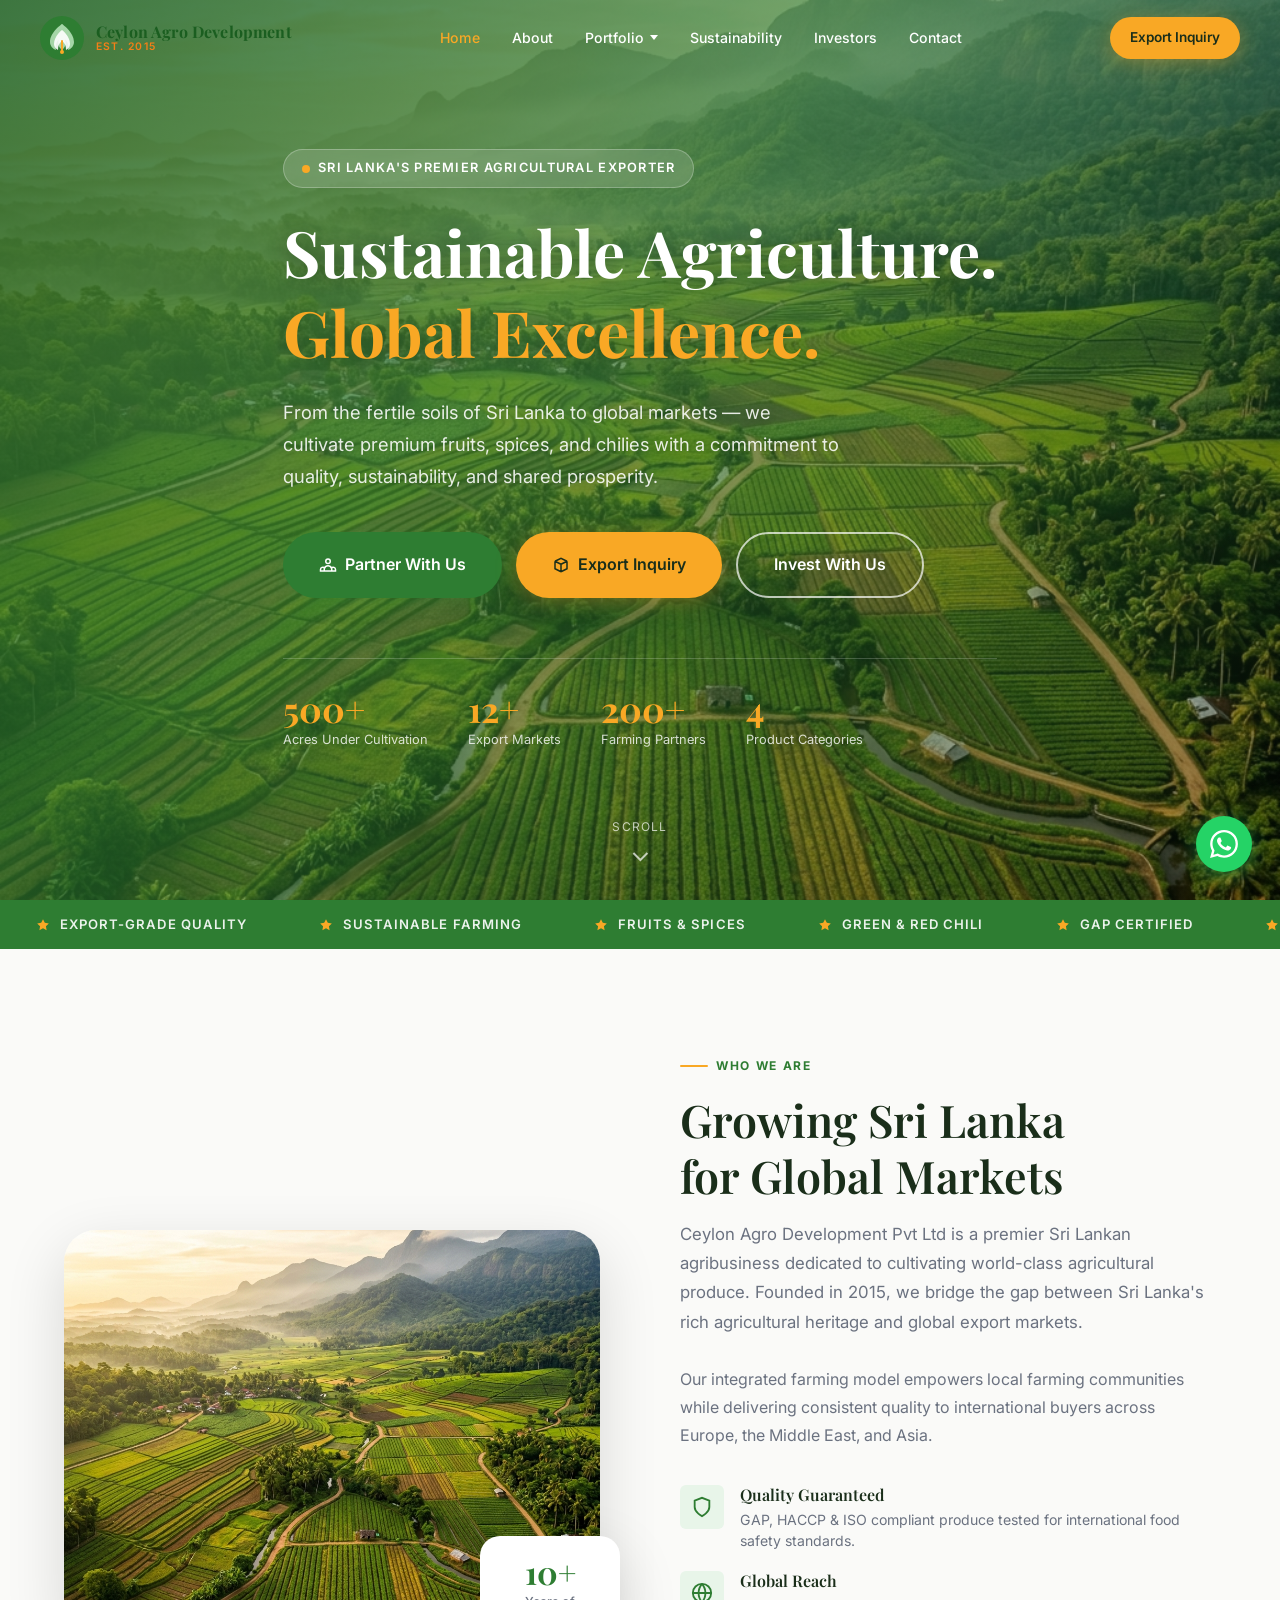
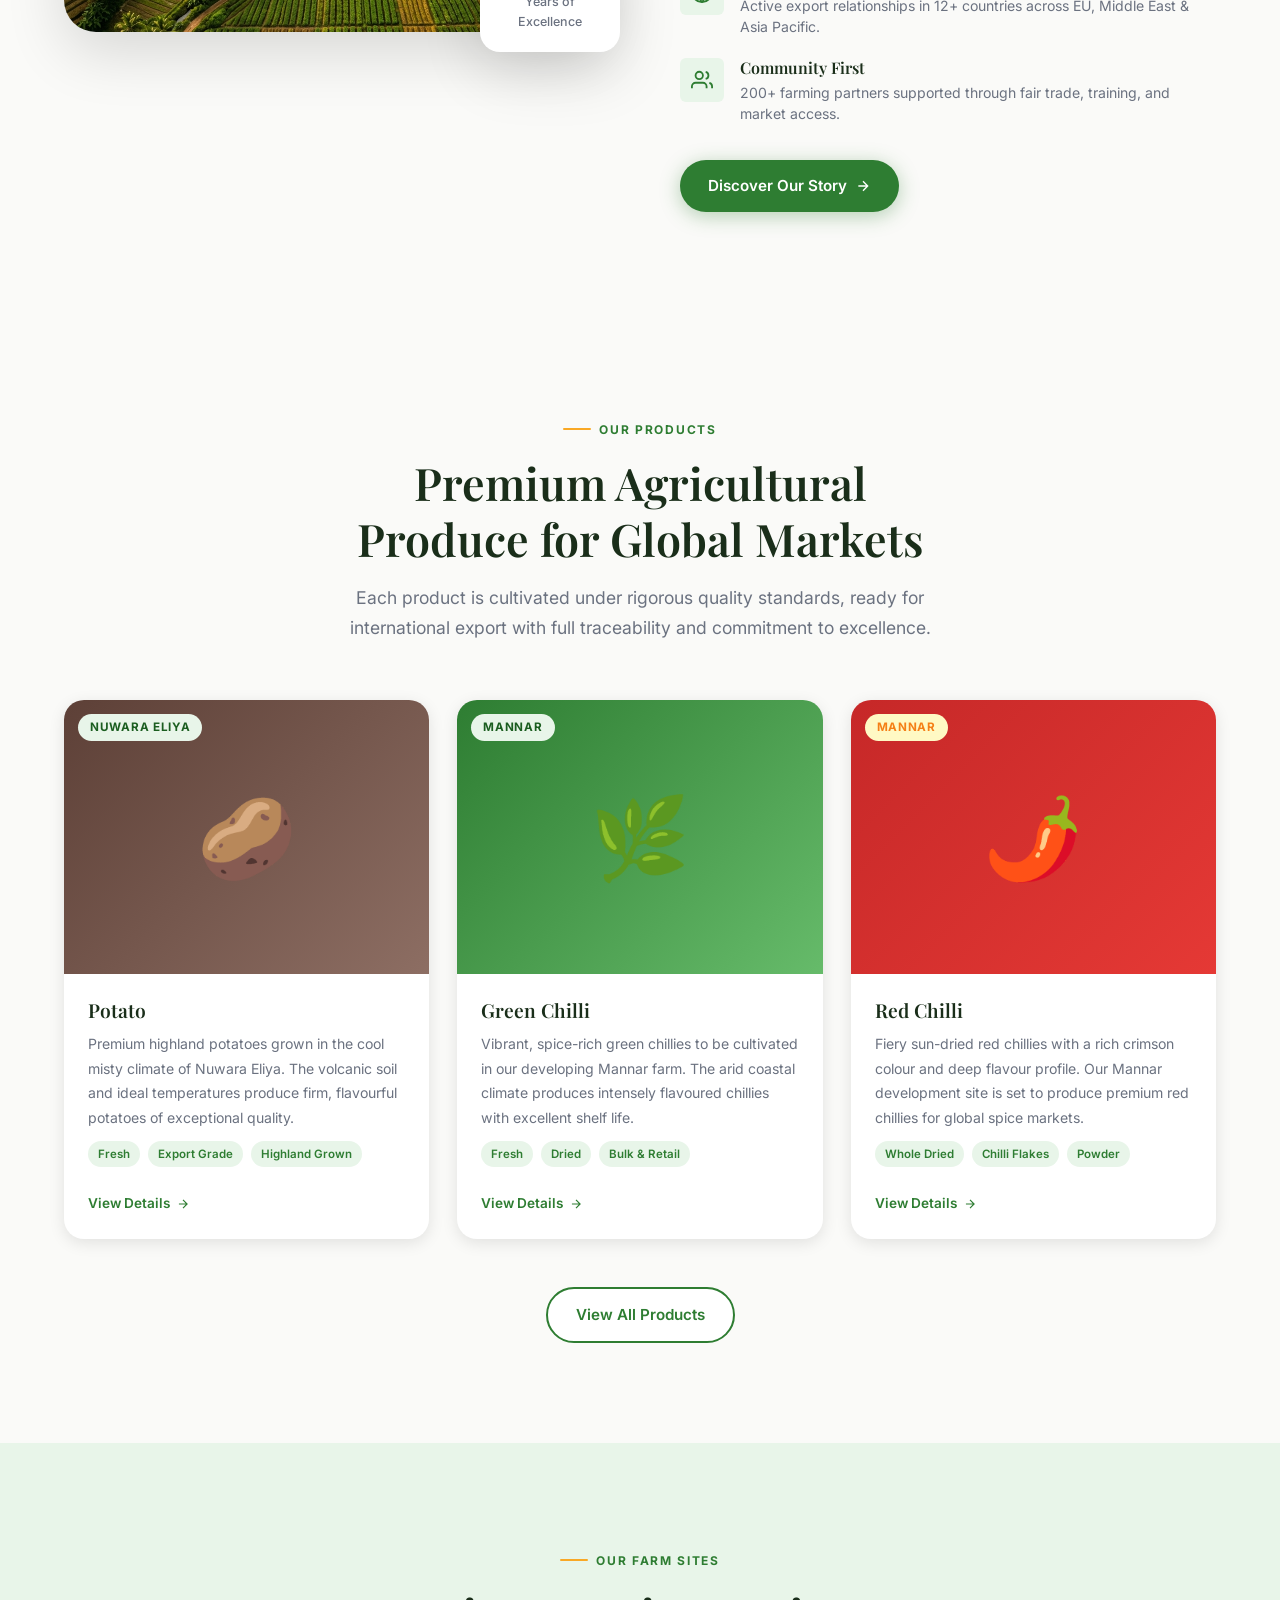
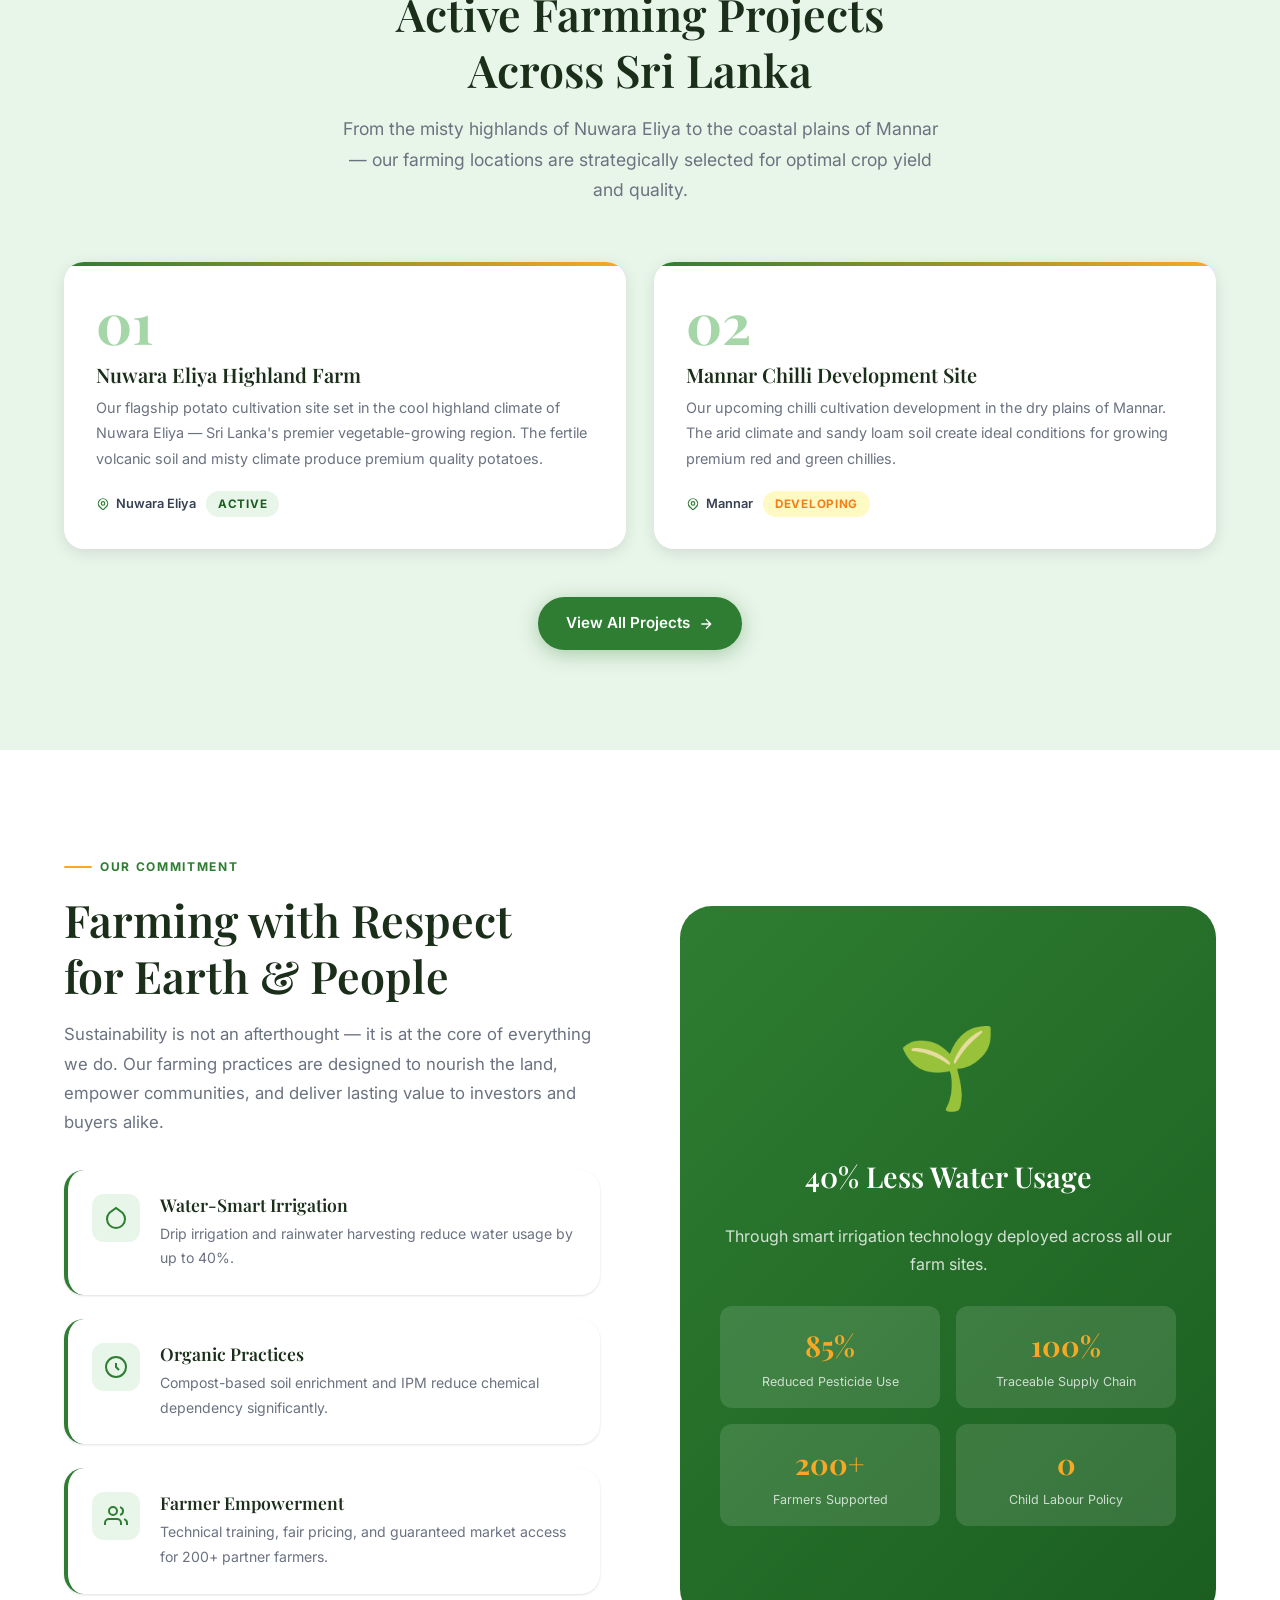
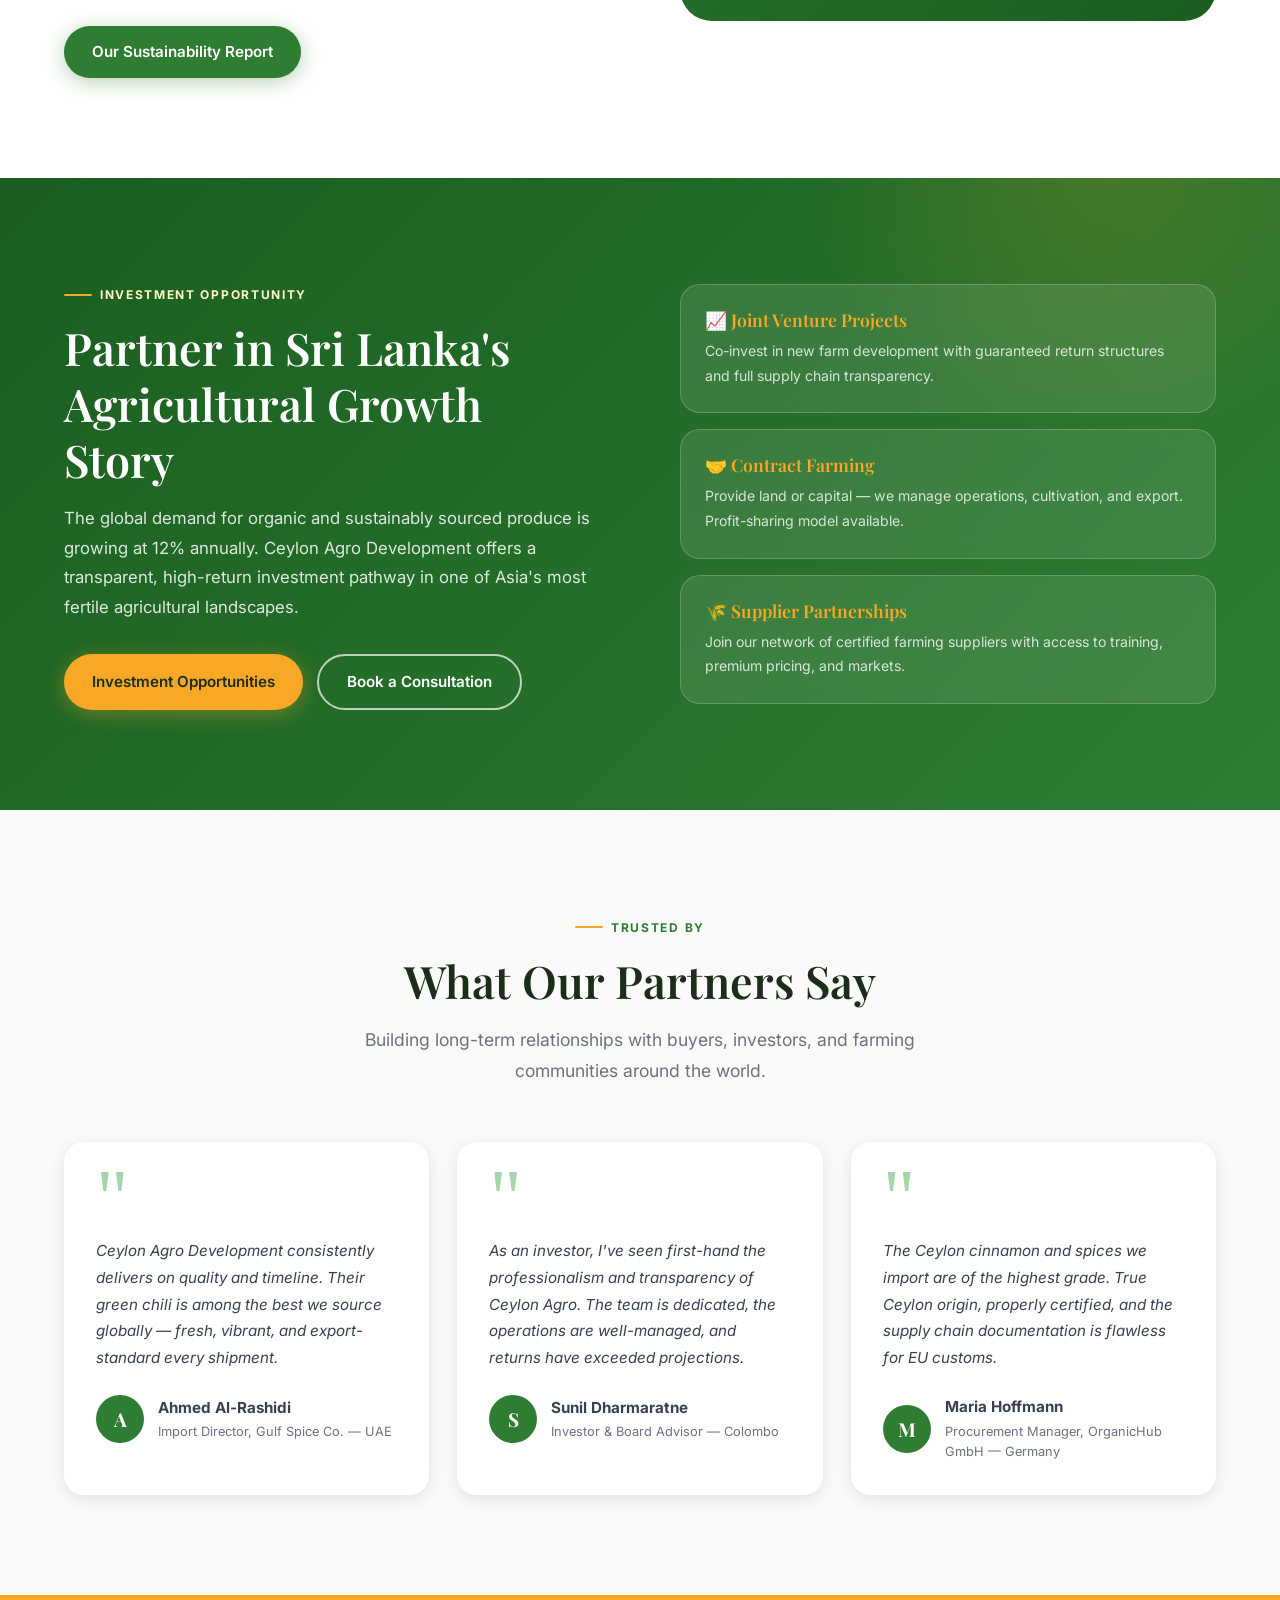
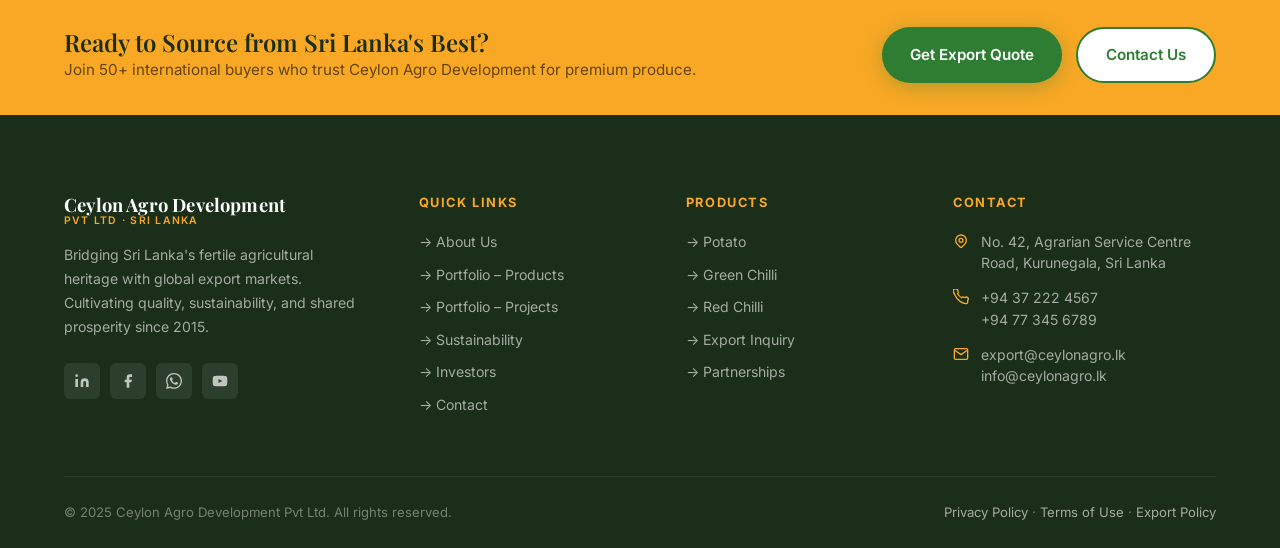
<file: index.html>
<!DOCTYPE html>
<html lang="en">
<head>
  <meta charset="UTF-8"/>
  <meta name="viewport" content="width=device-width, initial-scale=1.0"/>
  <title>Ceylon Agro Development | Sustainable Agriculture, Global Excellence</title>
  <meta name="description" content="Ceylon Agro Development Pvt Ltd is a premier Sri Lankan agricultural company specializing in export-ready fruits, spices, green chili, and red chili. Partner with us for world-class produce."/>
  <meta name="keywords" content="Ceylon Agro, Sri Lanka agriculture, export fruits, spices, green chili, red chili, sustainable farming, Ceylon exports"/>
  <link rel="icon" type="image/svg+xml" href="assets/favicon.svg"/>
  <link rel="stylesheet" href="styles.css"/>
</head>
<body>

<!-- ═══════════════ NAVBAR ═══════════════ -->
<nav class="navbar" id="navbar" role="navigation" aria-label="Main navigation">
  <div class="navbar-inner">
    <a href="index.html" class="navbar-logo" aria-label="Ceylon Agro Development - Home">
      <svg width="44" height="44" viewBox="0 0 44 44" fill="none" xmlns="http://www.w3.org/2000/svg">
        <circle cx="22" cy="22" r="22" fill="#2E7D32"/>
        <path d="M22 8 C22 8 10 16 10 26 C10 30 13 33 16 34 C15 30 16 26 19 23 C19 23 17 28 20 32 C21 33 22 34 22 34 C22 34 23 33 24 32 C27 28 25 23 25 23 C28 26 29 30 28 34 C31 33 34 30 34 26 C34 16 22 8 22 8Z" fill="#A5D6A7"/>
        <path d="M22 14 C22 14 14 20 14 28 C14 31 16 33 18 34 C18 30 19 27 22 25 C25 27 26 30 26 34 C28 33 30 31 30 28 C30 20 22 14 22 14Z" fill="white" opacity="0.9"/>
        <path d="M22 36 L22 25" stroke="#F9A825" stroke-width="2" stroke-linecap="round"/>
        <circle cx="22" cy="36" r="2" fill="#F9A825"/>
      </svg>
      <div class="logo-text">
        <span class="logo-name">Ceylon Agro Development</span>
        <span class="logo-sub">Est. 2015</span>
      </div>
    </a>
    <ul class="nav-links" role="list">
      <li><a href="index.html"          class="nav-link active">Home</a></li>
      <li><a href="about.html"          class="nav-link">About</a></li>
      <li class="nav-item-dropdown">
        <a href="#" class="nav-link">Portfolio</a>
        <div class="nav-dropdown">
          <a href="products.html"><span class="dd-icon">🥔</span> Products</a>
          <a href="projects.html"><span class="dd-icon">🌾</span> Projects</a>
        </div>
      </li>
      <li><a href="sustainability.html" class="nav-link">Sustainability</a></li>
      <li><a href="investors.html"      class="nav-link">Investors</a></li>
      <li><a href="contact.html"        class="nav-link">Contact</a></li>
    </ul>
    <div class="nav-cta">
      <a href="contact.html#export-inquiry" class="btn btn-gold btn-sm">Export Inquiry</a>
    </div>
    <button class="hamburger" id="hamburger" aria-label="Toggle menu" aria-expanded="false">
      <span></span><span></span><span></span>
    </button>
  </div>
  <div class="mobile-menu" id="mobile-menu" role="menu">
    <a href="index.html"          class="nav-link">Home</a>
    <a href="about.html"          class="nav-link">About</a>
    <div class="mobile-portfolio-label">Portfolio</div>
    <a href="products.html"       class="mobile-dropdown-item">🥔 Products</a>
    <a href="projects.html"       class="mobile-dropdown-item">🌾 Projects</a>
    <a href="sustainability.html" class="nav-link">Sustainability</a>
    <a href="investors.html"      class="nav-link">Investors</a>
    <a href="contact.html"        class="nav-link">Contact</a>
    <a href="contact.html#export-inquiry" class="btn btn-gold">Export Inquiry</a>
  </div>
</nav>

<!-- ═══════════════ HERO ═══════════════ -->
<section class="hero" id="home">
  <div class="hero-bg" id="hero-bg" style="background-image: url('assets/hero-farm.jpg'); background-color: #2E7D32;"></div>
  <div class="hero-overlay"></div>
  <div class="container">
    <div class="hero-content reveal">
      <div class="hero-badge">
        <span class="dot"></span>
        Sri Lanka's Premier Agricultural Exporter
      </div>
      <h1>Sustainable Agriculture.<br/><span>Global Excellence.</span></h1>
      <p class="hero-desc">From the fertile soils of Sri Lanka to global markets — we cultivate premium fruits, spices, and chilies with a commitment to quality, sustainability, and shared prosperity.</p>
      <div class="hero-actions">
        <a href="investors.html" class="btn btn-primary btn-lg">
          <svg width="18" height="18" fill="none" stroke="currentColor" stroke-width="2" viewBox="0 0 24 24"><path d="M17 20h5v-2a3 3 0 00-5.356-1.857M17 20H7m10 0v-2c0-.656-.126-1.283-.356-1.857M7 20H2v-2a3 3 0 015.356-1.857M7 20v-2c0-.656.126-1.283.356-1.857m0 0a5.002 5.002 0 019.288 0M15 7a3 3 0 11-6 0 3 3 0 016 0z"/></svg>
          Partner With Us
        </a>
        <a href="contact.html#export-inquiry" class="btn btn-gold btn-lg">
          <svg width="18" height="18" fill="none" stroke="currentColor" stroke-width="2" viewBox="0 0 24 24"><path d="M20 7l-8-4-8 4m16 0l-8 4m8-4v10l-8 4m0-10L4 7m8 4v10M4 7v10l8 4"/></svg>
          Export Inquiry
        </a>
        <a href="investors.html#invest" class="btn btn-outline-white btn-lg">
          Invest With Us
        </a>
      </div>
      <div class="hero-stats">
        <div class="stat-item">
          <span class="stat-num">500+</span>
          <div class="stat-label">Acres Under Cultivation</div>
        </div>
        <div class="stat-item">
          <span class="stat-num">12+</span>
          <div class="stat-label">Export Markets</div>
        </div>
        <div class="stat-item">
          <span class="stat-num">200+</span>
          <div class="stat-label">Farming Partners</div>
        </div>
        <div class="stat-item">
          <span class="stat-num">4</span>
          <div class="stat-label">Product Categories</div>
        </div>
      </div>
    </div>
  </div>
  <div class="hero-scroll" aria-hidden="true">
    <span>Scroll</span>
    <svg viewBox="0 0 24 24" fill="none" stroke="currentColor" stroke-width="2"><path d="M19 9l-7 7-7-7"/></svg>
  </div>
</section>

<!-- ═══════════════ MARQUEE ═══════════════ -->
<div class="marquee-bar" aria-hidden="true">
  <div class="marquee-track" id="marquee">
    <div class="marquee-item"><svg width="14" height="14" fill="currentColor" viewBox="0 0 24 24"><path d="M12 2l3.09 6.26L22 9.27l-5 4.87 1.18 6.88L12 17.77l-6.18 3.25L7 14.14 2 9.27l6.91-1.01L12 2z"/></svg>Export-Grade Quality</div>
    <div class="marquee-item"><svg width="14" height="14" fill="currentColor" viewBox="0 0 24 24"><path d="M12 2l3.09 6.26L22 9.27l-5 4.87 1.18 6.88L12 17.77l-6.18 3.25L7 14.14 2 9.27l6.91-1.01L12 2z"/></svg>Sustainable Farming</div>
    <div class="marquee-item"><svg width="14" height="14" fill="currentColor" viewBox="0 0 24 24"><path d="M12 2l3.09 6.26L22 9.27l-5 4.87 1.18 6.88L12 17.77l-6.18 3.25L7 14.14 2 9.27l6.91-1.01L12 2z"/></svg>Fruits &amp; Spices</div>
    <div class="marquee-item"><svg width="14" height="14" fill="currentColor" viewBox="0 0 24 24"><path d="M12 2l3.09 6.26L22 9.27l-5 4.87 1.18 6.88L12 17.77l-6.18 3.25L7 14.14 2 9.27l6.91-1.01L12 2z"/></svg>Green &amp; Red Chili</div>
    <div class="marquee-item"><svg width="14" height="14" fill="currentColor" viewBox="0 0 24 24"><path d="M12 2l3.09 6.26L22 9.27l-5 4.87 1.18 6.88L12 17.77l-6.18 3.25L7 14.14 2 9.27l6.91-1.01L12 2z"/></svg>GAP Certified</div>
    <div class="marquee-item"><svg width="14" height="14" fill="currentColor" viewBox="0 0 24 24"><path d="M12 2l3.09 6.26L22 9.27l-5 4.87 1.18 6.88L12 17.77l-6.18 3.25L7 14.14 2 9.27l6.91-1.01L12 2z"/></svg>EU &amp; Middle East Markets</div>
    <div class="marquee-item"><svg width="14" height="14" fill="currentColor" viewBox="0 0 24 24"><path d="M12 2l3.09 6.26L22 9.27l-5 4.87 1.18 6.88L12 17.77l-6.18 3.25L7 14.14 2 9.27l6.91-1.01L12 2z"/></svg>Farmer Empowerment</div>
    <div class="marquee-item"><svg width="14" height="14" fill="currentColor" viewBox="0 0 24 24"><path d="M12 2l3.09 6.26L22 9.27l-5 4.87 1.18 6.88L12 17.77l-6.18 3.25L7 14.14 2 9.27l6.91-1.01L12 2z"/></svg>ISO Compliant</div>
    <!-- Duplicate for seamless loop -->
    <div class="marquee-item"><svg width="14" height="14" fill="currentColor" viewBox="0 0 24 24"><path d="M12 2l3.09 6.26L22 9.27l-5 4.87 1.18 6.88L12 17.77l-6.18 3.25L7 14.14 2 9.27l6.91-1.01L12 2z"/></svg>Export-Grade Quality</div>
    <div class="marquee-item"><svg width="14" height="14" fill="currentColor" viewBox="0 0 24 24"><path d="M12 2l3.09 6.26L22 9.27l-5 4.87 1.18 6.88L12 17.77l-6.18 3.25L7 14.14 2 9.27l6.91-1.01L12 2z"/></svg>Sustainable Farming</div>
    <div class="marquee-item"><svg width="14" height="14" fill="currentColor" viewBox="0 0 24 24"><path d="M12 2l3.09 6.26L22 9.27l-5 4.87 1.18 6.88L12 17.77l-6.18 3.25L7 14.14 2 9.27l6.91-1.01L12 2z"/></svg>Fruits &amp; Spices</div>
    <div class="marquee-item"><svg width="14" height="14" fill="currentColor" viewBox="0 0 24 24"><path d="M12 2l3.09 6.26L22 9.27l-5 4.87 1.18 6.88L12 17.77l-6.18 3.25L7 14.14 2 9.27l6.91-1.01L12 2z"/></svg>Green &amp; Red Chili</div>
    <div class="marquee-item"><svg width="14" height="14" fill="currentColor" viewBox="0 0 24 24"><path d="M12 2l3.09 6.26L22 9.27l-5 4.87 1.18 6.88L12 17.77l-6.18 3.25L7 14.14 2 9.27l6.91-1.01L12 2z"/></svg>GAP Certified</div>
    <div class="marquee-item"><svg width="14" height="14" fill="currentColor" viewBox="0 0 24 24"><path d="M12 2l3.09 6.26L22 9.27l-5 4.87 1.18 6.88L12 17.77l-6.18 3.25L7 14.14 2 9.27l6.91-1.01L12 2z"/></svg>EU &amp; Middle East Markets</div>
    <div class="marquee-item"><svg width="14" height="14" fill="currentColor" viewBox="0 0 24 24"><path d="M12 2l3.09 6.26L22 9.27l-5 4.87 1.18 6.88L12 17.77l-6.18 3.25L7 14.14 2 9.27l6.91-1.01L12 2z"/></svg>Farmer Empowerment</div>
    <div class="marquee-item"><svg width="14" height="14" fill="currentColor" viewBox="0 0 24 24"><path d="M12 2l3.09 6.26L22 9.27l-5 4.87 1.18 6.88L12 17.77l-6.18 3.25L7 14.14 2 9.27l6.91-1.01L12 2z"/></svg>ISO Compliant</div>
  </div>
</div>

<!-- ═══════════════ ABOUT INTRO ═══════════════ -->
<section class="about-intro section" id="about-intro">
  <div class="container">
    <div class="about-intro-grid">
      <div class="about-intro-media reveal-left">
        <img src="assets/hero-farm.jpg" alt="Ceylon Agro Development farm fields" class="about-img-main" onerror="this.style.background='linear-gradient(135deg,#2E7D32,#388E3C)'; this.style.minHeight='400px'; this.style.borderRadius='20px';"/>
        <div class="about-img-badge">
          <div class="num">10+</div>
          <div class="lbl">Years of<br/>Excellence</div>
        </div>
      </div>
      <div class="reveal-right">
        <span class="section-label">Who We Are</span>
        <h2 class="section-title">Growing Sri Lanka<br/>for Global Markets</h2>
        <p style="color:var(--text-muted); margin-bottom:28px; font-size:1.05rem;">Ceylon Agro Development Pvt Ltd is a premier Sri Lankan agribusiness dedicated to cultivating world-class agricultural produce. Founded in 2015, we bridge the gap between Sri Lanka's rich agricultural heritage and global export markets.</p>
        <p style="color:var(--text-muted); margin-bottom:36px;">Our integrated farming model empowers local farming communities while delivering consistent quality to international buyers across Europe, the Middle East, and Asia.</p>
        <div class="about-features">
          <div class="about-feature">
            <div class="feature-icon">
              <svg width="22" height="22" fill="none" stroke="currentColor" stroke-width="2" viewBox="0 0 24 24"><path d="M12 22s8-4 8-10V5l-8-3-8 3v7c0 6 8 10 8 10z"/></svg>
            </div>
            <div class="feature-text">
              <h4>Quality Guaranteed</h4>
              <p>GAP, HACCP & ISO compliant produce tested for international food safety standards.</p>
            </div>
          </div>
          <div class="about-feature">
            <div class="feature-icon">
              <svg width="22" height="22" fill="none" stroke="currentColor" stroke-width="2" viewBox="0 0 24 24"><circle cx="12" cy="12" r="10"/><path d="M2 12h20M12 2a15.3 15.3 0 010 20M12 2a15.3 15.3 0 000 20"/></svg>
            </div>
            <div class="feature-text">
              <h4>Global Reach</h4>
              <p>Active export relationships in 12+ countries across EU, Middle East & Asia Pacific.</p>
            </div>
          </div>
          <div class="about-feature">
            <div class="feature-icon">
              <svg width="22" height="22" fill="none" stroke="currentColor" stroke-width="2" viewBox="0 0 24 24"><path d="M17 21v-2a4 4 0 00-4-4H5a4 4 0 00-4 4v2"/><circle cx="9" cy="7" r="4"/><path d="M23 21v-2a4 4 0 00-3-3.87m-4-12a4 4 0 010 7.75"/></svg>
            </div>
            <div class="feature-text">
              <h4>Community First</h4>
              <p>200+ farming partners supported through fair trade, training, and market access.</p>
            </div>
          </div>
        </div>
        <a href="about.html" class="btn btn-primary" style="margin-top:36px;">
          Discover Our Story
          <svg width="16" height="16" fill="none" stroke="currentColor" stroke-width="2" viewBox="0 0 24 24"><path d="M5 12h14M12 5l7 7-7 7"/></svg>
        </a>
      </div>
    </div>
  </div>
</section>

<!-- ═══════════════ PRODUCTS ═══════════════ -->
<section class="section" id="products-home" style="background:var(--off-white);">
  <div class="container">
    <div class="text-center reveal">
      <span class="section-label">Our Products</span>
      <h2 class="section-title">Premium Agricultural<br/>Produce for Global Markets</h2>
      <p class="section-subtitle">Each product is cultivated under rigorous quality standards, ready for international export with full traceability and commitment to excellence.</p>
    </div>
    <div class="products-grid">
      <!-- Potato -->
      <article class="product-card reveal">
        <div class="product-img-wrap">
          <div style="width:100%;aspect-ratio:4/3;background:linear-gradient(135deg,#5D4037,#8D6E63);display:flex;align-items:center;justify-content:center;font-size:5rem;">🥔</div>
          <span class="badge badge-green">Nuwara Eliya</span>
        </div>
        <div class="product-body">
          <h3>Potato</h3>
          <p>Premium highland potatoes grown in the cool misty climate of Nuwara Eliya. The volcanic soil and ideal temperatures produce firm, flavourful potatoes of exceptional quality.</p>
          <div class="product-specs">
            <span class="spec-tag">Fresh</span>
            <span class="spec-tag">Export Grade</span>
            <span class="spec-tag">Highland Grown</span>
          </div>
          <a href="products.html#potato" class="product-link">
            View Details
            <svg width="14" height="14" fill="none" stroke="currentColor" stroke-width="2" viewBox="0 0 24 24"><path d="M5 12h14M12 5l7 7-7 7"/></svg>
          </a>
        </div>
      </article>
      <!-- Green Chili -->
      <article class="product-card reveal">
        <div class="product-img-wrap">
          <div style="width:100%;aspect-ratio:4/3;background:linear-gradient(135deg,#2E7D32,#66BB6A);display:flex;align-items:center;justify-content:center;font-size:5rem;">🌿</div>
          <span class="badge badge-green">Mannar</span>
        </div>
        <div class="product-body">
          <h3>Green Chilli</h3>
          <p>Vibrant, spice-rich green chillies to be cultivated in our developing Mannar farm. The arid coastal climate produces intensely flavoured chillies with excellent shelf life.</p>
          <div class="product-specs">
            <span class="spec-tag">Fresh</span>
            <span class="spec-tag">Dried</span>
            <span class="spec-tag">Bulk &amp; Retail</span>
          </div>
          <a href="products.html#green-chilli" class="product-link">
            View Details
            <svg width="14" height="14" fill="none" stroke="currentColor" stroke-width="2" viewBox="0 0 24 24"><path d="M5 12h14M12 5l7 7-7 7"/></svg>
          </a>
        </div>
      </article>
      <!-- Red Chili -->
      <article class="product-card reveal">
        <div class="product-img-wrap">
          <div style="width:100%;aspect-ratio:4/3;background:linear-gradient(135deg,#c62828,#e53935);display:flex;align-items:center;justify-content:center;font-size:5rem;">🌶️</div>
          <span class="badge badge-gold">Mannar</span>
        </div>
        <div class="product-body">
          <h3>Red Chilli</h3>
          <p>Fiery sun-dried red chillies with a rich crimson colour and deep flavour profile. Our Mannar development site is set to produce premium red chillies for global spice markets.</p>
          <div class="product-specs">
            <span class="spec-tag">Whole Dried</span>
            <span class="spec-tag">Chilli Flakes</span>
            <span class="spec-tag">Powder</span>
          </div>
          <a href="products.html#red-chilli" class="product-link">
            View Details
            <svg width="14" height="14" fill="none" stroke="currentColor" stroke-width="2" viewBox="0 0 24 24"><path d="M5 12h14M12 5l7 7-7 7"/></svg>
          </a>
        </div>
      </article>
    </div>
    <div style="text-align:center; margin-top:48px;">
      <a href="products.html" class="btn btn-secondary">View All Products</a>
    </div>
  </div>
</section>

<!-- ═══════════════ PROJECTS SNAPSHOT ═══════════════ -->
<section class="section projects-bg" id="projects-home">
  <div class="container">
    <div class="text-center reveal">
      <span class="section-label">Our Farm Sites</span>
      <h2 class="section-title">Active Farming Projects<br/>Across Sri Lanka</h2>
      <p class="section-subtitle">From the misty highlands of Nuwara Eliya to the coastal plains of Mannar — our farming locations are strategically selected for optimal crop yield and quality.</p>
    </div>
    <div class="projects-grid">
      <div class="project-card reveal">
        <div class="project-num">01</div>
        <h3>Nuwara Eliya Highland Farm</h3>
        <p>Our flagship potato cultivation site set in the cool highland climate of Nuwara Eliya — Sri Lanka's premier vegetable-growing region. The fertile volcanic soil and misty climate produce premium quality potatoes.</p>
        <div class="project-meta">
          <span class="meta-item"><svg width="14" height="14" fill="none" stroke="currentColor" stroke-width="2" viewBox="0 0 24 24"><path d="M17.657 16.657L13.414 20.9a1.998 1.998 0 01-2.827 0l-4.244-4.243a8 8 0 1111.314 0z"/><circle cx="12" cy="11" r="3"/></svg> Nuwara Eliya</span>
          <span class="badge badge-green">Active</span>
        </div>
      </div>
      <div class="project-card reveal">
        <div class="project-num">02</div>
        <h3>Mannar Chilli Development Site</h3>
        <p>Our upcoming chilli cultivation development in the dry plains of Mannar. The arid climate and sandy loam soil create ideal conditions for growing premium red and green chillies.</p>
        <div class="project-meta">
          <span class="meta-item"><svg width="14" height="14" fill="none" stroke="currentColor" stroke-width="2" viewBox="0 0 24 24"><path d="M17.657 16.657L13.414 20.9a1.998 1.998 0 01-2.827 0l-4.244-4.243a8 8 0 1111.314 0z"/><circle cx="12" cy="11" r="3"/></svg> Mannar</span>
          <span class="badge badge-gold">Developing</span>
        </div>
      </div>
    </div>
    <div style="text-align:center; margin-top:48px;">
      <a href="projects.html" class="btn btn-primary">
        View All Projects
        <svg width="16" height="16" fill="none" stroke="currentColor" stroke-width="2" viewBox="0 0 24 24"><path d="M5 12h14M12 5l7 7-7 7"/></svg>
      </a>
    </div>
  </div>
</section>

<!-- ═══════════════ SUSTAINABILITY INTRO ═══════════════ -->
<section class="section" id="sus-home" style="background:var(--white);">
  <div class="container">
    <div class="sustainability-grid">
      <div class="reveal-left">
        <span class="section-label">Our Commitment</span>
        <h2 class="section-title">Farming with Respect<br/>for Earth & People</h2>
        <p style="color:var(--text-muted); margin-bottom:32px; font-size:1.05rem;">Sustainability is not an afterthought — it is at the core of everything we do. Our farming practices are designed to nourish the land, empower communities, and deliver lasting value to investors and buyers alike.</p>
        <div class="sus-pillars">
          <div class="sus-pillar">
            <div class="sus-pillar-icon">
              <svg width="24" height="24" fill="none" stroke="currentColor" stroke-width="2" viewBox="0 0 24 24"><path d="M12 22c-4.97 0-9-4.03-9-9 0-2.27.84-4.34 2.22-5.93L12 2l6.78 5.07C20.16 8.66 21 10.73 21 13c0 4.97-4.03 9-9 9z"/></svg>
            </div>
            <div>
              <h4>Water-Smart Irrigation</h4>
              <p>Drip irrigation and rainwater harvesting reduce water usage by up to 40%.</p>
            </div>
          </div>
          <div class="sus-pillar">
            <div class="sus-pillar-icon">
              <svg width="24" height="24" fill="none" stroke="currentColor" stroke-width="2" viewBox="0 0 24 24"><circle cx="12" cy="12" r="10"/><path d="M12 8v4l3 3"/></svg>
            </div>
            <div>
              <h4>Organic Practices</h4>
              <p>Compost-based soil enrichment and IPM reduce chemical dependency significantly.</p>
            </div>
          </div>
          <div class="sus-pillar">
            <div class="sus-pillar-icon">
              <svg width="24" height="24" fill="none" stroke="currentColor" stroke-width="2" viewBox="0 0 24 24"><path d="M17 21v-2a4 4 0 00-4-4H5a4 4 0 00-4 4v2"/><circle cx="9" cy="7" r="4"/><path d="M23 21v-2a4 4 0 00-3-3.87m-4-12a4 4 0 010 7.75"/></svg>
            </div>
            <div>
              <h4>Farmer Empowerment</h4>
              <p>Technical training, fair pricing, and guaranteed market access for 200+ partner farmers.</p>
            </div>
          </div>
        </div>
        <a href="sustainability.html" class="btn btn-primary" style="margin-top:32px;">Our Sustainability Report</a>
      </div>
      <div class="reveal-right">
        <div style="background:linear-gradient(135deg,#2E7D32,#1B5E20); border-radius:32px; aspect-ratio:3/4; display:flex; flex-direction:column; align-items:center; justify-content:center; gap:28px; padding:40px; text-align:center;">
          <div style="font-size:5rem;">🌱</div>
          <h3 style="color:white; font-size:1.8rem;">40% Less Water Usage</h3>
          <p style="color:rgba(255,255,255,.8);">Through smart irrigation technology deployed across all our farm sites.</p>
          <div style="display:grid; grid-template-columns:1fr 1fr; gap:16px; width:100%;">
            <div style="background:rgba(255,255,255,.12); border-radius:12px; padding:16px;">
              <div style="font-family:'Playfair Display',serif; font-size:1.8rem; color:#F9A825; font-weight:700;">85%</div>
              <div style="font-size:.78rem; color:rgba(255,255,255,.75); margin-top:4px;">Reduced Pesticide Use</div>
            </div>
            <div style="background:rgba(255,255,255,.12); border-radius:12px; padding:16px;">
              <div style="font-family:'Playfair Display',serif; font-size:1.8rem; color:#F9A825; font-weight:700;">100%</div>
              <div style="font-size:.78rem; color:rgba(255,255,255,.75); margin-top:4px;">Traceable Supply Chain</div>
            </div>
            <div style="background:rgba(255,255,255,.12); border-radius:12px; padding:16px;">
              <div style="font-family:'Playfair Display',serif; font-size:1.8rem; color:#F9A825; font-weight:700;">200+</div>
              <div style="font-size:.78rem; color:rgba(255,255,255,.75); margin-top:4px;">Farmers Supported</div>
            </div>
            <div style="background:rgba(255,255,255,.12); border-radius:12px; padding:16px;">
              <div style="font-family:'Playfair Display',serif; font-size:1.8rem; color:#F9A825; font-weight:700;">0</div>
              <div style="font-size:.78rem; color:rgba(255,255,255,.75); margin-top:4px;">Child Labour Policy</div>
            </div>
          </div>
        </div>
      </div>
    </div>
  </div>
</section>

<!-- ═══════════════ INVESTORS CTA ═══════════════ -->
<section class="investors-section section" id="invest-home">
  <div class="container">
    <div class="investors-grid">
      <div class="investors-text reveal-left">
        <span class="section-label" style="color:var(--gold-light);">Investment Opportunity</span>
        <h2 class="section-title" style="color:white;">Partner in Sri Lanka's<br/>Agricultural Growth Story</h2>
        <p>The global demand for organic and sustainably sourced produce is growing at 12% annually. Ceylon Agro Development offers a transparent, high-return investment pathway in one of Asia's most fertile agricultural landscapes.</p>
        <div style="display:flex; gap:14px; flex-wrap:wrap;">
          <a href="investors.html" class="btn btn-gold">Investment Opportunities</a>
          <a href="contact.html" class="btn btn-outline-white">Book a Consultation</a>
        </div>
      </div>
      <div class="investors-cards reveal-right">
        <div class="investor-card">
          <h4>📈 Joint Venture Projects</h4>
          <p>Co-invest in new farm development with guaranteed return structures and full supply chain transparency.</p>
        </div>
        <div class="investor-card">
          <h4>🤝 Contract Farming</h4>
          <p>Provide land or capital — we manage operations, cultivation, and export. Profit-sharing model available.</p>
        </div>
        <div class="investor-card">
          <h4>🌾 Supplier Partnerships</h4>
          <p>Join our network of certified farming suppliers with access to training, premium pricing, and markets.</p>
        </div>
      </div>
    </div>
  </div>
</section>

<!-- ═══════════════ TESTIMONIALS ═══════════════ -->
<section class="testimonials-bg section" id="testimonials">
  <div class="container">
    <div class="text-center reveal">
      <span class="section-label">Trusted By</span>
      <h2 class="section-title">What Our Partners Say</h2>
      <p class="section-subtitle">Building long-term relationships with buyers, investors, and farming communities around the world.</p>
    </div>
    <div class="testimonials-grid">
      <div class="testimonial-card reveal">
        <span class="quote-icon">"</span>
        <p>Ceylon Agro Development consistently delivers on quality and timeline. Their green chili is among the best we source globally — fresh, vibrant, and export-standard every shipment.</p>
        <div class="testimonial-author">
          <div class="author-avatar">A</div>
          <div class="author-info">
            <div class="name">Ahmed Al-Rashidi</div>
            <div class="role">Import Director, Gulf Spice Co. — UAE</div>
          </div>
        </div>
      </div>
      <div class="testimonial-card reveal">
        <span class="quote-icon">"</span>
        <p>As an investor, I've seen first-hand the professionalism and transparency of Ceylon Agro. The team is dedicated, the operations are well-managed, and returns have exceeded projections.</p>
        <div class="testimonial-author">
          <div class="author-avatar">S</div>
          <div class="author-info">
            <div class="name">Sunil Dharmaratne</div>
            <div class="role">Investor & Board Advisor — Colombo</div>
          </div>
        </div>
      </div>
      <div class="testimonial-card reveal">
        <span class="quote-icon">"</span>
        <p>The Ceylon cinnamon and spices we import are of the highest grade. True Ceylon origin, properly certified, and the supply chain documentation is flawless for EU customs.</p>
        <div class="testimonial-author">
          <div class="author-avatar">M</div>
          <div class="author-info">
            <div class="name">Maria Hoffmann</div>
            <div class="role">Procurement Manager, OrganicHub GmbH — Germany</div>
          </div>
        </div>
      </div>
    </div>
  </div>
</section>

<!-- ═══════════════ CTA BAR ═══════════════ -->
<div class="cta-bar">
  <div class="container">
    <div class="cta-bar-inner">
      <div>
        <h3>Ready to Source from Sri Lanka's Best?</h3>
        <p>Join 50+ international buyers who trust Ceylon Agro Development for premium produce.</p>
      </div>
      <div class="cta-bar-actions">
        <a href="contact.html#export-inquiry" class="btn btn-primary">Get Export Quote</a>
        <a href="contact.html" class="btn btn-secondary">Contact Us</a>
      </div>
    </div>
  </div>
</div>

<!-- ═══════════════ FOOTER ═══════════════ -->
<footer class="footer">
  <div class="container">
    <div class="footer-grid">
      <div class="footer-brand">
        <div class="navbar-logo" style="margin-bottom:16px;">
          <div class="logo-text">
            <span class="logo-name">Ceylon Agro Development</span>
            <span class="logo-sub">Pvt Ltd · Sri Lanka</span>
          </div>
        </div>
        <p>Bridging Sri Lanka's fertile agricultural heritage with global export markets. Cultivating quality, sustainability, and shared prosperity since 2015.</p>
        <div class="footer-social">
          <a href="#" class="social-btn" aria-label="LinkedIn">
            <svg width="16" height="16" fill="currentColor" viewBox="0 0 24 24"><path d="M16 8a6 6 0 016 6v7h-4v-7a2 2 0 00-2-2 2 2 0 00-2 2v7h-4v-7a6 6 0 016-6zM2 9h4v12H2z"/><circle cx="4" cy="4" r="2"/></svg>
          </a>
          <a href="#" class="social-btn" aria-label="Facebook">
            <svg width="16" height="16" fill="currentColor" viewBox="0 0 24 24"><path d="M18 2h-3a5 5 0 00-5 5v3H7v4h3v8h4v-8h3l1-4h-4V7a1 1 0 011-1h3z"/></svg>
          </a>
          <a href="#" class="social-btn" aria-label="WhatsApp">
            <svg width="16" height="16" fill="currentColor" viewBox="0 0 24 24"><path d="M.057 24l1.687-6.163c-1.041-1.804-1.588-3.849-1.587-5.946.003-6.556 5.338-11.891 11.893-11.891 3.181.001 6.167 1.24 8.413 3.488 2.245 2.248 3.481 5.236 3.48 8.414-.003 6.557-5.338 11.892-11.893 11.892-1.99-.001-3.951-.5-5.688-1.448l-6.305 1.654zm6.597-3.807c1.676.995 3.276 1.591 5.392 1.592 5.448 0 9.886-4.434 9.889-9.885.002-5.462-4.415-9.89-9.881-9.892-5.452 0-9.887 4.434-9.889 9.884-.001 2.225.651 3.891 1.746 5.634l-.999 3.648 3.742-.981zm11.387-5.464c-.074-.124-.272-.198-.57-.347-.297-.149-1.758-.868-2.031-.967-.272-.099-.47-.149-.669.149-.198.297-.768.967-.941 1.165-.173.198-.347.223-.644.074-.297-.149-1.255-.462-2.39-1.475-.883-.788-1.48-1.761-1.653-2.059-.173-.297-.018-.458.13-.606.134-.133.297-.347.446-.521.151-.172.2-.296.3-.495.099-.198.05-.372-.025-.521-.075-.148-.669-1.611-.916-2.206-.242-.579-.487-.501-.669-.51l-.57-.01c-.198 0-.52.074-.792.372s-1.04 1.016-1.04 2.479 1.065 2.876 1.213 3.074c.149.198 2.095 3.2 5.076 4.487.709.306 1.263.489 1.694.626.712.226 1.36.194 1.872.118.571-.085 1.758-.719 2.006-1.413.248-.695.248-1.29.173-1.414z"/></svg>
          </a>
          <a href="#" class="social-btn" aria-label="YouTube">
            <svg width="16" height="16" fill="currentColor" viewBox="0 0 24 24"><path d="M22.54 6.42a2.78 2.78 0 00-1.95-1.96C18.88 4 12 4 12 4s-6.88 0-8.59.46a2.78 2.78 0 00-1.95 1.96A29 29 0 001 12a29 29 0 00.46 5.58A2.78 2.78 0 003.41 19.6C5.12 20 12 20 12 20s6.88 0 8.59-.4a2.78 2.78 0 001.95-1.95A29 29 0 0023 12a29 29 0 00-.46-5.58zM9.75 15.02V8.98L15.5 12l-5.75 3.02z"/></svg>
          </a>
        </div>
      </div>
      <div class="footer-col">
        <h5>Quick Links</h5>
        <ul class="footer-links">
          <li><a href="about.html">→ About Us</a></li>
          <li><a href="products.html">→ Portfolio – Products</a></li>
          <li><a href="projects.html">→ Portfolio – Projects</a></li>
          <li><a href="sustainability.html">→ Sustainability</a></li>
          <li><a href="investors.html">→ Investors</a></li>
          <li><a href="contact.html">→ Contact</a></li>
        </ul>
      </div>
      <div class="footer-col">
        <h5>Products</h5>
        <ul class="footer-links">
          <li><a href="products.html#potato">→ Potato</a></li>
          <li><a href="products.html#green-chilli">→ Green Chilli</a></li>
          <li><a href="products.html#red-chilli">→ Red Chilli</a></li>
          <li><a href="contact.html#export-inquiry">→ Export Inquiry</a></li>
          <li><a href="investors.html#partner">→ Partnerships</a></li>
        </ul>
      </div>
      <div class="footer-col">
        <h5>Contact</h5>
        <div class="footer-contacts">
          <div class="footer-contact-item">
            <svg width="16" height="16" fill="none" stroke="currentColor" stroke-width="2" viewBox="0 0 24 24"><path d="M17.657 16.657L13.414 20.9a1.998 1.998 0 01-2.827 0l-4.244-4.243a8 8 0 1111.314 0z"/><circle cx="12" cy="11" r="3"/></svg>
            <span>No. 42, Agrarian Service Centre Road, Kurunegala, Sri Lanka</span>
          </div>
          <div class="footer-contact-item">
            <svg width="16" height="16" fill="none" stroke="currentColor" stroke-width="2" viewBox="0 0 24 24"><path d="M22 16.92v3a2 2 0 01-2.18 2 19.79 19.79 0 01-8.63-3.07A19.5 19.5 0 013.07 9.38 19.79 19.79 0 01.14 .93 2 2 0 012.12 0h3a2 2 0 012 1.72c.127.96.361 1.903.7 2.81a2 2 0 01-.45 2.11L6.91 7.09a16 16 0 006 6l.46-.46a2 2 0 012.11-.45c.907.339 1.85.573 2.81.7A2 2 0 0122 16.92z"/></svg>
            <span>+94 37 222 4567<br/>+94 77 345 6789</span>
          </div>
          <div class="footer-contact-item">
            <svg width="16" height="16" fill="none" stroke="currentColor" stroke-width="2" viewBox="0 0 24 24"><path d="M4 4h16c1.1 0 2 .9 2 2v12c0 1.1-.9 2-2 2H4c-1.1 0-2-.9-2-2V6c0-1.1.9-2 2-2z"/><polyline points="22,6 12,13 2,6"/></svg>
            <span>export@ceylonagro.lk<br/>info@ceylonagro.lk</span>
          </div>
        </div>
      </div>
    </div>
    <div class="footer-bottom">
      <p>© 2025 Ceylon Agro Development Pvt Ltd. All rights reserved.</p>
      <p><a href="#">Privacy Policy</a> · <a href="#">Terms of Use</a> · <a href="#">Export Policy</a></p>
    </div>
  </div>
</footer>

<!-- WhatsApp Float -->
<a href="https://wa.me/94773456789?text=Hello%20Ceylon%20Agro%20Development%2C%20I%20am%20interested%20in%20your%20products." class="whatsapp-float" target="_blank" rel="noopener" aria-label="Chat on WhatsApp">
  <svg width="28" height="28" fill="white" viewBox="0 0 24 24"><path d="M.057 24l1.687-6.163c-1.041-1.804-1.588-3.849-1.587-5.946.003-6.556 5.338-11.891 11.893-11.891 3.181.001 6.167 1.24 8.413 3.488 2.245 2.248 3.481 5.236 3.48 8.414-.003 6.557-5.338 11.892-11.893 11.892-1.99-.001-3.951-.5-5.688-1.448l-6.305 1.654zm6.597-3.807c1.676.995 3.276 1.591 5.392 1.592 5.448 0 9.886-4.434 9.889-9.885.002-5.462-4.415-9.89-9.881-9.892-5.452 0-9.887 4.434-9.889 9.884-.001 2.225.651 3.891 1.746 5.634l-.999 3.648 3.742-.981zm11.387-5.464c-.074-.124-.272-.198-.57-.347-.297-.149-1.758-.868-2.031-.967-.272-.099-.47-.149-.669.149-.198.297-.768.967-.941 1.165-.173.198-.347.223-.644.074-.297-.149-1.255-.462-2.39-1.475-.883-.788-1.48-1.761-1.653-2.059-.173-.297-.018-.458.13-.606.134-.133.297-.347.446-.521.151-.172.2-.296.3-.495.099-.198.05-.372-.025-.521-.075-.148-.669-1.611-.916-2.206-.242-.579-.487-.501-.669-.51l-.57-.01c-.198 0-.52.074-.792.372s-1.04 1.016-1.04 2.479 1.065 2.876 1.213 3.074c.149.198 2.095 3.2 5.076 4.487.709.306 1.263.489 1.694.626.712.226 1.36.194 1.872.118.571-.085 1.758-.719 2.006-1.413.248-.695.248-1.29.173-1.414z"/></svg>
</a>

<script src="script.js"></script>
</body>
</html>
</file>
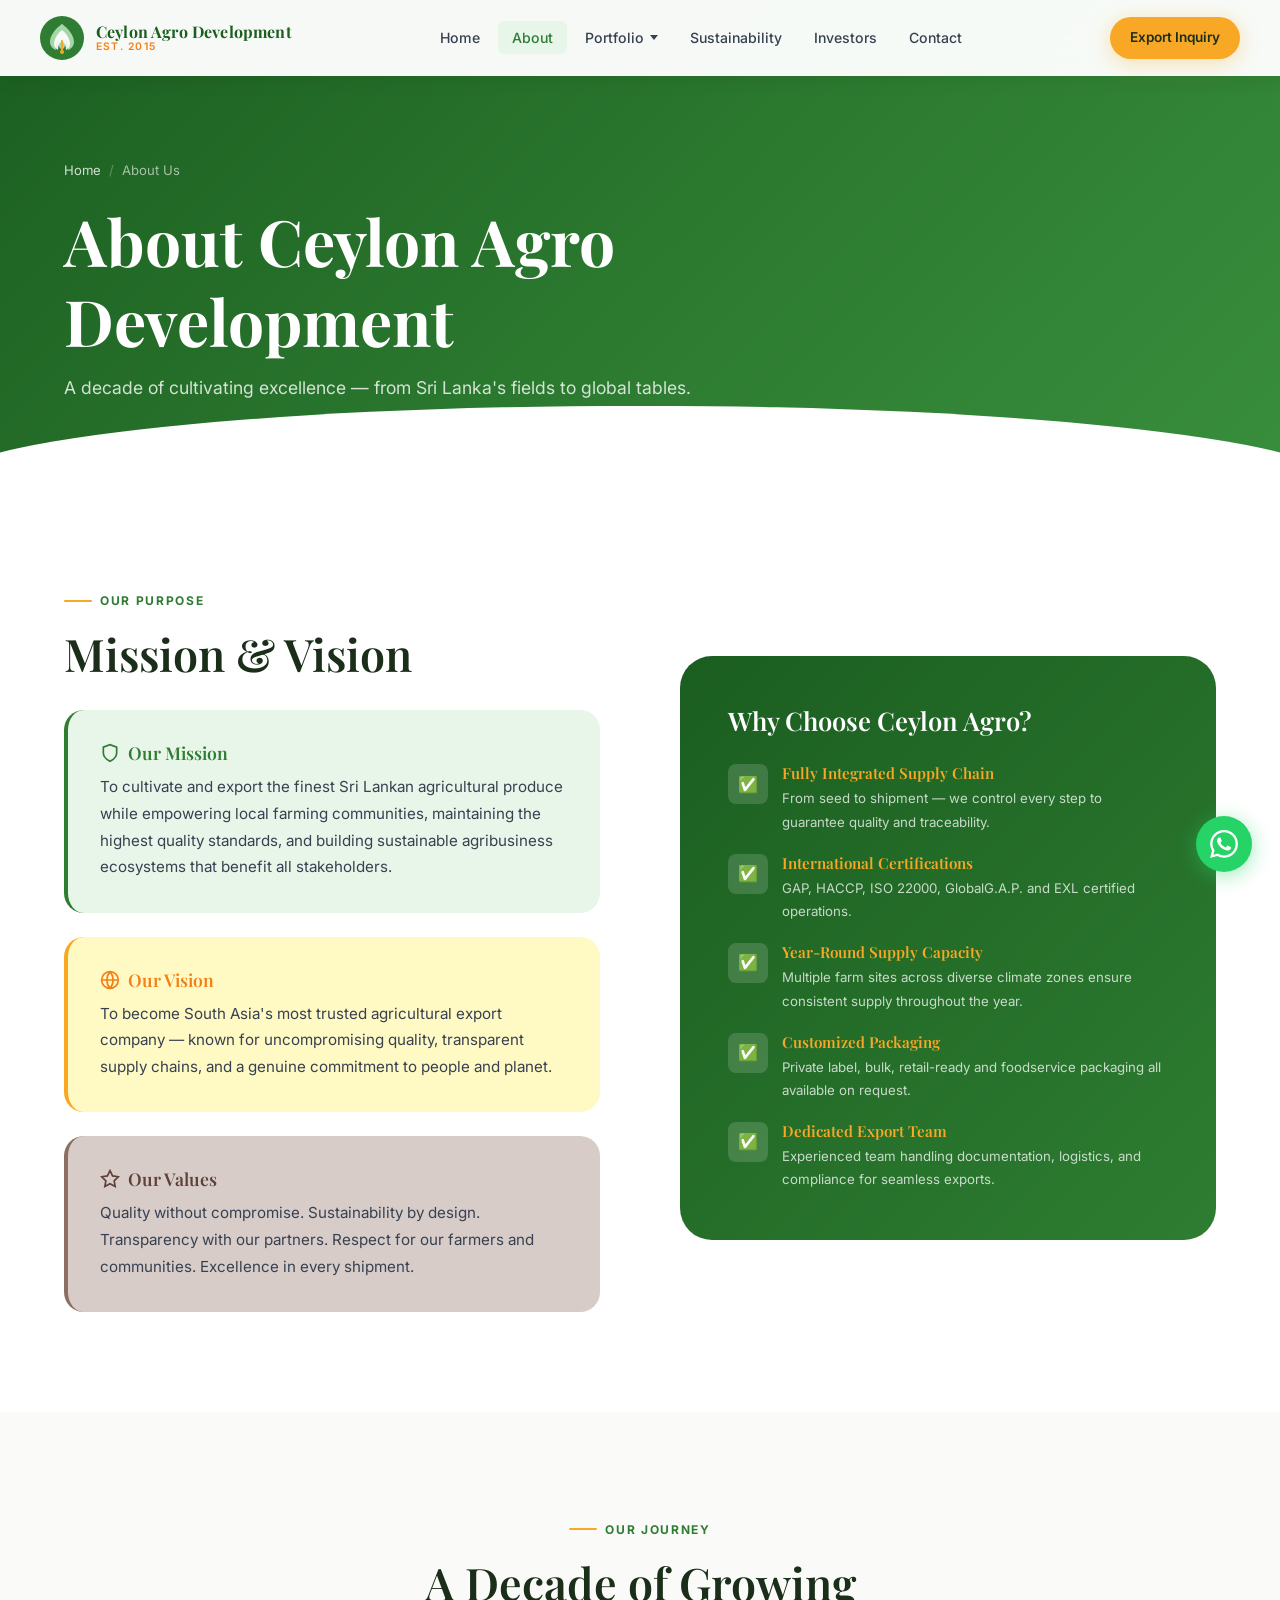
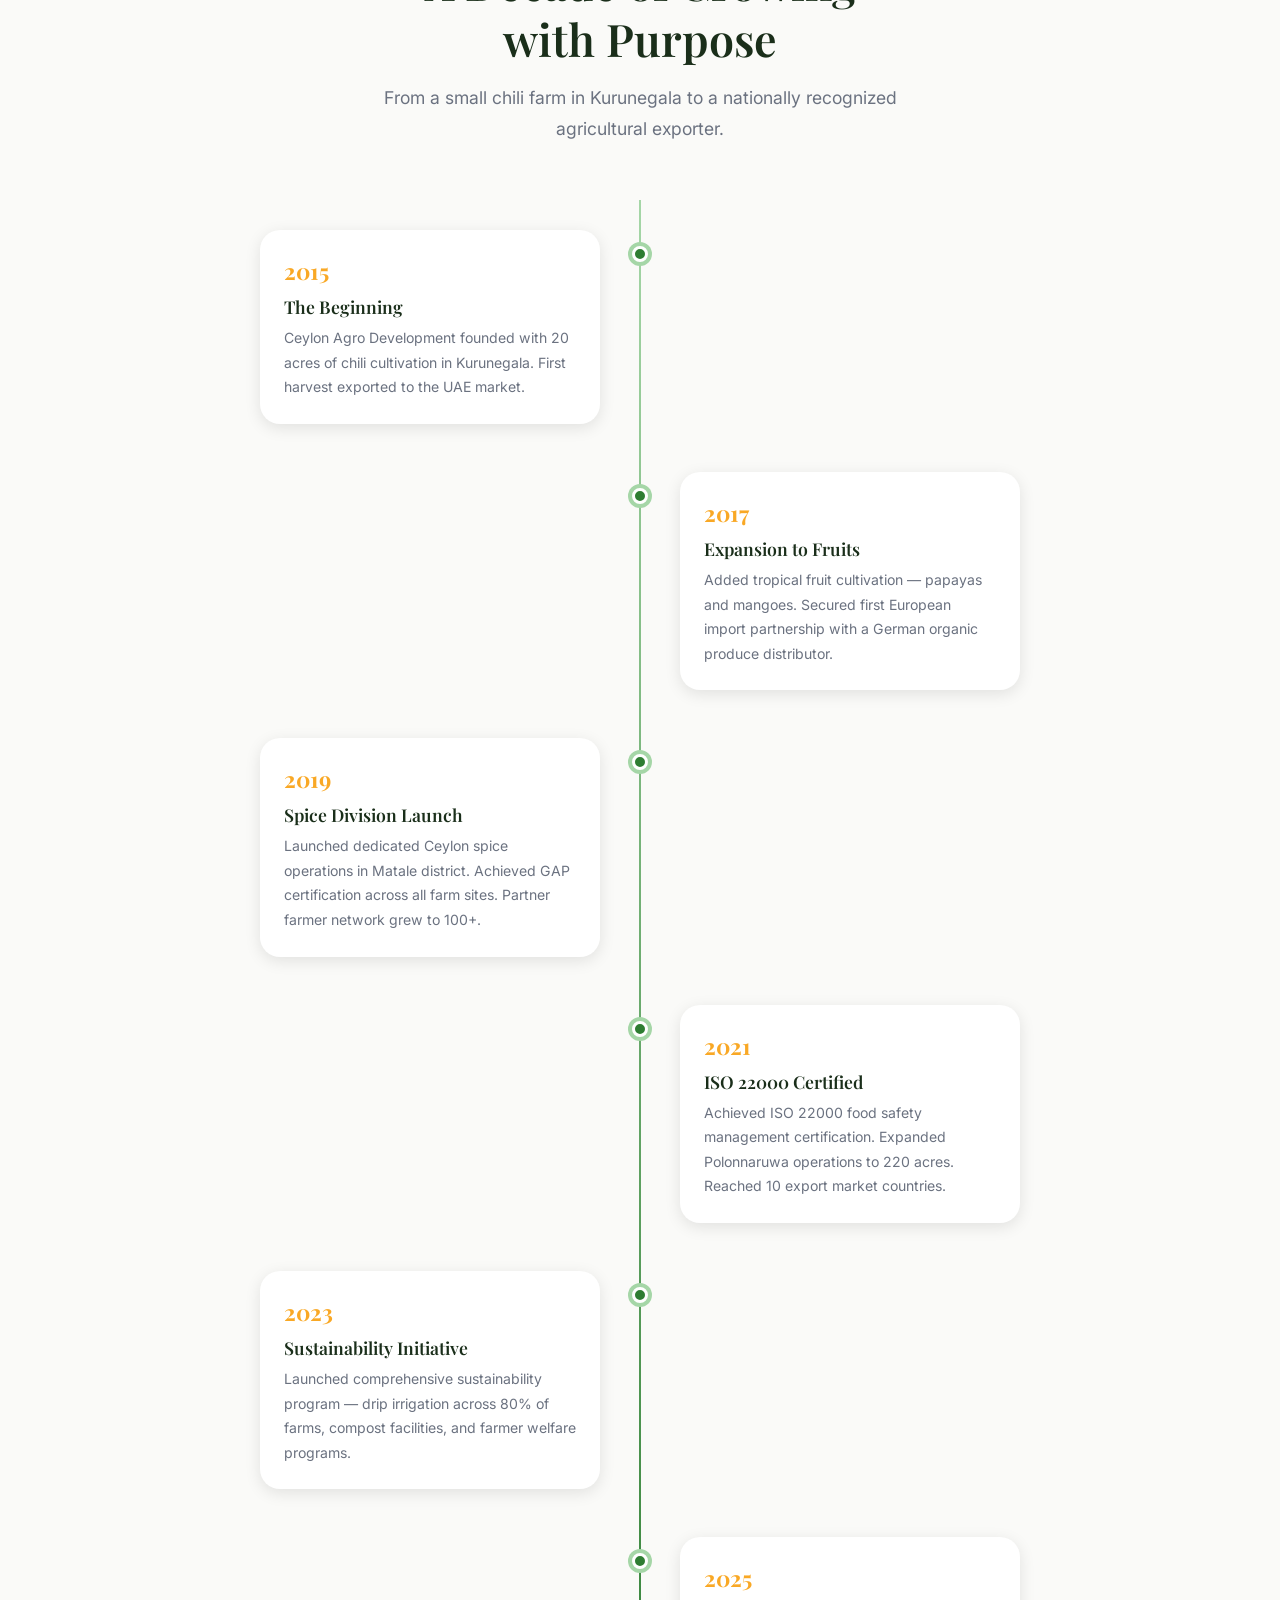
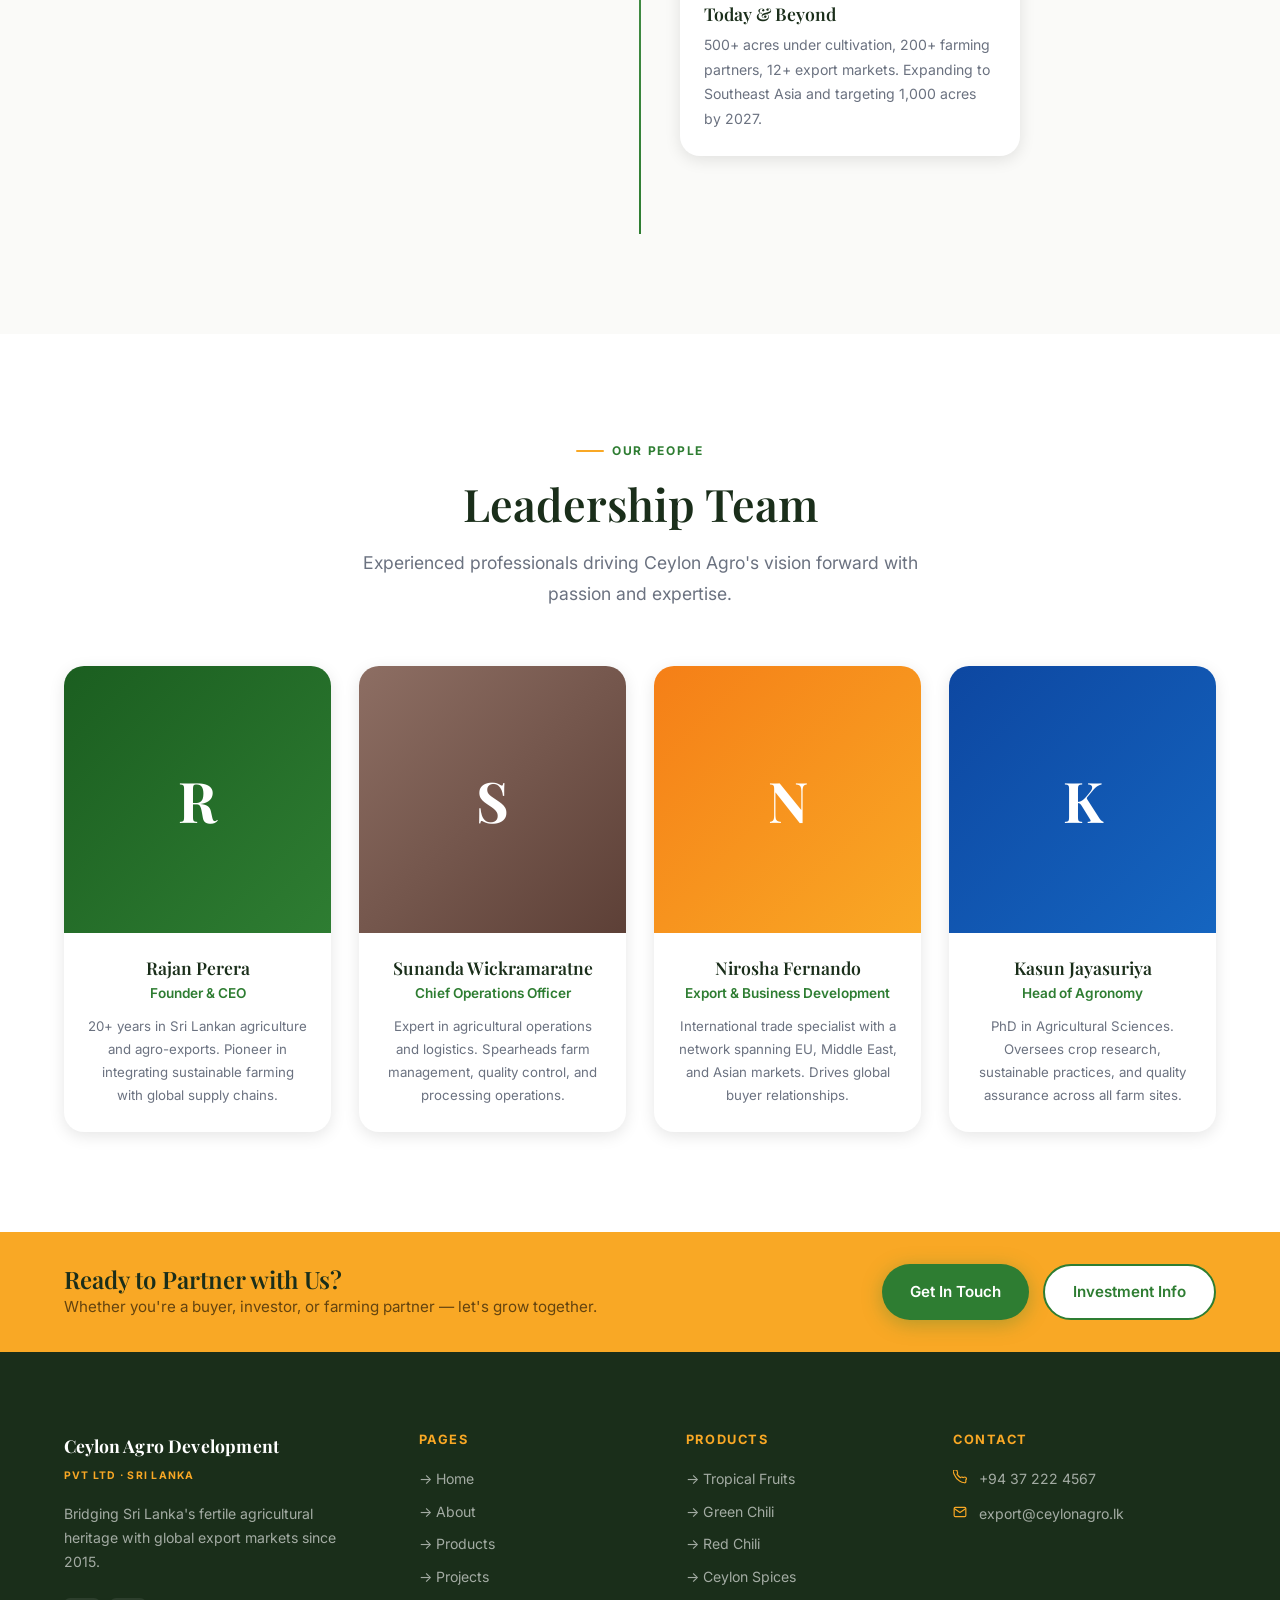
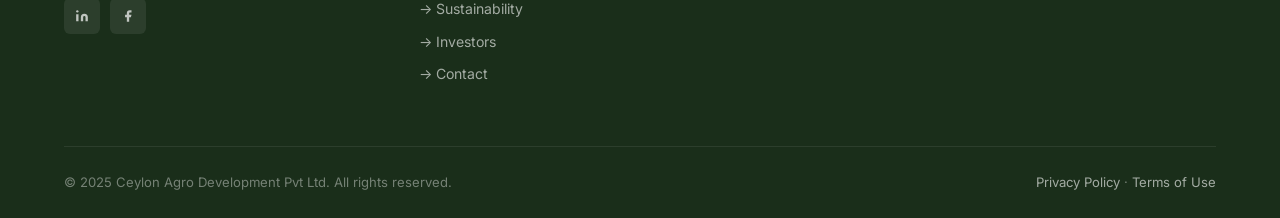
<file: about.html>
<!DOCTYPE html>
<html lang="en">
<head>
  <meta charset="UTF-8"/>
  <meta name="viewport" content="width=device-width, initial-scale=1.0"/>
  <title>About Us | Ceylon Agro Development Pvt Ltd</title>
  <meta name="description" content="Learn about Ceylon Agro Development's story, mission, leadership team, and our commitment to sustainable export-grade agriculture in Sri Lanka."/>
  <link rel="stylesheet" href="styles.css"/>
</head>
<body>

<nav class="navbar scrolled" id="navbar" role="navigation">
  <div class="navbar-inner">
    <a href="index.html" class="navbar-logo">
      <svg width="44" height="44" viewBox="0 0 44 44" fill="none" xmlns="http://www.w3.org/2000/svg">
        <circle cx="22" cy="22" r="22" fill="#2E7D32"/>
        <path d="M22 8 C22 8 10 16 10 26 C10 30 13 33 16 34 C15 30 16 26 19 23 C19 23 17 28 20 32 C21 33 22 34 22 34 C22 34 23 33 24 32 C27 28 25 23 25 23 C28 26 29 30 28 34 C31 33 34 30 34 26 C34 16 22 8 22 8Z" fill="#A5D6A7"/>
        <path d="M22 14 C22 14 14 20 14 28 C14 31 16 33 18 34 C18 30 19 27 22 25 C25 27 26 30 26 34 C28 33 30 31 30 28 C30 20 22 14 22 14Z" fill="white" opacity="0.9"/>
        <path d="M22 36 L22 25" stroke="#F9A825" stroke-width="2" stroke-linecap="round"/>
        <circle cx="22" cy="36" r="2" fill="#F9A825"/>
      </svg>
      <div class="logo-text">
        <span class="logo-name">Ceylon Agro Development</span>
        <span class="logo-sub">Est. 2015</span>
      </div>
    </a>
    <ul class="nav-links">
      <li><a href="index.html" class="nav-link">Home</a></li>
      <li><a href="about.html" class="nav-link active">About</a></li>
      <li class="nav-item-dropdown">
        <a href="#" class="nav-link">Portfolio</a>
        <div class="nav-dropdown">
          <a href="products.html"><span class="dd-icon">🥔</span> Products</a>
          <a href="projects.html"><span class="dd-icon">🌾</span> Projects</a>
        </div>
      </li>
      <li><a href="sustainability.html" class="nav-link">Sustainability</a></li>
      <li><a href="investors.html" class="nav-link">Investors</a></li>
      <li><a href="contact.html" class="nav-link">Contact</a></li>
    </ul>
    <div class="nav-cta">
      <a href="contact.html#export-inquiry" class="btn btn-gold btn-sm">Export Inquiry</a>
    </div>
    <button class="hamburger" id="hamburger" aria-label="Toggle menu">
      <span></span><span></span><span></span>
    </button>
  </div>
  <div class="mobile-menu" id="mobile-menu">
    <a href="index.html" class="nav-link">Home</a>
    <a href="about.html" class="nav-link">About</a>
    <div class="mobile-portfolio-label">Portfolio</div>
    <a href="products.html" class="mobile-dropdown-item">🥔 Products</a>
    <a href="projects.html" class="mobile-dropdown-item">🌾 Projects</a>
    <a href="sustainability.html" class="nav-link">Sustainability</a>
    <a href="investors.html" class="nav-link">Investors</a>
    <a href="contact.html" class="nav-link">Contact</a>
    <a href="contact.html#export-inquiry" class="btn btn-gold">Export Inquiry</a>
  </div>
</nav>

<!-- PAGE HERO -->
<div class="page-hero">
  <div class="container">
    <nav class="breadcrumb" aria-label="Breadcrumb">
      <a href="index.html">Home</a><span class="sep">/</span><span>About Us</span>
    </nav>
    <h1>About Ceylon Agro<br/>Development</h1>
    <p class="page-hero-sub">A decade of cultivating excellence — from Sri Lanka's fields to global tables.</p>
  </div>
</div>

<!-- MISSION & VISION -->
<section class="section" id="mission">
  <div class="container">
    <div class="about-intro-grid">
      <div class="reveal-left">
        <span class="section-label">Our Purpose</span>
        <h2 class="section-title">Mission & Vision</h2>
        <div style="display:grid; gap:24px; margin-top:28px;">
          <div style="background:var(--green-pale); border-radius:var(--radius-lg); padding:32px; border-left:4px solid var(--green);">
            <h4 style="color:var(--green); margin-bottom:10px; display:flex; align-items:center; gap:8px;">
              <svg width="20" height="20" fill="none" stroke="currentColor" stroke-width="2" viewBox="0 0 24 24"><path d="M12 22s8-4 8-10V5l-8-3-8 3v7c0 6 8 10 8 10z"/></svg>
              Our Mission
            </h4>
            <p style="color:var(--text-body); font-size:.95rem;">To cultivate and export the finest Sri Lankan agricultural produce while empowering local farming communities, maintaining the highest quality standards, and building sustainable agribusiness ecosystems that benefit all stakeholders.</p>
          </div>
          <div style="background:var(--gold-light); border-radius:var(--radius-lg); padding:32px; border-left:4px solid var(--gold);">
            <h4 style="color:var(--gold-dark); margin-bottom:10px; display:flex; align-items:center; gap:8px;">
              <svg width="20" height="20" fill="none" stroke="currentColor" stroke-width="2" viewBox="0 0 24 24"><circle cx="12" cy="12" r="10"/><path d="M2 12h20M12 2a15.3 15.3 0 010 20M12 2a15.3 15.3 0 000 20"/></svg>
              Our Vision
            </h4>
            <p style="color:var(--text-body); font-size:.95rem;">To become South Asia's most trusted agricultural export company — known for uncompromising quality, transparent supply chains, and a genuine commitment to people and planet.</p>
          </div>
          <div style="background:var(--brown-light); border-radius:var(--radius-lg); padding:32px; border-left:4px solid var(--brown);">
            <h4 style="color:var(--brown-dark); margin-bottom:10px; display:flex; align-items:center; gap:8px;">
              <svg width="20" height="20" fill="none" stroke="currentColor" stroke-width="2" viewBox="0 0 24 24"><path d="M12 2l3.09 6.26L22 9.27l-5 4.87 1.18 6.88L12 17.77l-6.18 3.25L7 14.14 2 9.27l6.91-1.01L12 2z"/></svg>
              Our Values
            </h4>
            <p style="color:var(--text-body); font-size:.95rem;">Quality without compromise. Sustainability by design. Transparency with our partners. Respect for our farmers and communities. Excellence in every shipment.</p>
          </div>
        </div>
      </div>
      <div class="reveal-right">
        <div style="background:linear-gradient(135deg,#1B5E20,#2E7D32); border-radius:var(--radius-xl); padding:48px; color:white;">
          <h3 style="color:white; margin-bottom:28px;">Why Choose Ceylon Agro?</h3>
          <div style="display:flex; flex-direction:column; gap:20px;">
            <div style="display:flex; gap:14px; align-items:flex-start;">
              <div style="width:40px;height:40px;background:rgba(255,255,255,.15);border-radius:8px;display:flex;align-items:center;justify-content:center;flex-shrink:0;">✅</div>
              <div>
                <h4 style="color:var(--gold); font-size:.95rem; margin-bottom:4px;">Fully Integrated Supply Chain</h4>
                <p style="color:rgba(255,255,255,.75); font-size:.83rem;">From seed to shipment — we control every step to guarantee quality and traceability.</p>
              </div>
            </div>
            <div style="display:flex; gap:14px; align-items:flex-start;">
              <div style="width:40px;height:40px;background:rgba(255,255,255,.15);border-radius:8px;display:flex;align-items:center;justify-content:center;flex-shrink:0;">✅</div>
              <div>
                <h4 style="color:var(--gold); font-size:.95rem; margin-bottom:4px;">International Certifications</h4>
                <p style="color:rgba(255,255,255,.75); font-size:.83rem;">GAP, HACCP, ISO 22000, GlobalG.A.P. and EXL certified operations.</p>
              </div>
            </div>
            <div style="display:flex; gap:14px; align-items:flex-start;">
              <div style="width:40px;height:40px;background:rgba(255,255,255,.15);border-radius:8px;display:flex;align-items:center;justify-content:center;flex-shrink:0;">✅</div>
              <div>
                <h4 style="color:var(--gold); font-size:.95rem; margin-bottom:4px;">Year-Round Supply Capacity</h4>
                <p style="color:rgba(255,255,255,.75); font-size:.83rem;">Multiple farm sites across diverse climate zones ensure consistent supply throughout the year.</p>
              </div>
            </div>
            <div style="display:flex; gap:14px; align-items:flex-start;">
              <div style="width:40px;height:40px;background:rgba(255,255,255,.15);border-radius:8px;display:flex;align-items:center;justify-content:center;flex-shrink:0;">✅</div>
              <div>
                <h4 style="color:var(--gold); font-size:.95rem; margin-bottom:4px;">Customized Packaging</h4>
                <p style="color:rgba(255,255,255,.75); font-size:.83rem;">Private label, bulk, retail-ready and foodservice packaging all available on request.</p>
              </div>
            </div>
            <div style="display:flex; gap:14px; align-items:flex-start;">
              <div style="width:40px;height:40px;background:rgba(255,255,255,.15);border-radius:8px;display:flex;align-items:center;justify-content:center;flex-shrink:0;">✅</div>
              <div>
                <h4 style="color:var(--gold); font-size:.95rem; margin-bottom:4px;">Dedicated Export Team</h4>
                <p style="color:rgba(255,255,255,.75); font-size:.83rem;">Experienced team handling documentation, logistics, and compliance for seamless exports.</p>
              </div>
            </div>
          </div>
        </div>
      </div>
    </div>
  </div>
</section>

<!-- COMPANY STORY TIMELINE -->
<section class="about-story section" id="story">
  <div class="container">
    <div class="text-center reveal">
      <span class="section-label">Our Journey</span>
      <h2 class="section-title">A Decade of Growing<br/>with Purpose</h2>
      <p class="section-subtitle">From a small chili farm in Kurunegala to a nationally recognized agricultural exporter.</p>
    </div>
    <div class="timeline">
      <div class="timeline-item">
        <div class="timeline-dot"></div>
        <div class="timeline-content">
          <div class="timeline-year">2015</div>
          <h4>The Beginning</h4>
          <p>Ceylon Agro Development founded with 20 acres of chili cultivation in Kurunegala. First harvest exported to the UAE market.</p>
        </div>
      </div>
      <div class="timeline-item">
        <div class="timeline-dot"></div>
        <div class="timeline-content">
          <div class="timeline-year">2017</div>
          <h4>Expansion to Fruits</h4>
          <p>Added tropical fruit cultivation — papayas and mangoes. Secured first European import partnership with a German organic produce distributor.</p>
        </div>
      </div>
      <div class="timeline-item">
        <div class="timeline-dot"></div>
        <div class="timeline-content">
          <div class="timeline-year">2019</div>
          <h4>Spice Division Launch</h4>
          <p>Launched dedicated Ceylon spice operations in Matale district. Achieved GAP certification across all farm sites. Partner farmer network grew to 100+.</p>
        </div>
      </div>
      <div class="timeline-item">
        <div class="timeline-dot"></div>
        <div class="timeline-content">
          <div class="timeline-year">2021</div>
          <h4>ISO 22000 Certified</h4>
          <p>Achieved ISO 22000 food safety management certification. Expanded Polonnaruwa operations to 220 acres. Reached 10 export market countries.</p>
        </div>
      </div>
      <div class="timeline-item">
        <div class="timeline-dot"></div>
        <div class="timeline-content">
          <div class="timeline-year">2023</div>
          <h4>Sustainability Initiative</h4>
          <p>Launched comprehensive sustainability program — drip irrigation across 80% of farms, compost facilities, and farmer welfare programs.</p>
        </div>
      </div>
      <div class="timeline-item">
        <div class="timeline-dot"></div>
        <div class="timeline-content">
          <div class="timeline-year">2025</div>
          <h4>Today & Beyond</h4>
          <p>500+ acres under cultivation, 200+ farming partners, 12+ export markets. Expanding to Southeast Asia and targeting 1,000 acres by 2027.</p>
        </div>
      </div>
    </div>
  </div>
</section>

<!-- LEADERSHIP TEAM -->
<section class="section" id="team" style="background:var(--white);">
  <div class="container">
    <div class="text-center reveal">
      <span class="section-label">Our People</span>
      <h2 class="section-title">Leadership Team</h2>
      <p class="section-subtitle">Experienced professionals driving Ceylon Agro's vision forward with passion and expertise.</p>
    </div>
    <div class="team-grid">
      <div class="team-card reveal">
        <div class="team-avatar" style="background:linear-gradient(135deg,#1B5E20,#2E7D32);">R</div>
        <div class="team-info">
          <h4>Rajan Perera</h4>
          <div class="role">Founder & CEO</div>
          <p>20+ years in Sri Lankan agriculture and agro-exports. Pioneer in integrating sustainable farming with global supply chains.</p>
        </div>
      </div>
      <div class="team-card reveal">
        <div class="team-avatar" style="background:linear-gradient(135deg,#8D6E63,#5D4037);">S</div>
        <div class="team-info">
          <h4>Sunanda Wickramaratne</h4>
          <div class="role">Chief Operations Officer</div>
          <p>Expert in agricultural operations and logistics. Spearheads farm management, quality control, and processing operations.</p>
        </div>
      </div>
      <div class="team-card reveal">
        <div class="team-avatar" style="background:linear-gradient(135deg,#F57F17,#F9A825);">N</div>
        <div class="team-info">
          <h4>Nirosha Fernando</h4>
          <div class="role">Export & Business Development</div>
          <p>International trade specialist with a network spanning EU, Middle East, and Asian markets. Drives global buyer relationships.</p>
        </div>
      </div>
      <div class="team-card reveal">
        <div class="team-avatar" style="background:linear-gradient(135deg,#0D47A1,#1565C0);">K</div>
        <div class="team-info">
          <h4>Kasun Jayasuriya</h4>
          <div class="role">Head of Agronomy</div>
          <p>PhD in Agricultural Sciences. Oversees crop research, sustainable practices, and quality assurance across all farm sites.</p>
        </div>
      </div>
    </div>
  </div>
</section>

<!-- CTA BAR -->
<div class="cta-bar">
  <div class="container">
    <div class="cta-bar-inner">
      <div>
        <h3>Ready to Partner with Us?</h3>
        <p>Whether you're a buyer, investor, or farming partner — let's grow together.</p>
      </div>
      <div class="cta-bar-actions">
        <a href="contact.html" class="btn btn-primary">Get In Touch</a>
        <a href="investors.html" class="btn btn-secondary">Investment Info</a>
      </div>
    </div>
  </div>
</div>

<!-- FOOTER (shared) -->
<footer class="footer">
  <div class="container">
    <div class="footer-grid">
      <div class="footer-brand">
        <div style="margin-bottom:16px;"><span class="logo-name" style="font-family:'Playfair Display',serif;font-size:1.1rem;color:white;">Ceylon Agro Development</span><br/><span style="font-size:.65rem;font-weight:700;letter-spacing:.12em;text-transform:uppercase;color:var(--gold);">Pvt Ltd · Sri Lanka</span></div>
        <p>Bridging Sri Lanka's fertile agricultural heritage with global export markets since 2015.</p>
        <div class="footer-social" style="margin-top:16px;">
          <a href="#" class="social-btn" aria-label="LinkedIn"><svg width="14" height="14" fill="currentColor" viewBox="0 0 24 24"><path d="M16 8a6 6 0 016 6v7h-4v-7a2 2 0 00-2-2 2 2 0 00-2 2v7h-4v-7a6 6 0 016-6zM2 9h4v12H2z"/><circle cx="4" cy="4" r="2"/></svg></a>
          <a href="#" class="social-btn" aria-label="Facebook"><svg width="14" height="14" fill="currentColor" viewBox="0 0 24 24"><path d="M18 2h-3a5 5 0 00-5 5v3H7v4h3v8h4v-8h3l1-4h-4V7a1 1 0 011-1h3z"/></svg></a>
        </div>
      </div>
      <div class="footer-col"><h5>Pages</h5><ul class="footer-links"><li><a href="index.html">→ Home</a></li><li><a href="about.html">→ About</a></li><li><a href="products.html">→ Products</a></li><li><a href="projects.html">→ Projects</a></li><li><a href="sustainability.html">→ Sustainability</a></li><li><a href="investors.html">→ Investors</a></li><li><a href="contact.html">→ Contact</a></li></ul></div>
      <div class="footer-col"><h5>Products</h5><ul class="footer-links"><li><a href="products.html#fruits">→ Tropical Fruits</a></li><li><a href="products.html#green-chili">→ Green Chili</a></li><li><a href="products.html#red-chili">→ Red Chili</a></li><li><a href="products.html#spices">→ Ceylon Spices</a></li></ul></div>
      <div class="footer-col"><h5>Contact</h5><div class="footer-contacts"><div class="footer-contact-item"><svg width="14" height="14" fill="none" stroke="currentColor" stroke-width="2" viewBox="0 0 24 24"><path d="M22 16.92v3a2 2 0 01-2.18 2 19.79 19.79 0 01-8.63-3.07A19.5 19.5 0 013.07 9.38 19.79 19.79 0 01.14.93 2 2 0 012.12 0h3a2 2 0 012 1.72c.127.96.361 1.903.7 2.81a2 2 0 01-.45 2.11L6.91 7.09a16 16 0 006 6l.46-.46a2 2 0 012.11-.45c.907.339 1.85.573 2.81.7A2 2 0 0122 16.92z"/></svg><span>+94 37 222 4567</span></div><div class="footer-contact-item"><svg width="14" height="14" fill="none" stroke="currentColor" stroke-width="2" viewBox="0 0 24 24"><path d="M4 4h16c1.1 0 2 .9 2 2v12c0 1.1-.9 2-2 2H4c-1.1 0-2-.9-2-2V6c0-1.1.9-2 2-2z"/><polyline points="22,6 12,13 2,6"/></svg><span>export@ceylonagro.lk</span></div></div></div>
    </div>
    <div class="footer-bottom">
      <p>© 2025 Ceylon Agro Development Pvt Ltd. All rights reserved.</p>
      <p><a href="#">Privacy Policy</a> · <a href="#">Terms of Use</a></p>
    </div>
  </div>
</footer>
<a href="https://wa.me/94773456789" class="whatsapp-float" target="_blank" rel="noopener" aria-label="WhatsApp"><svg width="28" height="28" fill="white" viewBox="0 0 24 24"><path d="M.057 24l1.687-6.163c-1.041-1.804-1.588-3.849-1.587-5.946.003-6.556 5.338-11.891 11.893-11.891 3.181.001 6.167 1.24 8.413 3.488 2.245 2.248 3.481 5.236 3.48 8.414-.003 6.557-5.338 11.892-11.893 11.892-1.99-.001-3.951-.5-5.688-1.448l-6.305 1.654zm6.597-3.807c1.676.995 3.276 1.591 5.392 1.592 5.448 0 9.886-4.434 9.889-9.885.002-5.462-4.415-9.89-9.881-9.892-5.452 0-9.887 4.434-9.889 9.884-.001 2.225.651 3.891 1.746 5.634l-.999 3.648 3.742-.981zm11.387-5.464c-.074-.124-.272-.198-.57-.347-.297-.149-1.758-.868-2.031-.967-.272-.099-.47-.149-.669.149-.198.297-.768.967-.941 1.165-.173.198-.347.223-.644.074-.297-.149-1.255-.462-2.39-1.475-.883-.788-1.48-1.761-1.653-2.059-.173-.297-.018-.458.13-.606.134-.133.297-.347.446-.521.151-.172.2-.296.3-.495.099-.198.05-.372-.025-.521-.075-.148-.669-1.611-.916-2.206-.242-.579-.487-.501-.669-.51l-.57-.01c-.198 0-.52.074-.792.372s-1.04 1.016-1.04 2.479 1.065 2.876 1.213 3.074c.149.198 2.095 3.2 5.076 4.487.709.306 1.263.489 1.694.626.712.226 1.36.194 1.872.118.571-.085 1.758-.719 2.006-1.413.248-.695.248-1.29.173-1.414z"/></svg></a>
<script src="script.js"></script>
</body>
</html>
</file>
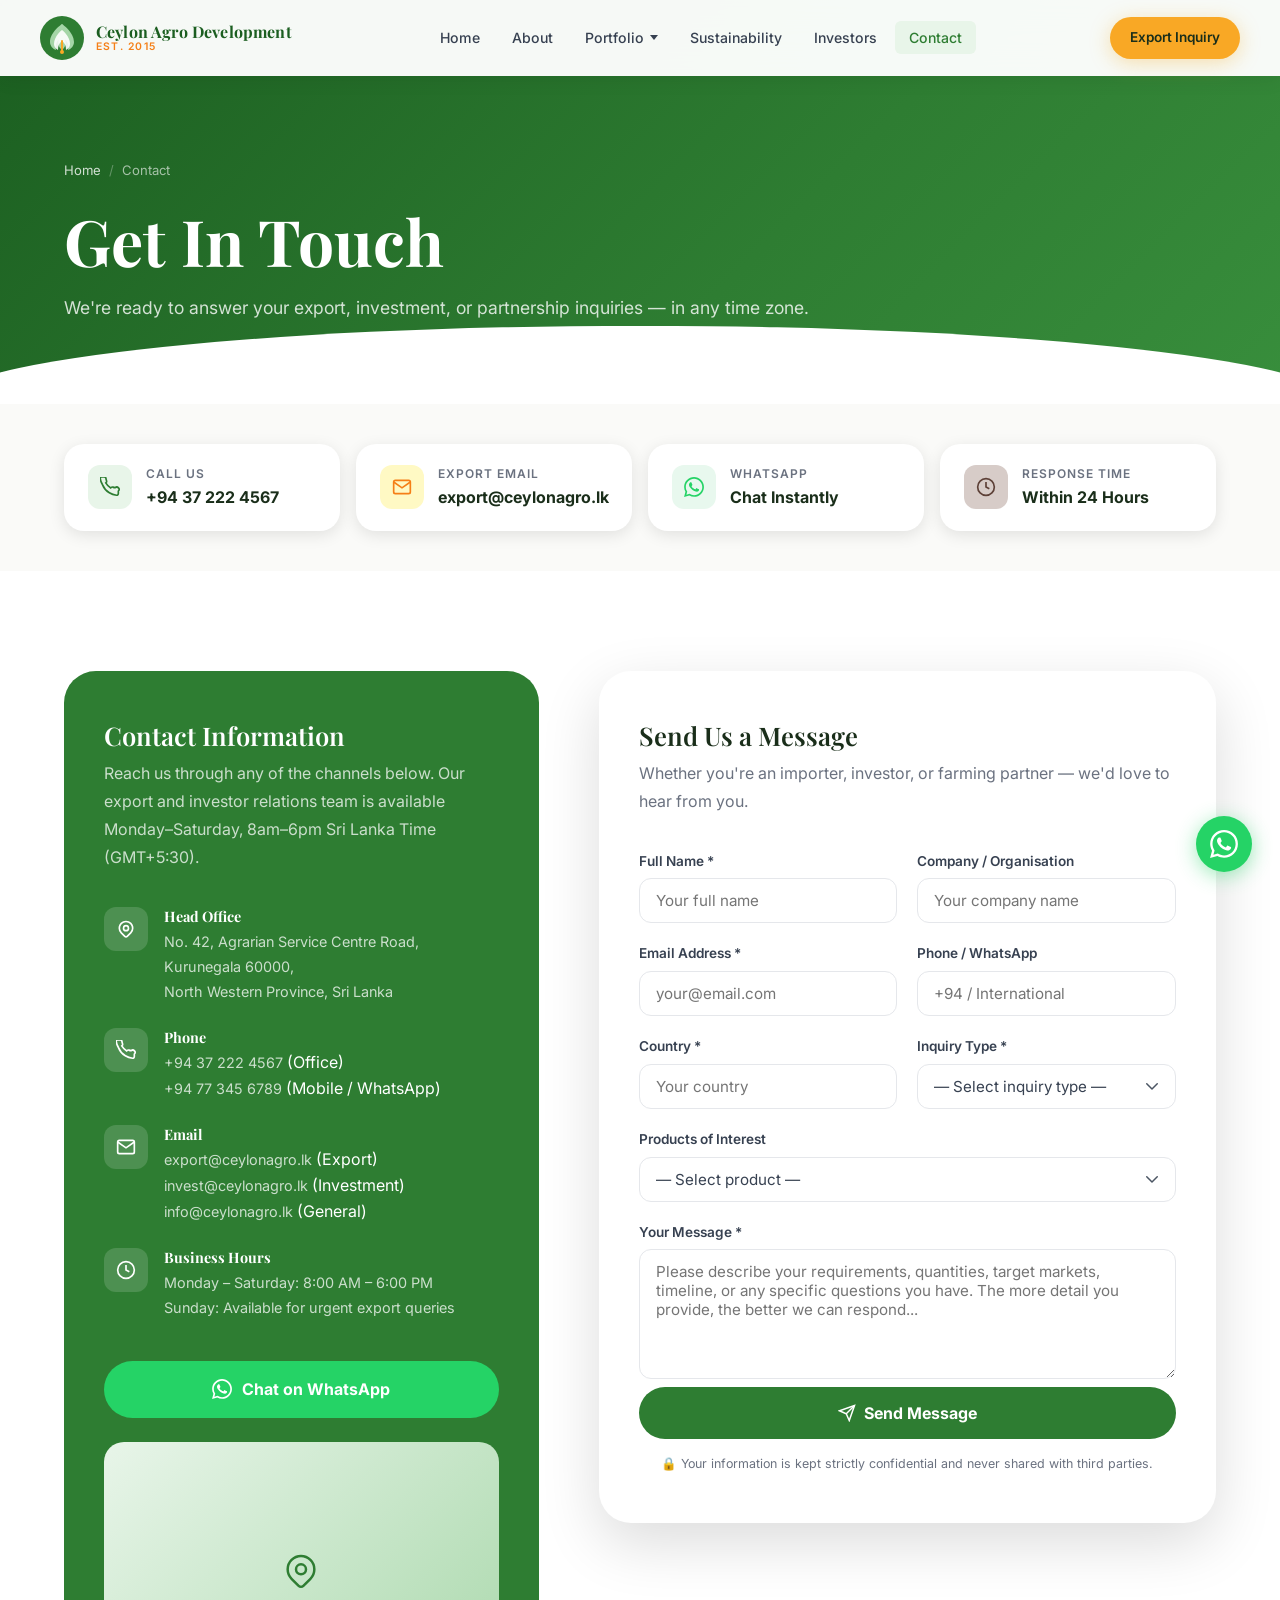
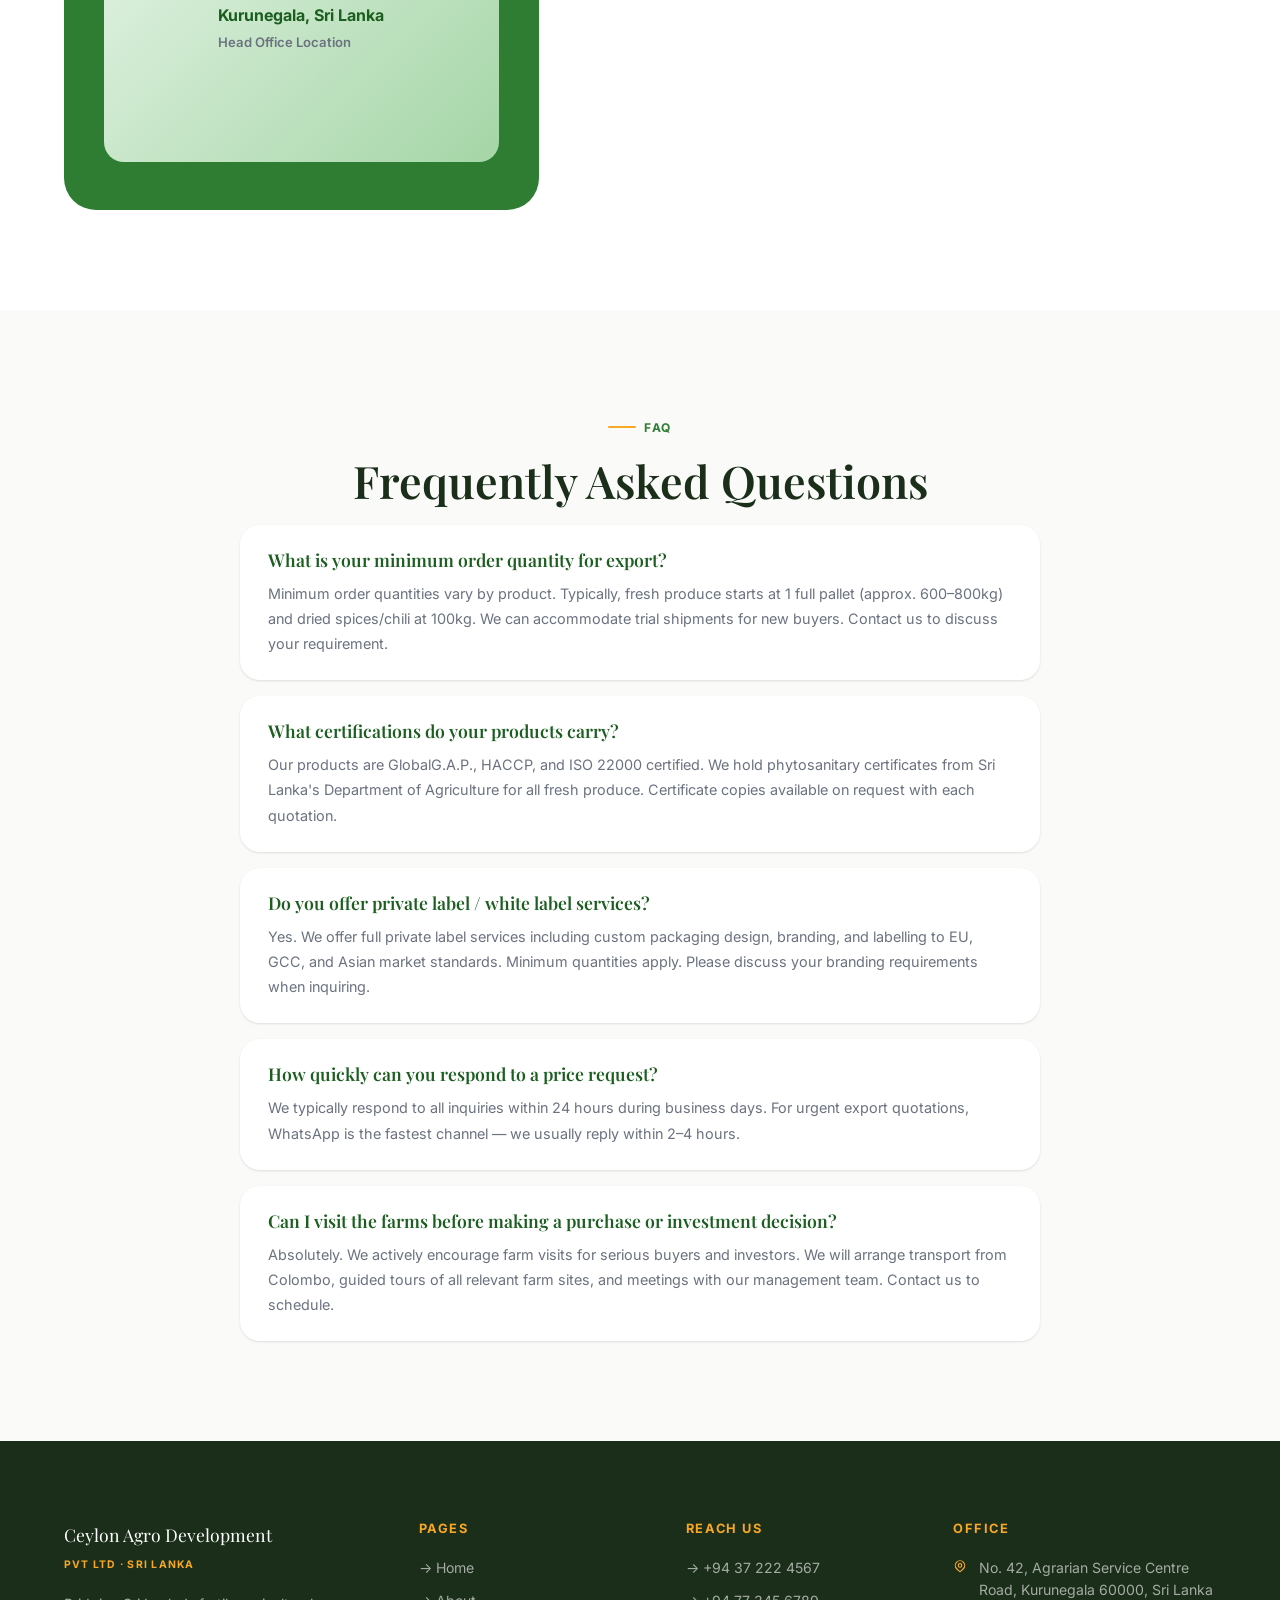
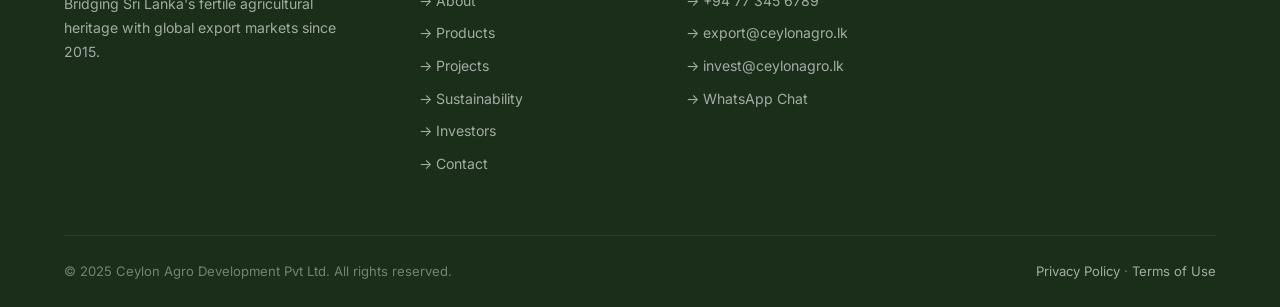
<file: contact.html>
<!DOCTYPE html>
<html lang="en">
<head>
  <meta charset="UTF-8"/>
  <meta name="viewport" content="width=device-width, initial-scale=1.0"/>
  <title>Contact Us | Ceylon Agro Development — Export Inquiries & Partnerships</title>
  <meta name="description" content="Contact Ceylon Agro Development for export inquiries, investment consultations, farming partnerships, or general information. WhatsApp, email, and contact form available."/>
  <link rel="stylesheet" href="styles.css"/>
</head>
<body>
<nav class="navbar scrolled" id="navbar">
  <div class="navbar-inner">
    <a href="index.html" class="navbar-logo"><svg width="44" height="44" viewBox="0 0 44 44" fill="none" xmlns="http://www.w3.org/2000/svg"><circle cx="22" cy="22" r="22" fill="#2E7D32"/><path d="M22 8 C22 8 10 16 10 26 C10 30 13 33 16 34 C15 30 16 26 19 23 C19 23 17 28 20 32 C21 33 22 34 22 34 C22 34 23 33 24 32 C27 28 25 23 25 23 C28 26 29 30 28 34 C31 33 34 30 34 26 C34 16 22 8 22 8Z" fill="#A5D6A7"/><path d="M22 14 C22 14 14 20 14 28 C14 31 16 33 18 34 C18 30 19 27 22 25 C25 27 26 30 26 34 C28 33 30 31 30 28 C30 20 22 14 22 14Z" fill="white" opacity="0.9"/><path d="M22 36 L22 25" stroke="#F9A825" stroke-width="2" stroke-linecap="round"/><circle cx="22" cy="36" r="2" fill="#F9A825"/></svg><div class="logo-text"><span class="logo-name">Ceylon Agro Development</span><span class="logo-sub">Est. 2015</span></div></a>
    <ul class="nav-links">
      <li><a href="index.html" class="nav-link">Home</a></li>
      <li><a href="about.html" class="nav-link">About</a></li>
      <li class="nav-item-dropdown">
        <a href="#" class="nav-link">Portfolio</a>
        <div class="nav-dropdown">
          <a href="products.html"><span class="dd-icon">🥔</span> Products</a>
          <a href="projects.html"><span class="dd-icon">🌾</span> Projects</a>
        </div>
      </li>
      <li><a href="sustainability.html" class="nav-link">Sustainability</a></li>
      <li><a href="investors.html" class="nav-link">Investors</a></li>
      <li><a href="contact.html" class="nav-link active">Contact</a></li>
    </ul>
    <div class="nav-cta"><a href="#export-inquiry" class="btn btn-gold btn-sm">Export Inquiry</a></div>
    <button class="hamburger" id="hamburger" aria-label="Toggle menu"><span></span><span></span><span></span></button>
  </div>
  <div class="mobile-menu" id="mobile-menu">
    <a href="index.html" class="nav-link">Home</a><a href="about.html" class="nav-link">About</a>
    <div class="mobile-portfolio-label">Portfolio</div>
    <a href="products.html" class="mobile-dropdown-item">🥔 Products</a>
    <a href="projects.html" class="mobile-dropdown-item">🌾 Projects</a>
    <a href="sustainability.html" class="nav-link">Sustainability</a><a href="investors.html" class="nav-link">Investors</a><a href="contact.html" class="nav-link">Contact</a>
    <a href="#export-inquiry" class="btn btn-gold">Export Inquiry</a>
  </div>
</nav>

<div class="page-hero">
  <div class="container">
    <nav class="breadcrumb"><a href="index.html">Home</a><span class="sep">/</span><span>Contact</span></nav>
    <h1>Get In Touch</h1>
    <p class="page-hero-sub">We're ready to answer your export, investment, or partnership inquiries — in any time zone.</p>
  </div>
</div>

<!-- QUICK CONTACT OPTIONS -->
<section class="section-sm" style="background:var(--off-white); padding:40px 0;">
  <div class="container">
    <div style="display:grid; grid-template-columns:repeat(auto-fit,minmax(200px,1fr)); gap:16px;">
      <a href="tel:+94372224567" style="display:flex; align-items:center; gap:14px; background:var(--white); border-radius:var(--radius-lg); padding:20px 24px; box-shadow:var(--shadow); transition:var(--transition);" class="quick-contact-card">
        <div style="width:44px;height:44px;background:var(--green-pale);border-radius:var(--radius);display:flex;align-items:center;justify-content:center;color:var(--green);flex-shrink:0;">
          <svg width="20" height="20" fill="none" stroke="currentColor" stroke-width="2" viewBox="0 0 24 24"><path d="M22 16.92v3a2 2 0 01-2.18 2 19.79 19.79 0 01-8.63-3.07A19.5 19.5 0 013.07 9.38 19.79 19.79 0 01.14.93 2 2 0 012.12 0h3a2 2 0 012 1.72c.127.96.361 1.903.7 2.81a2 2 0 01-.45 2.11L6.91 7.09a16 16 0 006 6l.46-.46a2 2 0 012.11-.45c.907.339 1.85.573 2.81.7A2 2 0 0122 16.92z"/></svg>
        </div>
        <div>
          <div style="font-size:.75rem; color:var(--text-muted); font-weight:600; text-transform:uppercase; letter-spacing:.08em;">Call Us</div>
          <div style="font-weight:700; color:var(--text-dark); margin-top:2px;">+94 37 222 4567</div>
        </div>
      </a>
      <a href="mailto:export@ceylonagro.lk" style="display:flex; align-items:center; gap:14px; background:var(--white); border-radius:var(--radius-lg); padding:20px 24px; box-shadow:var(--shadow); transition:var(--transition);" class="quick-contact-card">
        <div style="width:44px;height:44px;background:var(--gold-light);border-radius:var(--radius);display:flex;align-items:center;justify-content:center;color:var(--gold-dark);flex-shrink:0;">
          <svg width="20" height="20" fill="none" stroke="currentColor" stroke-width="2" viewBox="0 0 24 24"><path d="M4 4h16c1.1 0 2 .9 2 2v12c0 1.1-.9 2-2 2H4c-1.1 0-2-.9-2-2V6c0-1.1.9-2 2-2z"/><polyline points="22,6 12,13 2,6"/></svg>
        </div>
        <div>
          <div style="font-size:.75rem; color:var(--text-muted); font-weight:600; text-transform:uppercase; letter-spacing:.08em;">Export Email</div>
          <div style="font-weight:700; color:var(--text-dark); margin-top:2px;">export@ceylonagro.lk</div>
        </div>
      </a>
      <a href="https://wa.me/94773456789?text=Hello%20Ceylon%20Agro%20Development" target="_blank" rel="noopener" style="display:flex; align-items:center; gap:14px; background:var(--white); border-radius:var(--radius-lg); padding:20px 24px; box-shadow:var(--shadow); transition:var(--transition);" class="quick-contact-card">
        <div style="width:44px;height:44px;background:#E8F8EE;border-radius:var(--radius);display:flex;align-items:center;justify-content:center;color:#25D366;flex-shrink:0;">
          <svg width="20" height="20" fill="currentColor" viewBox="0 0 24 24"><path d="M.057 24l1.687-6.163c-1.041-1.804-1.588-3.849-1.587-5.946.003-6.556 5.338-11.891 11.893-11.891 3.181.001 6.167 1.24 8.413 3.488 2.245 2.248 3.481 5.236 3.48 8.414-.003 6.557-5.338 11.892-11.893 11.892-1.99-.001-3.951-.5-5.688-1.448l-6.305 1.654zm6.597-3.807c1.676.995 3.276 1.591 5.392 1.592 5.448 0 9.886-4.434 9.889-9.885.002-5.462-4.415-9.89-9.881-9.892-5.452 0-9.887 4.434-9.889 9.884-.001 2.225.651 3.891 1.746 5.634l-.999 3.648 3.742-.981zm11.387-5.464c-.074-.124-.272-.198-.57-.347-.297-.149-1.758-.868-2.031-.967-.272-.099-.47-.149-.669.149-.198.297-.768.967-.941 1.165-.173.198-.347.223-.644.074-.297-.149-1.255-.462-2.39-1.475-.883-.788-1.48-1.761-1.653-2.059-.173-.297-.018-.458.13-.606.134-.133.297-.347.446-.521.151-.172.2-.296.3-.495.099-.198.05-.372-.025-.521-.075-.148-.669-1.611-.916-2.206-.242-.579-.487-.501-.669-.51l-.57-.01c-.198 0-.52.074-.792.372s-1.04 1.016-1.04 2.479 1.065 2.876 1.213 3.074c.149.198 2.095 3.2 5.076 4.487.709.306 1.263.489 1.694.626.712.226 1.36.194 1.872.118.571-.085 1.758-.719 2.006-1.413.248-.695.248-1.29.173-1.414z"/></svg>
        </div>
        <div>
          <div style="font-size:.75rem; color:var(--text-muted); font-weight:600; text-transform:uppercase; letter-spacing:.08em;">WhatsApp</div>
          <div style="font-weight:700; color:var(--text-dark); margin-top:2px;">Chat Instantly</div>
        </div>
      </a>
      <div style="display:flex; align-items:center; gap:14px; background:var(--white); border-radius:var(--radius-lg); padding:20px 24px; box-shadow:var(--shadow);">
        <div style="width:44px;height:44px;background:var(--brown-light);border-radius:var(--radius);display:flex;align-items:center;justify-content:center;color:var(--brown-dark);flex-shrink:0;">
          <svg width="20" height="20" fill="none" stroke="currentColor" stroke-width="2" viewBox="0 0 24 24"><circle cx="12" cy="12" r="10"/><polyline points="12 6 12 12 16 14"/></svg>
        </div>
        <div>
          <div style="font-size:.75rem; color:var(--text-muted); font-weight:600; text-transform:uppercase; letter-spacing:.08em;">Response Time</div>
          <div style="font-weight:700; color:var(--text-dark); margin-top:2px;">Within 24 Hours</div>
        </div>
      </div>
    </div>
  </div>
</section>

<!-- MAIN CONTACT SECTION -->
<section class="section" id="export-inquiry" style="background:var(--white);">
  <div class="container">
    <div class="contact-grid">

      <!-- Contact Info Card -->
      <div class="contact-info-card reveal-left">
        <h3>Contact Information</h3>
        <p>Reach us through any of the channels below. Our export and investor relations team is available Monday–Saturday, 8am–6pm Sri Lanka Time (GMT+5:30).</p>
        <div class="contact-items">
          <div class="contact-item">
            <div class="contact-item-icon">
              <svg width="20" height="20" fill="none" stroke="currentColor" stroke-width="2" viewBox="0 0 24 24"><path d="M17.657 16.657L13.414 20.9a1.998 1.998 0 01-2.827 0l-4.244-4.243a8 8 0 1111.314 0z"/><circle cx="12" cy="11" r="3"/></svg>
            </div>
            <div class="contact-item-text">
              <h5>Head Office</h5>
              <p>No. 42, Agrarian Service Centre Road,<br/>Kurunegala 60000,<br/>North Western Province, Sri Lanka</p>
            </div>
          </div>
          <div class="contact-item">
            <div class="contact-item-icon">
              <svg width="20" height="20" fill="none" stroke="currentColor" stroke-width="2" viewBox="0 0 24 24"><path d="M22 16.92v3a2 2 0 01-2.18 2 19.79 19.79 0 01-8.63-3.07A19.5 19.5 0 013.07 9.38 19.79 19.79 0 01.14.93 2 2 0 012.12 0h3a2 2 0 012 1.72c.127.96.361 1.903.7 2.81a2 2 0 01-.45 2.11L6.91 7.09a16 16 0 006 6l.46-.46a2 2 0 012.11-.45c.907.339 1.85.573 2.81.7A2 2 0 0122 16.92z"/></svg>
            </div>
            <div class="contact-item-text">
              <h5>Phone</h5>
              <a href="tel:+94372224567">+94 37 222 4567</a> (Office)<br/>
              <a href="tel:+94773456789">+94 77 345 6789</a> (Mobile / WhatsApp)
            </div>
          </div>
          <div class="contact-item">
            <div class="contact-item-icon">
              <svg width="20" height="20" fill="none" stroke="currentColor" stroke-width="2" viewBox="0 0 24 24"><path d="M4 4h16c1.1 0 2 .9 2 2v12c0 1.1-.9 2-2 2H4c-1.1 0-2-.9-2-2V6c0-1.1.9-2 2-2z"/><polyline points="22,6 12,13 2,6"/></svg>
            </div>
            <div class="contact-item-text">
              <h5>Email</h5>
              <a href="mailto:export@ceylonagro.lk">export@ceylonagro.lk</a> (Export)<br/>
              <a href="mailto:invest@ceylonagro.lk">invest@ceylonagro.lk</a> (Investment)<br/>
              <a href="mailto:info@ceylonagro.lk">info@ceylonagro.lk</a> (General)
            </div>
          </div>
          <div class="contact-item">
            <div class="contact-item-icon">
              <svg width="20" height="20" fill="none" stroke="currentColor" stroke-width="2" viewBox="0 0 24 24"><circle cx="12" cy="12" r="10"/><polyline points="12 6 12 12 16 14"/></svg>
            </div>
            <div class="contact-item-text">
              <h5>Business Hours</h5>
              <p>Monday – Saturday: 8:00 AM – 6:00 PM<br/>Sunday: Available for urgent export queries</p>
            </div>
          </div>
        </div>

        <!-- WhatsApp CTA -->
        <a href="https://wa.me/94773456789?text=Hello%2C%20I%20am%20interested%20in%20Ceylon%20Agro%20Development%20products%2Fpartnership." target="_blank" rel="noopener" class="whatsapp-btn-big">
          <svg width="20" height="20" fill="white" viewBox="0 0 24 24"><path d="M.057 24l1.687-6.163c-1.041-1.804-1.588-3.849-1.587-5.946.003-6.556 5.338-11.891 11.893-11.891 3.181.001 6.167 1.24 8.413 3.488 2.245 2.248 3.481 5.236 3.48 8.414-.003 6.557-5.338 11.892-11.893 11.892-1.99-.001-3.951-.5-5.688-1.448l-6.305 1.654zm6.597-3.807c1.676.995 3.276 1.591 5.392 1.592 5.448 0 9.886-4.434 9.889-9.885.002-5.462-4.415-9.89-9.881-9.892-5.452 0-9.887 4.434-9.889 9.884-.001 2.225.651 3.891 1.746 5.634l-.999 3.648 3.742-.981zm11.387-5.464c-.074-.124-.272-.198-.57-.347-.297-.149-1.758-.868-2.031-.967-.272-.099-.47-.149-.669.149-.198.297-.768.967-.941 1.165-.173.198-.347.223-.644.074-.297-.149-1.255-.462-2.39-1.475-.883-.788-1.48-1.761-1.653-2.059-.173-.297-.018-.458.13-.606.134-.133.297-.347.446-.521.151-.172.2-.296.3-.495.099-.198.05-.372-.025-.521-.075-.148-.669-1.611-.916-2.206-.242-.579-.487-.501-.669-.51l-.57-.01c-.198 0-.52.074-.792.372s-1.04 1.016-1.04 2.479 1.065 2.876 1.213 3.074c.149.198 2.095 3.2 5.076 4.487.709.306 1.263.489 1.694.626.712.226 1.36.194 1.872.118.571-.085 1.758-.719 2.006-1.413.248-.695.248-1.29.173-1.414z"/></svg>
          Chat on WhatsApp
        </a>

        <!-- Map Placeholder -->
        <div class="map-placeholder" style="margin-top:24px;">
          <svg width="40" height="40" fill="none" stroke="currentColor" stroke-width="1.5" viewBox="0 0 24 24" style="color:var(--green);"><path d="M17.657 16.657L13.414 20.9a1.998 1.998 0 01-2.827 0l-4.244-4.243a8 8 0 1111.314 0z"/><circle cx="12" cy="11" r="3"/></svg>
          <div>
            <div style="font-weight:700; color:var(--green-dark); margin-bottom:4px;">Kurunegala, Sri Lanka</div>
            <div style="font-size:.82rem; color:var(--text-muted);">Head Office Location</div>
          </div>
        </div>
      </div>

      <!-- Contact Form -->
      <div class="contact-form-card reveal-right" id="contact-form-card">
        <h3>Send Us a Message</h3>
        <p>Whether you're an importer, investor, or farming partner — we'd love to hear from you.</p>
        <form id="contact-form" novalidate>
          <div class="form-grid">
            <div class="form-group">
              <label for="c-name">Full Name *</label>
              <input type="text" id="c-name" name="name" placeholder="Your full name" required/>
            </div>
            <div class="form-group">
              <label for="c-company">Company / Organisation</label>
              <input type="text" id="c-company" name="company" placeholder="Your company name"/>
            </div>
            <div class="form-group">
              <label for="c-email">Email Address *</label>
              <input type="email" id="c-email" name="email" placeholder="your@email.com" required/>
            </div>
            <div class="form-group">
              <label for="c-phone">Phone / WhatsApp</label>
              <input type="tel" id="c-phone" name="phone" placeholder="+94 / International"/>
            </div>
            <div class="form-group">
              <label for="c-country">Country *</label>
              <input type="text" id="c-country" name="country" placeholder="Your country" required/>
            </div>
            <div class="form-group">
              <label for="c-inquiry">Inquiry Type *</label>
              <select id="c-inquiry" name="inquiry" required>
                <option value="">— Select inquiry type —</option>
                <option>Export / Import Inquiry</option>
                <option>Investment Opportunity</option>
                <option>Contract Farming Partnership</option>
                <option>Supplier / Farmer Partnership</option>
                <option>Farm Visit Request</option>
                <option>Media / Press Inquiry</option>
                <option>General Information</option>
              </select>
            </div>
            <div class="form-group full">
              <label for="c-product">Products of Interest</label>
              <select id="c-product" name="product">
                <option value="">— Select product —</option>
                <option>Potato (Nuwara Eliya)</option>
                <option>Green Chilli (Mannar)</option>
                <option>Red Chilli (Mannar)</option>
                <option>Multiple Products</option>
                <option>Not Applicable</option>
              </select>
            </div>
            <div class="form-group full">
              <label for="c-message">Your Message *</label>
              <textarea id="c-message" name="message" placeholder="Please describe your requirements, quantities, target markets, timeline, or any specific questions you have. The more detail you provide, the better we can respond..." required></textarea>
            </div>
          </div>
          <button type="submit" class="form-submit" id="contact-submit">
            <svg width="18" height="18" fill="none" stroke="currentColor" stroke-width="2" viewBox="0 0 24 24"><path d="M22 2L11 13"/><path d="M22 2L15 22 11 13 2 9l20-7z"/></svg>
            Send Message
          </button>
          <div class="success-msg" id="contact-success">
            <svg width="20" height="20" fill="none" stroke="currentColor" stroke-width="2" viewBox="0 0 24 24"><path d="M22 11.08V12a10 10 0 11-5.93-9.14"/><polyline points="22 4 12 14.01 9 11.01"/></svg>
            Message sent! We'll respond to <strong id="reply-email"></strong> within 24 hours.
          </div>
          <p style="font-size:.78rem; color:var(--text-muted); margin-top:14px; text-align:center;">🔒 Your information is kept strictly confidential and never shared with third parties.</p>
        </form>
      </div>

    </div>
  </div>
</section>

<!-- FAQ -->
<section class="section" style="background:var(--off-white);">
  <div class="container">
    <div class="text-center reveal">
      <span class="section-label">FAQ</span>
      <h2 class="section-title">Frequently Asked Questions</h2>
    </div>
    <div style="max-width:800px; margin:0 auto; display:flex; flex-direction:column; gap:16px;">
      <div class="faq-item reveal" style="background:var(--white); border-radius:var(--radius-lg); padding:24px 28px; box-shadow:var(--shadow-sm);">
        <h4 style="margin-bottom:10px; color:var(--green-dark);">What is your minimum order quantity for export?</h4>
        <p style="font-size:.9rem; color:var(--text-muted);">Minimum order quantities vary by product. Typically, fresh produce starts at 1 full pallet (approx. 600–800kg) and dried spices/chili at 100kg. We can accommodate trial shipments for new buyers. Contact us to discuss your requirement.</p>
      </div>
      <div class="faq-item reveal" style="background:var(--white); border-radius:var(--radius-lg); padding:24px 28px; box-shadow:var(--shadow-sm);">
        <h4 style="margin-bottom:10px; color:var(--green-dark);">What certifications do your products carry?</h4>
        <p style="font-size:.9rem; color:var(--text-muted);">Our products are GlobalG.A.P., HACCP, and ISO 22000 certified. We hold phytosanitary certificates from Sri Lanka's Department of Agriculture for all fresh produce. Certificate copies available on request with each quotation.</p>
      </div>
      <div class="faq-item reveal" style="background:var(--white); border-radius:var(--radius-lg); padding:24px 28px; box-shadow:var(--shadow-sm);">
        <h4 style="margin-bottom:10px; color:var(--green-dark);">Do you offer private label / white label services?</h4>
        <p style="font-size:.9rem; color:var(--text-muted);">Yes. We offer full private label services including custom packaging design, branding, and labelling to EU, GCC, and Asian market standards. Minimum quantities apply. Please discuss your branding requirements when inquiring.</p>
      </div>
      <div class="faq-item reveal" style="background:var(--white); border-radius:var(--radius-lg); padding:24px 28px; box-shadow:var(--shadow-sm);">
        <h4 style="margin-bottom:10px; color:var(--green-dark);">How quickly can you respond to a price request?</h4>
        <p style="font-size:.9rem; color:var(--text-muted);">We typically respond to all inquiries within 24 hours during business days. For urgent export quotations, WhatsApp is the fastest channel — we usually reply within 2–4 hours.</p>
      </div>
      <div class="faq-item reveal" style="background:var(--white); border-radius:var(--radius-lg); padding:24px 28px; box-shadow:var(--shadow-sm);">
        <h4 style="margin-bottom:10px; color:var(--green-dark);">Can I visit the farms before making a purchase or investment decision?</h4>
        <p style="font-size:.9rem; color:var(--text-muted);">Absolutely. We actively encourage farm visits for serious buyers and investors. We will arrange transport from Colombo, guided tours of all relevant farm sites, and meetings with our management team. Contact us to schedule.</p>
      </div>
    </div>
  </div>
</section>

<footer class="footer">
  <div class="container">
    <div class="footer-grid">
      <div class="footer-brand"><div style="margin-bottom:16px;"><span style="font-family:'Playfair Display',serif;font-size:1.1rem;color:white;">Ceylon Agro Development</span><br/><span style="font-size:.65rem;font-weight:700;letter-spacing:.12em;text-transform:uppercase;color:var(--gold);">Pvt Ltd · Sri Lanka</span></div><p>Bridging Sri Lanka's fertile agricultural heritage with global export markets since 2015.</p></div>
      <div class="footer-col"><h5>Pages</h5><ul class="footer-links"><li><a href="index.html">→ Home</a></li><li><a href="about.html">→ About</a></li><li><a href="products.html">→ Products</a></li><li><a href="projects.html">→ Projects</a></li><li><a href="sustainability.html">→ Sustainability</a></li><li><a href="investors.html">→ Investors</a></li><li><a href="contact.html">→ Contact</a></li></ul></div>
      <div class="footer-col"><h5>Reach Us</h5><ul class="footer-links"><li><a href="tel:+94372224567">→ +94 37 222 4567</a></li><li><a href="tel:+94773456789">→ +94 77 345 6789</a></li><li><a href="mailto:export@ceylonagro.lk">→ export@ceylonagro.lk</a></li><li><a href="mailto:invest@ceylonagro.lk">→ invest@ceylonagro.lk</a></li><li><a href="https://wa.me/94773456789">→ WhatsApp Chat</a></li></ul></div>
      <div class="footer-col"><h5>Office</h5><div class="footer-contacts"><div class="footer-contact-item"><svg width="14" height="14" fill="none" stroke="currentColor" stroke-width="2" viewBox="0 0 24 24"><path d="M17.657 16.657L13.414 20.9a1.998 1.998 0 01-2.827 0l-4.244-4.243a8 8 0 1111.314 0z"/><circle cx="12" cy="11" r="3"/></svg><span>No. 42, Agrarian Service Centre Road, Kurunegala 60000, Sri Lanka</span></div></div></div>
    </div>
    <div class="footer-bottom"><p>© 2025 Ceylon Agro Development Pvt Ltd. All rights reserved.</p><p><a href="#">Privacy Policy</a> · <a href="#">Terms of Use</a></p></div>
  </div>
</footer>
<a href="https://wa.me/94773456789?text=Hello%20Ceylon%20Agro%20Development%2C%20I%20am%20interested%20in%20your%20products." class="whatsapp-float" target="_blank" rel="noopener" aria-label="WhatsApp"><svg width="28" height="28" fill="white" viewBox="0 0 24 24"><path d="M.057 24l1.687-6.163c-1.041-1.804-1.588-3.849-1.587-5.946.003-6.556 5.338-11.891 11.893-11.891 3.181.001 6.167 1.24 8.413 3.488 2.245 2.248 3.481 5.236 3.48 8.414-.003 6.557-5.338 11.892-11.893 11.892-1.99-.001-3.951-.5-5.688-1.448l-6.305 1.654zm6.597-3.807c1.676.995 3.276 1.591 5.392 1.592 5.448 0 9.886-4.434 9.889-9.885.002-5.462-4.415-9.89-9.881-9.892-5.452 0-9.887 4.434-9.889 9.884-.001 2.225.651 3.891 1.746 5.634l-.999 3.648 3.742-.981zm11.387-5.464c-.074-.124-.272-.198-.57-.347-.297-.149-1.758-.868-2.031-.967-.272-.099-.47-.149-.669.149-.198.297-.768.967-.941 1.165-.173.198-.347.223-.644.074-.297-.149-1.255-.462-2.39-1.475-.883-.788-1.48-1.761-1.653-2.059-.173-.297-.018-.458.13-.606.134-.133.297-.347.446-.521.151-.172.2-.296.3-.495.099-.198.05-.372-.025-.521-.075-.148-.669-1.611-.916-2.206-.242-.579-.487-.501-.669-.51l-.57-.01c-.198 0-.52.074-.792.372s-1.04 1.016-1.04 2.479 1.065 2.876 1.213 3.074c.149.198 2.095 3.2 5.076 4.487.709.306 1.263.489 1.694.626.712.226 1.36.194 1.872.118.571-.085 1.758-.719 2.006-1.413.248-.695.248-1.29.173-1.414z"/></svg></a>
<script src="script.js"></script>
</body>
</html>
</file>
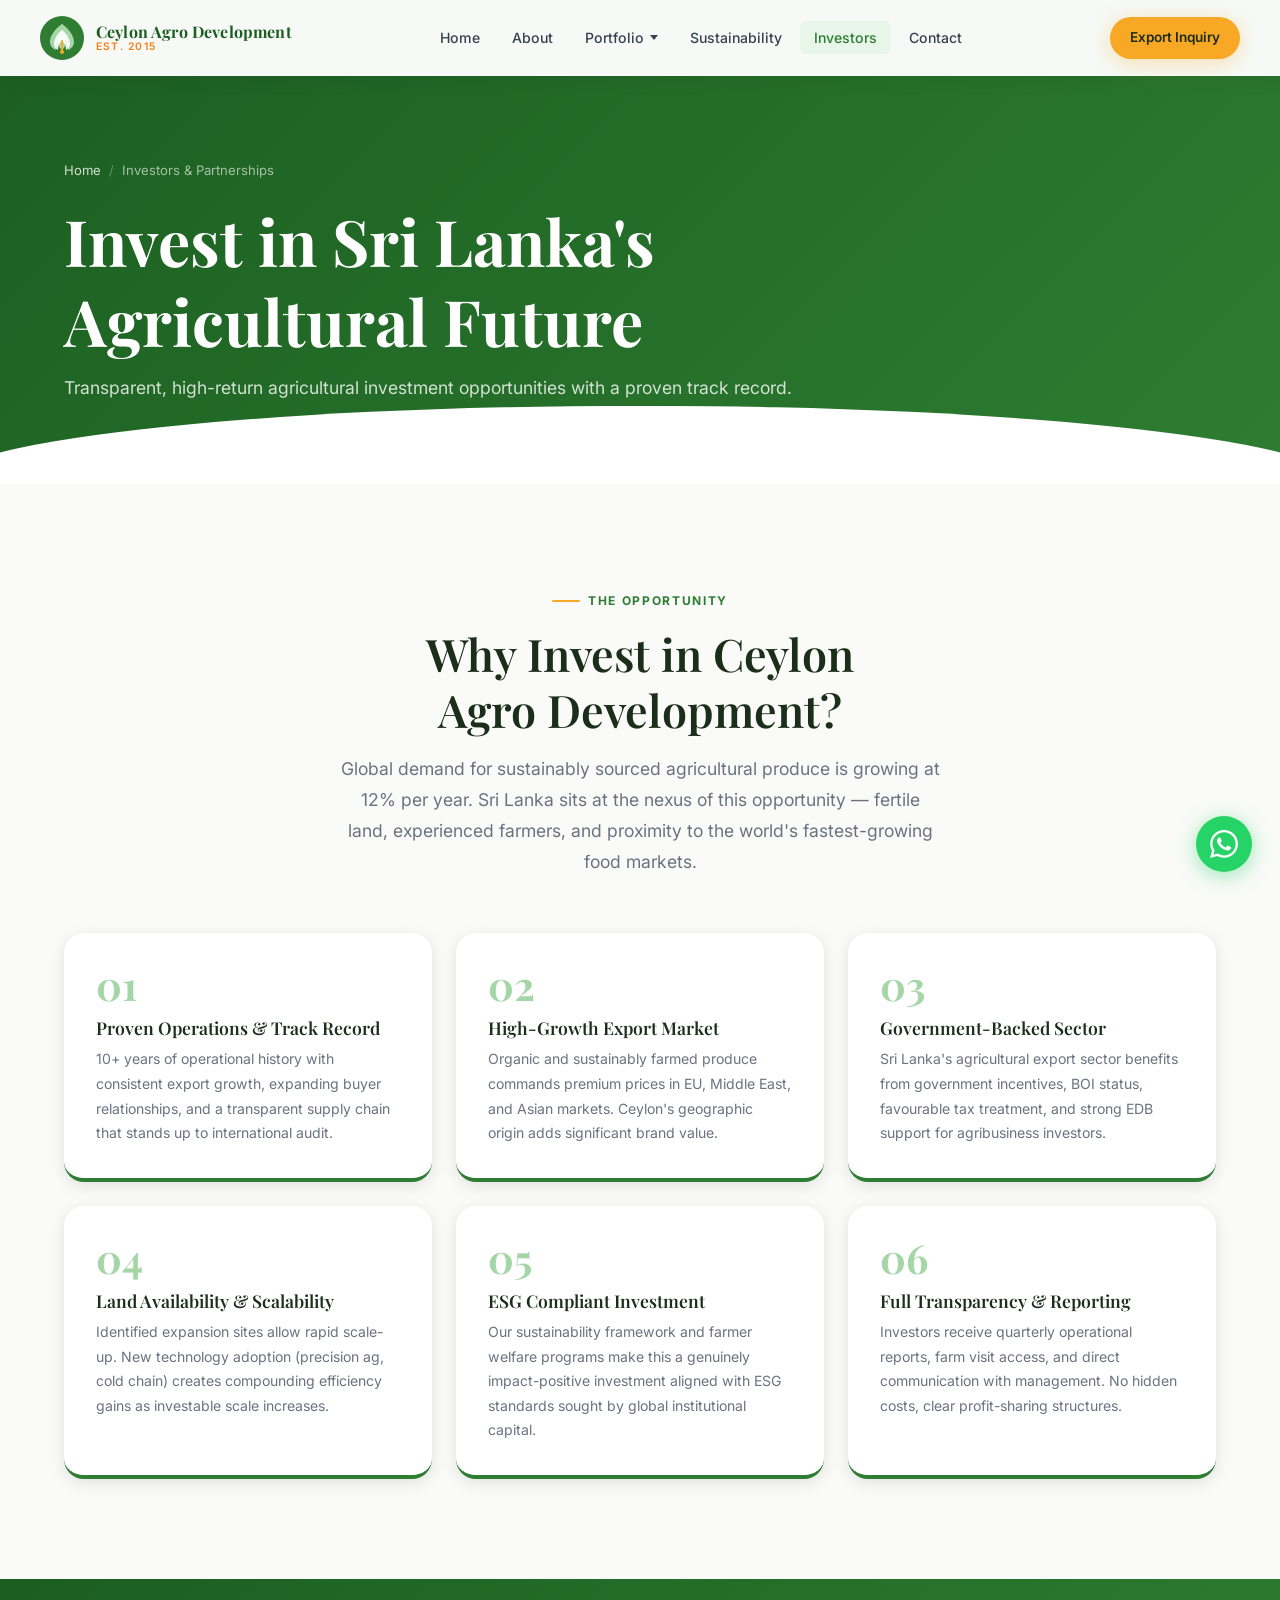
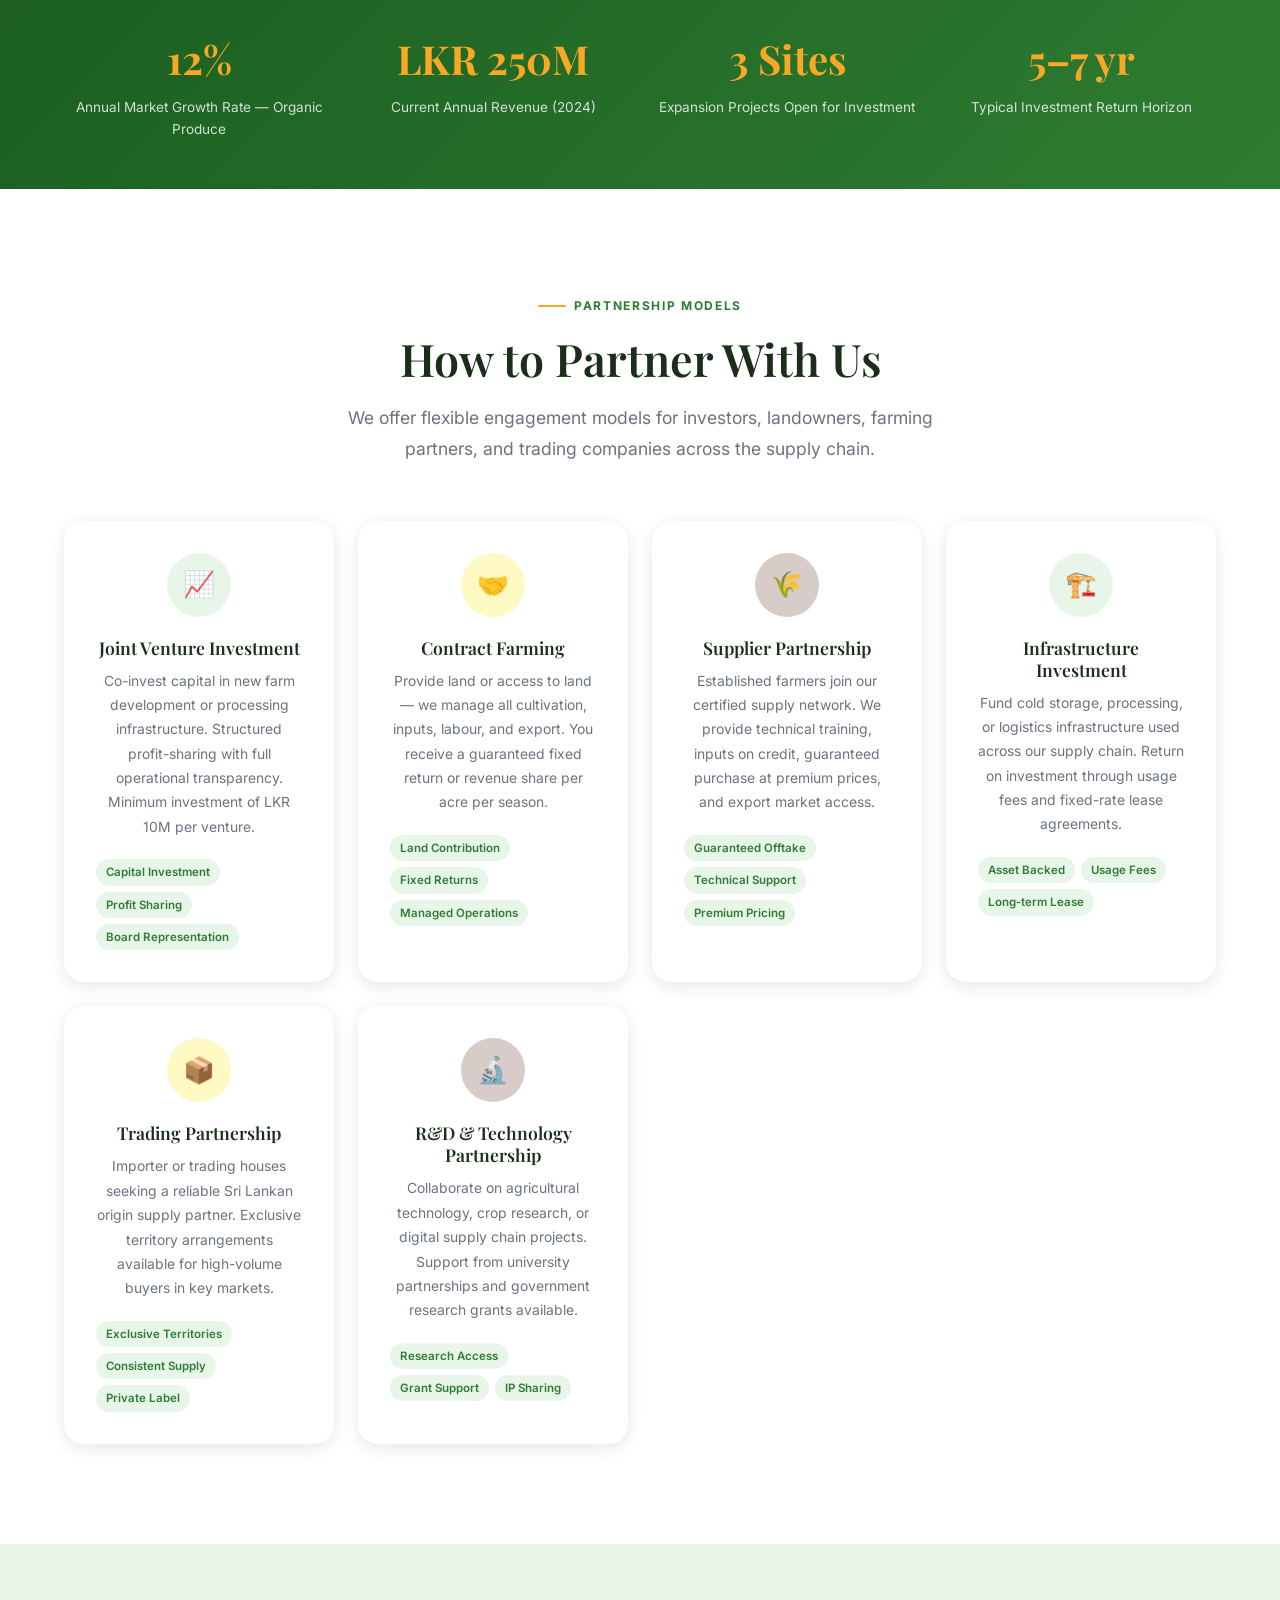
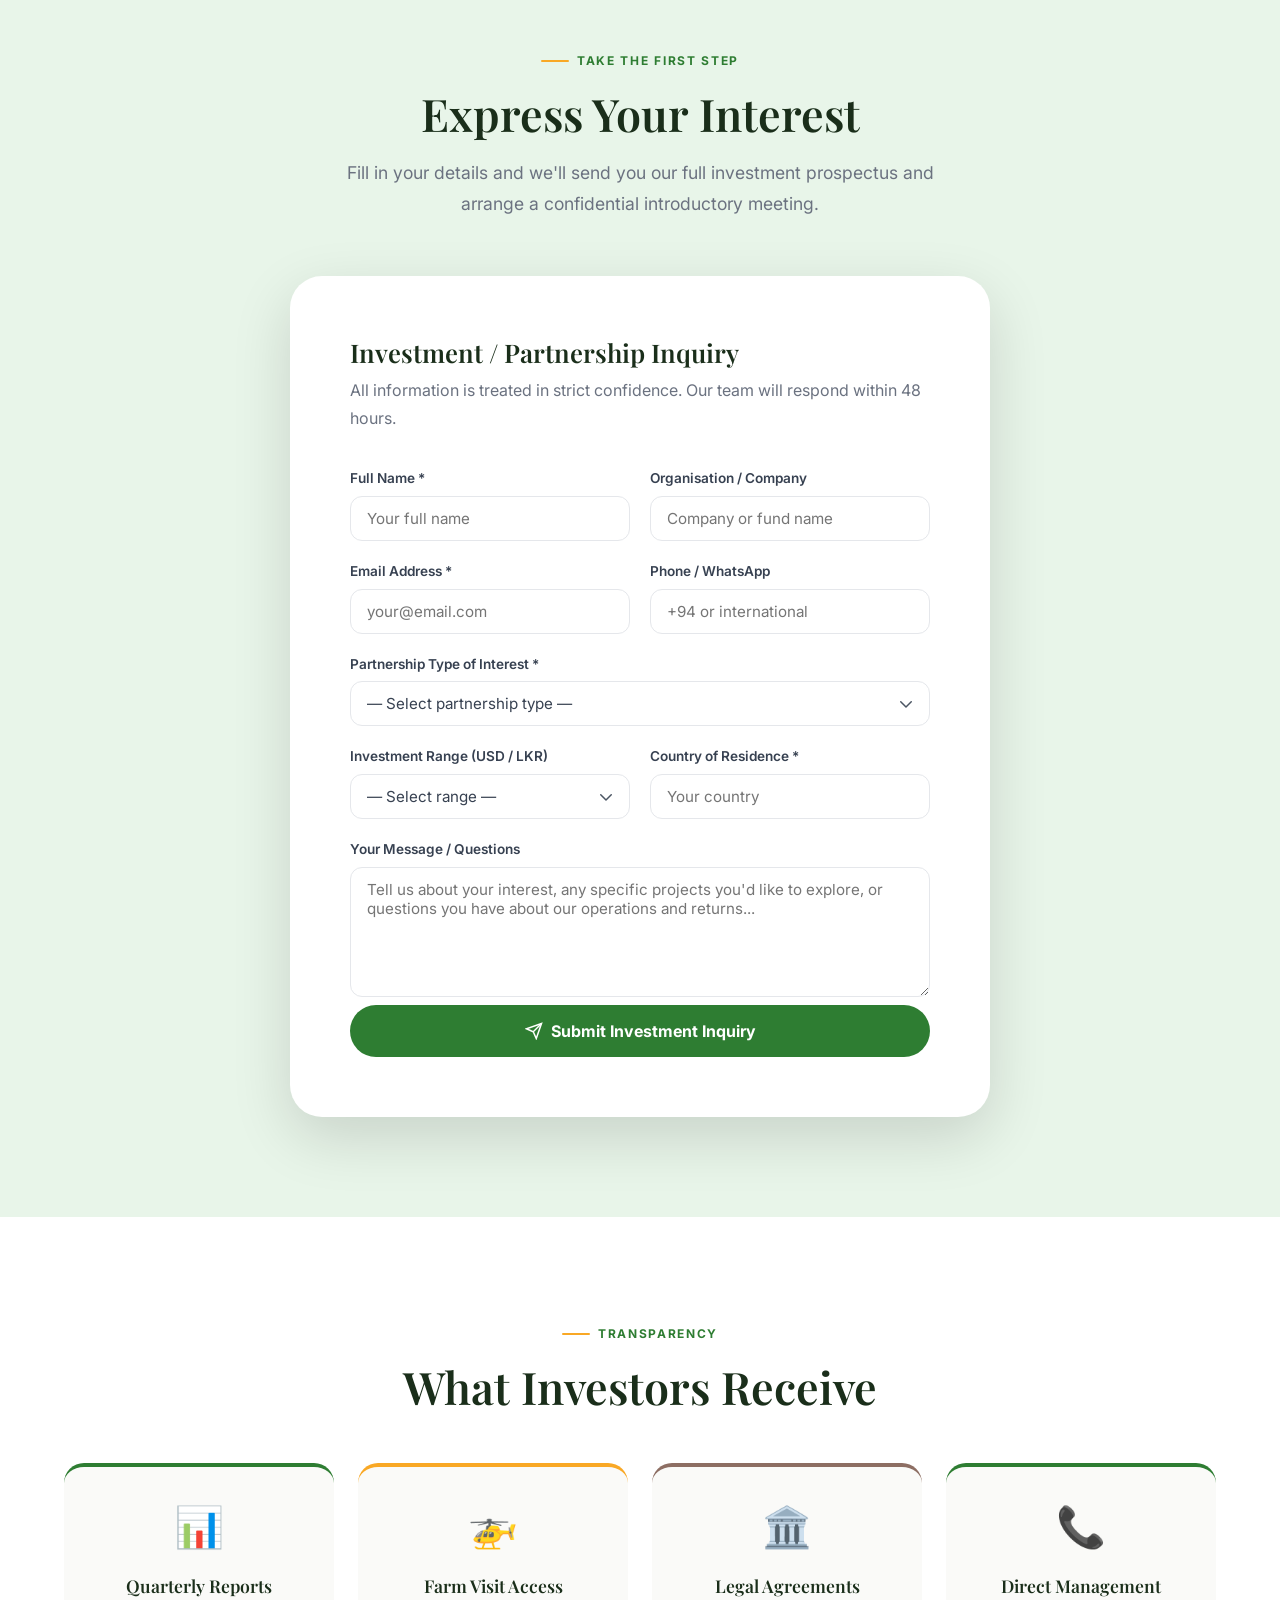
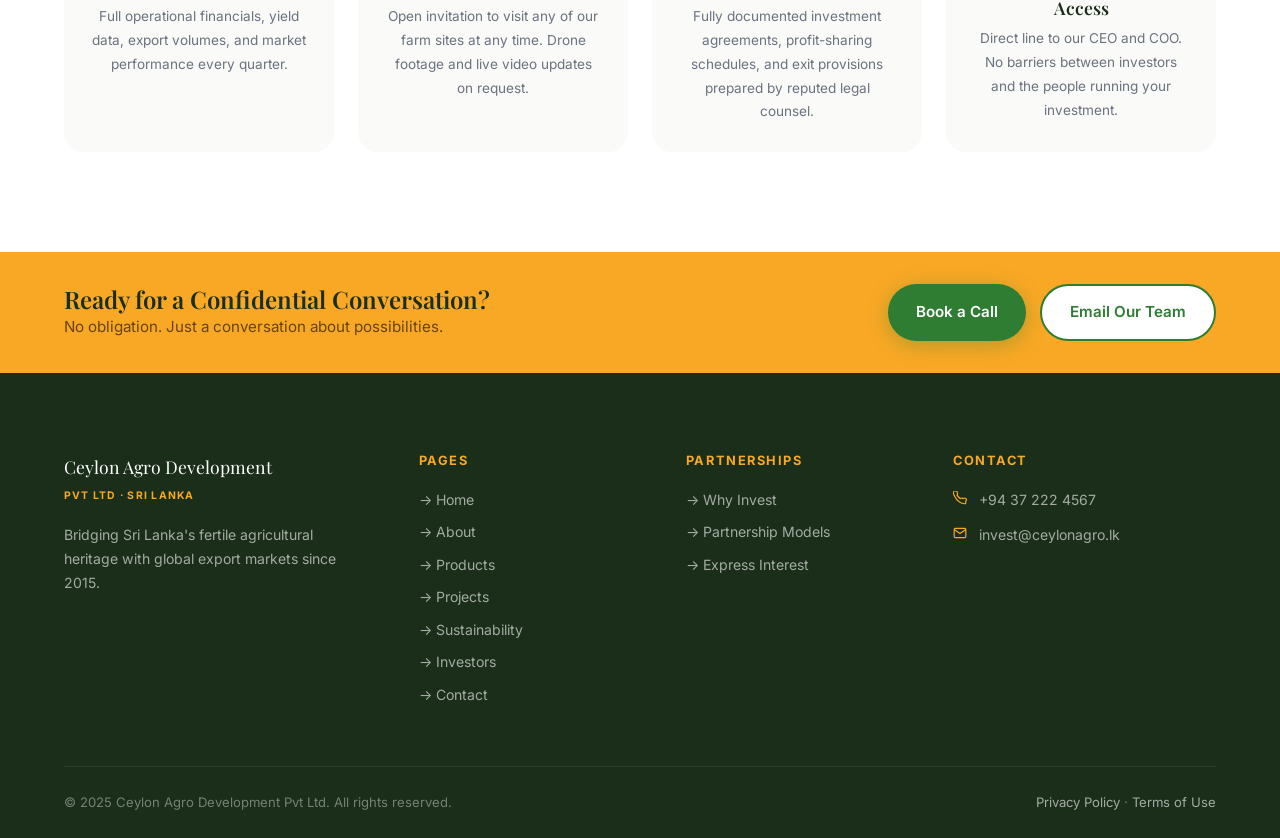
<file: investors.html>
<!DOCTYPE html>
<html lang="en">
<head>
  <meta charset="UTF-8"/>
  <meta name="viewport" content="width=device-width, initial-scale=1.0"/>
  <title>Investors & Partnerships | Ceylon Agro Development — Agricultural Investment Sri Lanka</title>
  <meta name="description" content="Invest in Ceylon Agro Development — Sri Lanka's growing agricultural export sector. Joint ventures, contract farming, supplier partnerships, and equity opportunities available."/>
  <link rel="stylesheet" href="styles.css"/>
</head>
<body>
<nav class="navbar scrolled" id="navbar">
  <div class="navbar-inner">
    <a href="index.html" class="navbar-logo"><svg width="44" height="44" viewBox="0 0 44 44" fill="none" xmlns="http://www.w3.org/2000/svg"><circle cx="22" cy="22" r="22" fill="#2E7D32"/><path d="M22 8 C22 8 10 16 10 26 C10 30 13 33 16 34 C15 30 16 26 19 23 C19 23 17 28 20 32 C21 33 22 34 22 34 C22 34 23 33 24 32 C27 28 25 23 25 23 C28 26 29 30 28 34 C31 33 34 30 34 26 C34 16 22 8 22 8Z" fill="#A5D6A7"/><path d="M22 14 C22 14 14 20 14 28 C14 31 16 33 18 34 C18 30 19 27 22 25 C25 27 26 30 26 34 C28 33 30 31 30 28 C30 20 22 14 22 14Z" fill="white" opacity="0.9"/><path d="M22 36 L22 25" stroke="#F9A825" stroke-width="2" stroke-linecap="round"/><circle cx="22" cy="36" r="2" fill="#F9A825"/></svg><div class="logo-text"><span class="logo-name">Ceylon Agro Development</span><span class="logo-sub">Est. 2015</span></div></a>
    <ul class="nav-links">
      <li><a href="index.html" class="nav-link">Home</a></li>
      <li><a href="about.html" class="nav-link">About</a></li>
      <li class="nav-item-dropdown">
        <a href="#" class="nav-link">Portfolio</a>
        <div class="nav-dropdown">
          <a href="products.html"><span class="dd-icon">🥔</span> Products</a>
          <a href="projects.html"><span class="dd-icon">🌾</span> Projects</a>
        </div>
      </li>
      <li><a href="sustainability.html" class="nav-link">Sustainability</a></li>
      <li><a href="investors.html" class="nav-link active">Investors</a></li>
      <li><a href="contact.html" class="nav-link">Contact</a></li>
    </ul>
    <div class="nav-cta"><a href="contact.html#export-inquiry" class="btn btn-gold btn-sm">Export Inquiry</a></div>
    <button class="hamburger" id="hamburger" aria-label="Toggle menu"><span></span><span></span><span></span></button>
  </div>
  <div class="mobile-menu" id="mobile-menu">
    <a href="index.html" class="nav-link">Home</a><a href="about.html" class="nav-link">About</a>
    <div class="mobile-portfolio-label">Portfolio</div>
    <a href="products.html" class="mobile-dropdown-item">🥔 Products</a>
    <a href="projects.html" class="mobile-dropdown-item">🌾 Projects</a>
    <a href="sustainability.html" class="nav-link">Sustainability</a><a href="investors.html" class="nav-link">Investors</a><a href="contact.html" class="nav-link">Contact</a>
    <a href="contact.html#export-inquiry" class="btn btn-gold">Export Inquiry</a>
  </div>
</nav>

<!-- HERO with dark overlay -->
<div class="page-hero invest-hero-bg">
  <div class="container">
    <nav class="breadcrumb"><a href="index.html">Home</a><span class="sep">/</span><span>Investors & Partnerships</span></nav>
    <h1>Invest in Sri Lanka's<br/>Agricultural Future</h1>
    <p class="page-hero-sub">Transparent, high-return agricultural investment opportunities with a proven track record.</p>
  </div>
</div>

<!-- WHY INVEST? -->
<section class="section" id="invest" style="background:var(--off-white);">
  <div class="container">
    <div class="text-center reveal">
      <span class="section-label">The Opportunity</span>
      <h2 class="section-title">Why Invest in Ceylon<br/>Agro Development?</h2>
      <p class="section-subtitle">Global demand for sustainably sourced agricultural produce is growing at 12% per year. Sri Lanka sits at the nexus of this opportunity — fertile land, experienced farmers, and proximity to the world's fastest-growing food markets.</p>
    </div>
    <div class="invest-reasons">
      <div class="invest-reason reveal">
        <div class="invest-reason-num">01</div>
        <h4>Proven Operations & Track Record</h4>
        <p>10+ years of operational history with consistent export growth, expanding buyer relationships, and a transparent supply chain that stands up to international audit.</p>
      </div>
      <div class="invest-reason reveal">
        <div class="invest-reason-num">02</div>
        <h4>High-Growth Export Market</h4>
        <p>Organic and sustainably farmed produce commands premium prices in EU, Middle East, and Asian markets. Ceylon's geographic origin adds significant brand value.</p>
      </div>
      <div class="invest-reason reveal">
        <div class="invest-reason-num">03</div>
        <h4>Government-Backed Sector</h4>
        <p>Sri Lanka's agricultural export sector benefits from government incentives, BOI status, favourable tax treatment, and strong EDB support for agribusiness investors.</p>
      </div>
      <div class="invest-reason reveal">
        <div class="invest-reason-num">04</div>
        <h4>Land Availability & Scalability</h4>
        <p>Identified expansion sites allow rapid scale-up. New technology adoption (precision ag, cold chain) creates compounding efficiency gains as investable scale increases.</p>
      </div>
      <div class="invest-reason reveal">
        <div class="invest-reason-num">05</div>
        <h4>ESG Compliant Investment</h4>
        <p>Our sustainability framework and farmer welfare programs make this a genuinely impact-positive investment aligned with ESG standards sought by global institutional capital.</p>
      </div>
      <div class="invest-reason reveal">
        <div class="invest-reason-num">06</div>
        <h4>Full Transparency & Reporting</h4>
        <p>Investors receive quarterly operational reports, farm visit access, and direct communication with management. No hidden costs, clear profit-sharing structures.</p>
      </div>
    </div>
  </div>
</section>

<!-- KEY FINANCIALS TEASER -->
<section class="sus-stats-bar" style="background:linear-gradient(135deg,#1B5E20,#2E7D32);">
  <div class="container">
    <div class="sus-stats-grid">
      <div class="sus-stat">
        <span class="val">12%</span>
        <div class="lbl">Annual Market Growth Rate — Organic Produce</div>
      </div>
      <div class="sus-stat">
        <span class="val">LKR 250M</span>
        <div class="lbl">Current Annual Revenue (2024)</div>
      </div>
      <div class="sus-stat">
        <span class="val">3 Sites</span>
        <div class="lbl">Expansion Projects Open for Investment</div>
      </div>
      <div class="sus-stat">
        <span class="val">5–7 yr</span>
        <div class="lbl">Typical Investment Return Horizon</div>
      </div>
    </div>
  </div>
</section>

<!-- PARTNERSHIP MODELS -->
<section class="section" id="partner" style="background:var(--white);">
  <div class="container">
    <div class="text-center reveal">
      <span class="section-label">Partnership Models</span>
      <h2 class="section-title">How to Partner With Us</h2>
      <p class="section-subtitle">We offer flexible engagement models for investors, landowners, farming partners, and trading companies across the supply chain.</p>
    </div>
    <div class="partnerships-grid">
      <div class="partnership-card reveal">
        <div class="partnership-icon" style="background:var(--green-pale); color:var(--green);">📈</div>
        <h4>Joint Venture Investment</h4>
        <p>Co-invest capital in new farm development or processing infrastructure. Structured profit-sharing with full operational transparency. Minimum investment of LKR 10M per venture.</p>
        <div style="margin-top:20px; display:flex; flex-wrap:wrap; gap:6px;">
          <span class="spec-tag">Capital Investment</span>
          <span class="spec-tag">Profit Sharing</span>
          <span class="spec-tag">Board Representation</span>
        </div>
      </div>
      <div class="partnership-card reveal">
        <div class="partnership-icon" style="background:var(--gold-light); color:var(--gold-dark);">🤝</div>
        <h4>Contract Farming</h4>
        <p>Provide land or access to land — we manage all cultivation, inputs, labour, and export. You receive a guaranteed fixed return or revenue share per acre per season.</p>
        <div style="margin-top:20px; display:flex; flex-wrap:wrap; gap:6px;">
          <span class="spec-tag">Land Contribution</span>
          <span class="spec-tag">Fixed Returns</span>
          <span class="spec-tag">Managed Operations</span>
        </div>
      </div>
      <div class="partnership-card reveal">
        <div class="partnership-icon" style="background:var(--brown-light); color:var(--brown-dark);">🌾</div>
        <h4>Supplier Partnership</h4>
        <p>Established farmers join our certified supply network. We provide technical training, inputs on credit, guaranteed purchase at premium prices, and export market access.</p>
        <div style="margin-top:20px; display:flex; flex-wrap:wrap; gap:6px;">
          <span class="spec-tag">Guaranteed Offtake</span>
          <span class="spec-tag">Technical Support</span>
          <span class="spec-tag">Premium Pricing</span>
        </div>
      </div>
      <div class="partnership-card reveal">
        <div class="partnership-icon" style="background:var(--green-pale); color:var(--green);">🏗️</div>
        <h4>Infrastructure Investment</h4>
        <p>Fund cold storage, processing, or logistics infrastructure used across our supply chain. Return on investment through usage fees and fixed-rate lease agreements.</p>
        <div style="margin-top:20px; display:flex; flex-wrap:wrap; gap:6px;">
          <span class="spec-tag">Asset Backed</span>
          <span class="spec-tag">Usage Fees</span>
          <span class="spec-tag">Long-term Lease</span>
        </div>
      </div>
      <div class="partnership-card reveal">
        <div class="partnership-icon" style="background:var(--gold-light); color:var(--gold-dark);">📦</div>
        <h4>Trading Partnership</h4>
        <p>Importer or trading houses seeking a reliable Sri Lankan origin supply partner. Exclusive territory arrangements available for high-volume buyers in key markets.</p>
        <div style="margin-top:20px; display:flex; flex-wrap:wrap; gap:6px;">
          <span class="spec-tag">Exclusive Territories</span>
          <span class="spec-tag">Consistent Supply</span>
          <span class="spec-tag">Private Label</span>
        </div>
      </div>
      <div class="partnership-card reveal">
        <div class="partnership-icon" style="background:var(--brown-light); color:var(--brown-dark);">🔬</div>
        <h4>R&D & Technology Partnership</h4>
        <p>Collaborate on agricultural technology, crop research, or digital supply chain projects. Support from university partnerships and government research grants available.</p>
        <div style="margin-top:20px; display:flex; flex-wrap:wrap; gap:6px;">
          <span class="spec-tag">Research Access</span>
          <span class="spec-tag">Grant Support</span>
          <span class="spec-tag">IP Sharing</span>
        </div>
      </div>
    </div>
  </div>
</section>

<!-- INVESTMENT INQUIRY FORM -->
<section class="section" id="invest-inquiry" style="background:var(--green-pale);">
  <div class="container">
    <div class="text-center reveal" style="margin-bottom:48px;">
      <span class="section-label">Take the First Step</span>
      <h2 class="section-title">Express Your Interest</h2>
      <p class="section-subtitle">Fill in your details and we'll send you our full investment prospectus and arrange a confidential introductory meeting.</p>
    </div>
    <div class="invest-form-wrap reveal">
      <h3 style="margin-bottom:8px;">Investment / Partnership Inquiry</h3>
      <p>All information is treated in strict confidence. Our team will respond within 48 hours.</p>
      <form id="invest-form" novalidate style="margin-top:32px;">
        <div class="form-grid">
          <div class="form-group">
            <label for="inv-name">Full Name *</label>
            <input type="text" id="inv-name" name="name" placeholder="Your full name" required/>
          </div>
          <div class="form-group">
            <label for="inv-org">Organisation / Company</label>
            <input type="text" id="inv-org" name="org" placeholder="Company or fund name"/>
          </div>
          <div class="form-group">
            <label for="inv-email">Email Address *</label>
            <input type="email" id="inv-email" name="email" placeholder="your@email.com" required/>
          </div>
          <div class="form-group">
            <label for="inv-phone">Phone / WhatsApp</label>
            <input type="tel" id="inv-phone" name="phone" placeholder="+94 or international"/>
          </div>
          <div class="form-group full">
            <label for="inv-type">Partnership Type of Interest *</label>
            <select id="inv-type" name="type" required>
              <option value="">— Select partnership type —</option>
              <option>Joint Venture Investment</option>
              <option>Contract Farming (Land Owner)</option>
              <option>Supplier / Farmer Partnership</option>
              <option>Infrastructure Investment</option>
              <option>Trading / Import Partnership</option>
              <option>R&D / Technology Partnership</option>
              <option>Other — Please specify below</option>
            </select>
          </div>
          <div class="form-group">
            <label for="inv-amount">Investment Range (USD / LKR)</label>
            <select id="inv-amount" name="amount">
              <option value="">— Select range —</option>
              <option>Under USD 50,000</option>
              <option>USD 50,000 – 150,000</option>
              <option>USD 150,000 – 500,000</option>
              <option>USD 500,000 – 1 Million</option>
              <option>Over USD 1 Million</option>
              <option>Land / Non-cash Contribution</option>
            </select>
          </div>
          <div class="form-group">
            <label for="inv-country">Country of Residence *</label>
            <input type="text" id="inv-country" name="country" placeholder="Your country" required/>
          </div>
          <div class="form-group full">
            <label for="inv-message">Your Message / Questions</label>
            <textarea id="inv-message" name="message" placeholder="Tell us about your interest, any specific projects you'd like to explore, or questions you have about our operations and returns..."></textarea>
          </div>
        </div>
        <button type="submit" class="form-submit" id="invest-submit">
          <svg width="18" height="18" fill="none" stroke="currentColor" stroke-width="2" viewBox="0 0 24 24"><path d="M22 2L11 13"/><path d="M22 2L15 22 11 13 2 9l20-7z"/></svg>
          Submit Investment Inquiry
        </button>
        <div class="success-msg" id="invest-success">
          <svg width="20" height="20" fill="none" stroke="currentColor" stroke-width="2" viewBox="0 0 24 24"><path d="M22 11.08V12a10 10 0 11-5.93-9.14"/><polyline points="22 4 12 14.01 9 11.01"/></svg>
          Thank you! Your inquiry has been received. Our team will reach out within 48 hours.
        </div>
      </form>
    </div>
  </div>
</section>

<!-- TRUST INDICATORS -->
<section class="section" style="background:var(--white);">
  <div class="container text-center">
    <span class="section-label">Transparency</span>
    <h2 class="section-title" style="margin-bottom:48px;">What Investors Receive</h2>
    <div style="display:grid; grid-template-columns:repeat(auto-fit,minmax(220px,1fr)); gap:24px;">
      <div style="padding:28px; background:var(--off-white); border-radius:var(--radius-lg); border-top:4px solid var(--green);">
        <div style="font-size:2.5rem; margin-bottom:16px;">📊</div>
        <h4 style="margin-bottom:8px;">Quarterly Reports</h4>
        <p style="font-size:.85rem; color:var(--text-muted);">Full operational financials, yield data, export volumes, and market performance every quarter.</p>
      </div>
      <div style="padding:28px; background:var(--off-white); border-radius:var(--radius-lg); border-top:4px solid var(--gold);">
        <div style="font-size:2.5rem; margin-bottom:16px;">🚁</div>
        <h4 style="margin-bottom:8px;">Farm Visit Access</h4>
        <p style="font-size:.85rem; color:var(--text-muted);">Open invitation to visit any of our farm sites at any time. Drone footage and live video updates on request.</p>
      </div>
      <div style="padding:28px; background:var(--off-white); border-radius:var(--radius-lg); border-top:4px solid var(--brown);">
        <div style="font-size:2.5rem; margin-bottom:16px;">🏛️</div>
        <h4 style="margin-bottom:8px;">Legal Agreements</h4>
        <p style="font-size:.85rem; color:var(--text-muted);">Fully documented investment agreements, profit-sharing schedules, and exit provisions prepared by reputed legal counsel.</p>
      </div>
      <div style="padding:28px; background:var(--off-white); border-radius:var(--radius-lg); border-top:4px solid var(--green);">
        <div style="font-size:2.5rem; margin-bottom:16px;">📞</div>
        <h4 style="margin-bottom:8px;">Direct Management Access</h4>
        <p style="font-size:.85rem; color:var(--text-muted);">Direct line to our CEO and COO. No barriers between investors and the people running your investment.</p>
      </div>
    </div>
  </div>
</section>

<div class="cta-bar">
  <div class="container">
    <div class="cta-bar-inner">
      <div>
        <h3>Ready for a Confidential Conversation?</h3>
        <p>No obligation. Just a conversation about possibilities.</p>
      </div>
      <div class="cta-bar-actions">
        <a href="contact.html" class="btn btn-primary">Book a Call</a>
        <a href="mailto:invest@ceylonagro.lk" class="btn btn-secondary">Email Our Team</a>
      </div>
    </div>
  </div>
</div>

<footer class="footer">
  <div class="container">
    <div class="footer-grid">
      <div class="footer-brand"><div style="margin-bottom:16px;"><span style="font-family:'Playfair Display',serif;font-size:1.1rem;color:white;">Ceylon Agro Development</span><br/><span style="font-size:.65rem;font-weight:700;letter-spacing:.12em;text-transform:uppercase;color:var(--gold);">Pvt Ltd · Sri Lanka</span></div><p>Bridging Sri Lanka's fertile agricultural heritage with global export markets since 2015.</p></div>
      <div class="footer-col"><h5>Pages</h5><ul class="footer-links"><li><a href="index.html">→ Home</a></li><li><a href="about.html">→ About</a></li><li><a href="products.html">→ Products</a></li><li><a href="projects.html">→ Projects</a></li><li><a href="sustainability.html">→ Sustainability</a></li><li><a href="investors.html">→ Investors</a></li><li><a href="contact.html">→ Contact</a></li></ul></div>
      <div class="footer-col"><h5>Partnerships</h5><ul class="footer-links"><li><a href="#invest">→ Why Invest</a></li><li><a href="#partner">→ Partnership Models</a></li><li><a href="#invest-inquiry">→ Express Interest</a></li></ul></div>
      <div class="footer-col"><h5>Contact</h5><div class="footer-contacts"><div class="footer-contact-item"><svg width="14" height="14" fill="none" stroke="currentColor" stroke-width="2" viewBox="0 0 24 24"><path d="M22 16.92v3a2 2 0 01-2.18 2 19.79 19.79 0 01-8.63-3.07A19.5 19.5 0 013.07 9.38 19.79 19.79 0 01.14.93 2 2 0 012.12 0h3a2 2 0 012 1.72c.127.96.361 1.903.7 2.81a2 2 0 01-.45 2.11L6.91 7.09a16 16 0 006 6l.46-.46a2 2 0 012.11-.45c.907.339 1.85.573 2.81.7A2 2 0 0122 16.92z"/></svg><span>+94 37 222 4567</span></div><div class="footer-contact-item"><svg width="14" height="14" fill="none" stroke="currentColor" stroke-width="2" viewBox="0 0 24 24"><path d="M4 4h16c1.1 0 2 .9 2 2v12c0 1.1-.9 2-2 2H4c-1.1 0-2-.9-2-2V6c0-1.1.9-2 2-2z"/><polyline points="22,6 12,13 2,6"/></svg><span>invest@ceylonagro.lk</span></div></div></div>
    </div>
    <div class="footer-bottom"><p>© 2025 Ceylon Agro Development Pvt Ltd. All rights reserved.</p><p><a href="#">Privacy Policy</a> · <a href="#">Terms of Use</a></p></div>
  </div>
</footer>
<a href="https://wa.me/94773456789" class="whatsapp-float" target="_blank" rel="noopener" aria-label="WhatsApp"><svg width="28" height="28" fill="white" viewBox="0 0 24 24"><path d="M.057 24l1.687-6.163c-1.041-1.804-1.588-3.849-1.587-5.946.003-6.556 5.338-11.891 11.893-11.891 3.181.001 6.167 1.24 8.413 3.488 2.245 2.248 3.481 5.236 3.48 8.414-.003 6.557-5.338 11.892-11.893 11.892-1.99-.001-3.951-.5-5.688-1.448l-6.305 1.654zm6.597-3.807c1.676.995 3.276 1.591 5.392 1.592 5.448 0 9.886-4.434 9.889-9.885.002-5.462-4.415-9.89-9.881-9.892-5.452 0-9.887 4.434-9.889 9.884-.001 2.225.651 3.891 1.746 5.634l-.999 3.648 3.742-.981zm11.387-5.464c-.074-.124-.272-.198-.57-.347-.297-.149-1.758-.868-2.031-.967-.272-.099-.47-.149-.669.149-.198.297-.768.967-.941 1.165-.173.198-.347.223-.644.074-.297-.149-1.255-.462-2.39-1.475-.883-.788-1.48-1.761-1.653-2.059-.173-.297-.018-.458.13-.606.134-.133.297-.347.446-.521.151-.172.2-.296.3-.495.099-.198.05-.372-.025-.521-.075-.148-.669-1.611-.916-2.206-.242-.579-.487-.501-.669-.51l-.57-.01c-.198 0-.52.074-.792.372s-1.04 1.016-1.04 2.479 1.065 2.876 1.213 3.074c.149.198 2.095 3.2 5.076 4.487.709.306 1.263.489 1.694.626.712.226 1.36.194 1.872.118.571-.085 1.758-.719 2.006-1.413.248-.695.248-1.29.173-1.414z"/></svg></a>
<script src="script.js"></script>
</body>
</html>
</file>
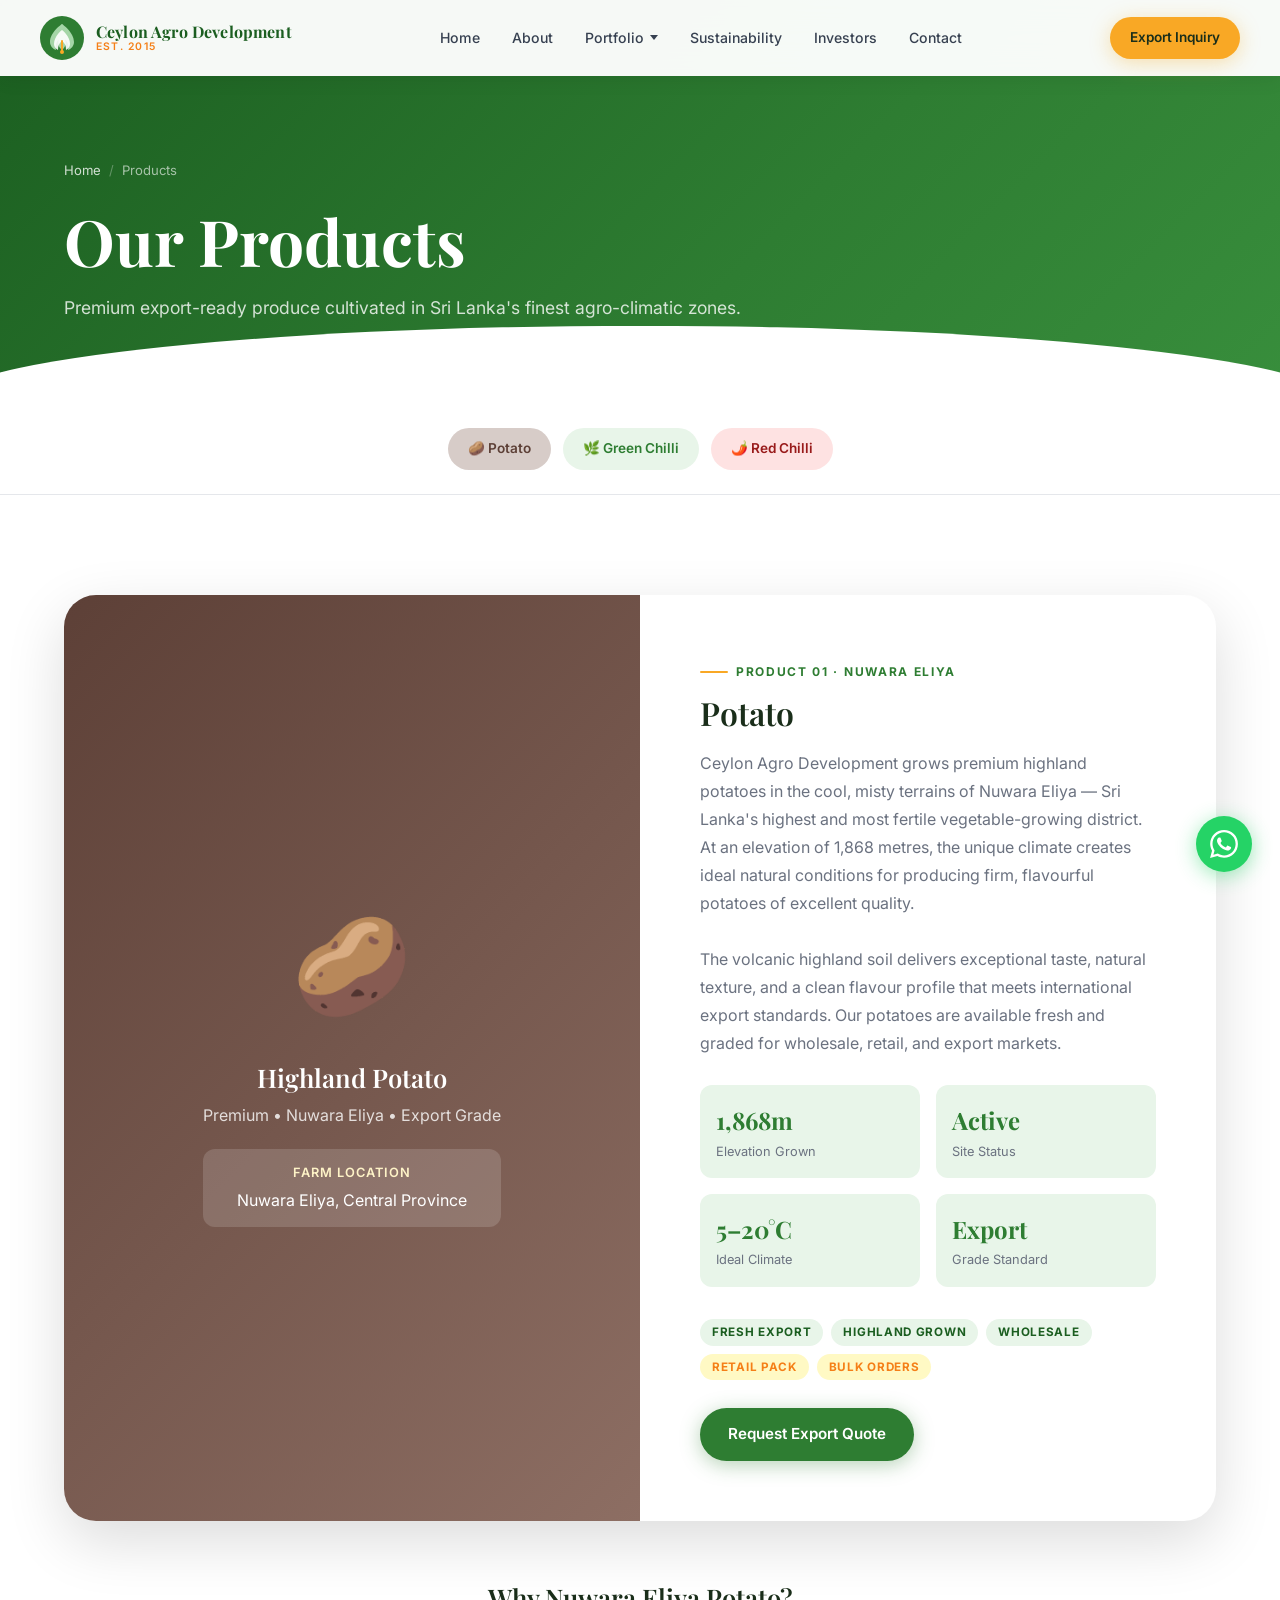
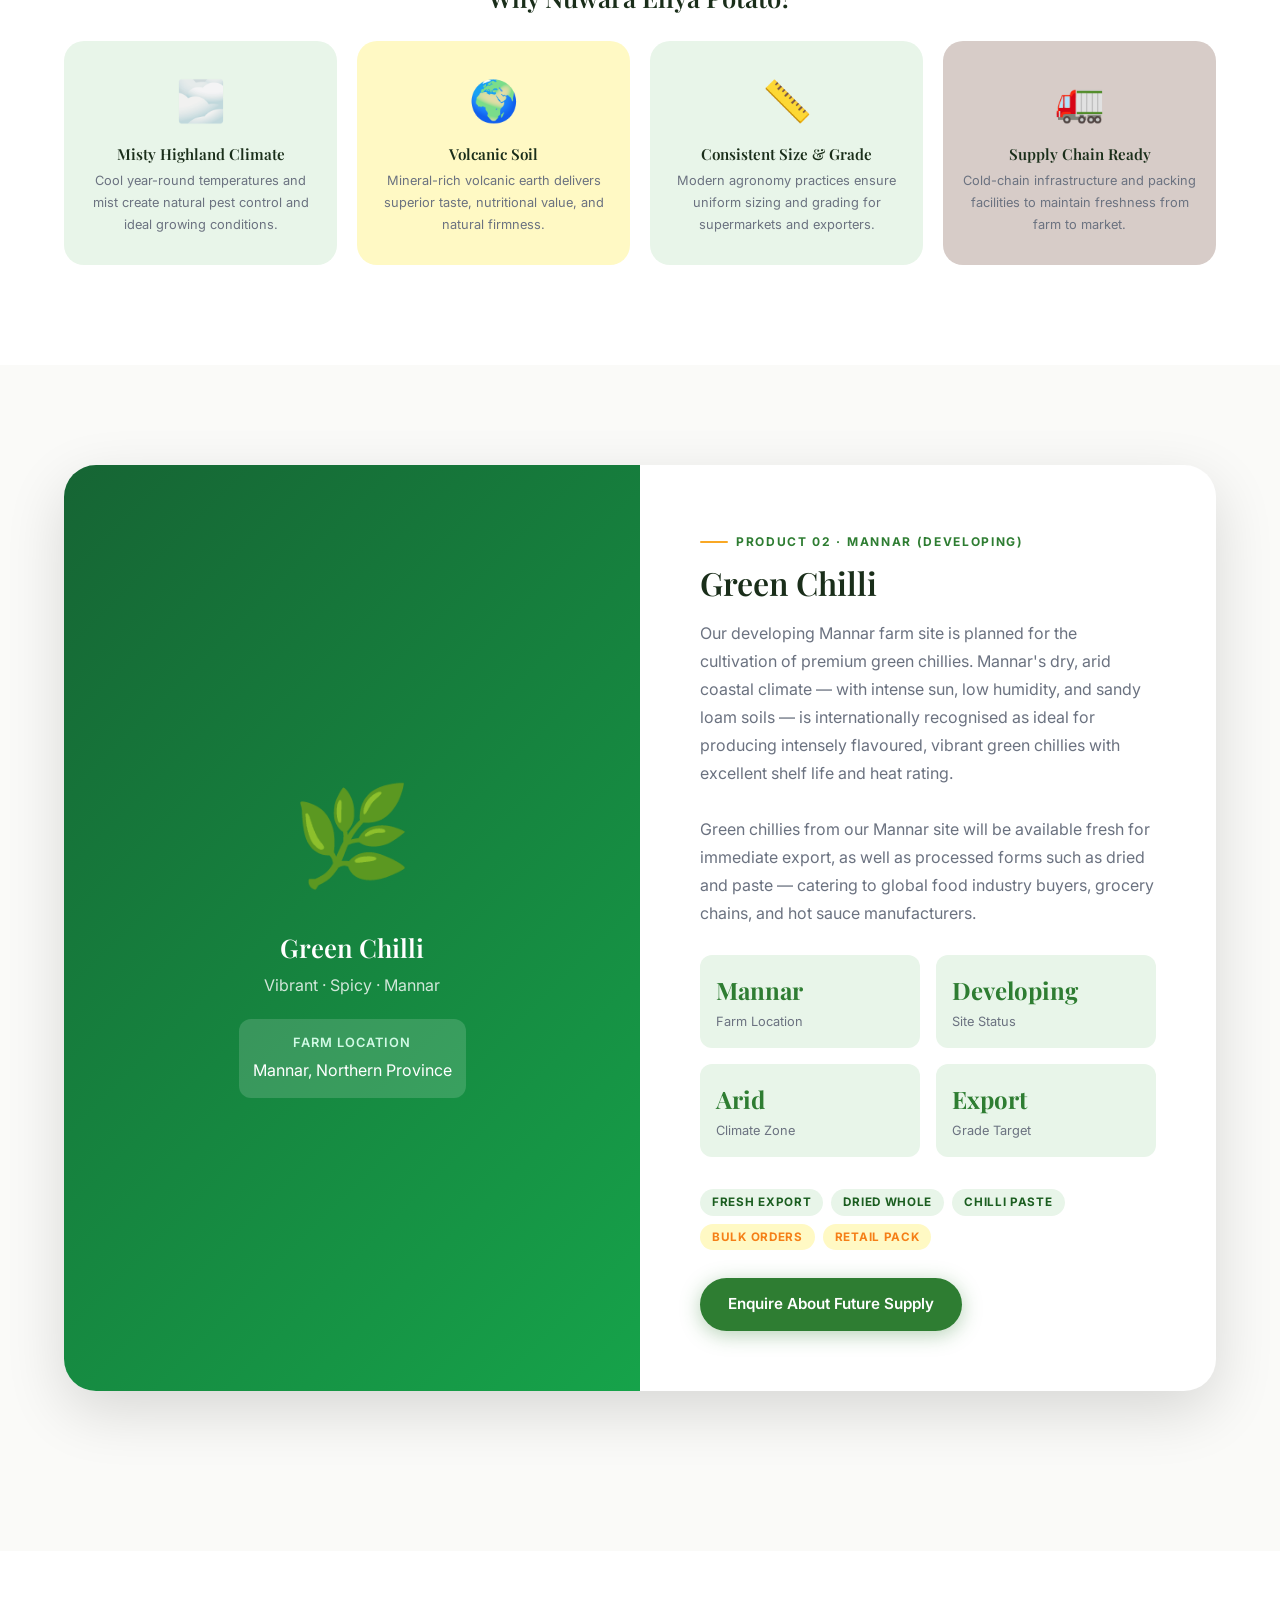
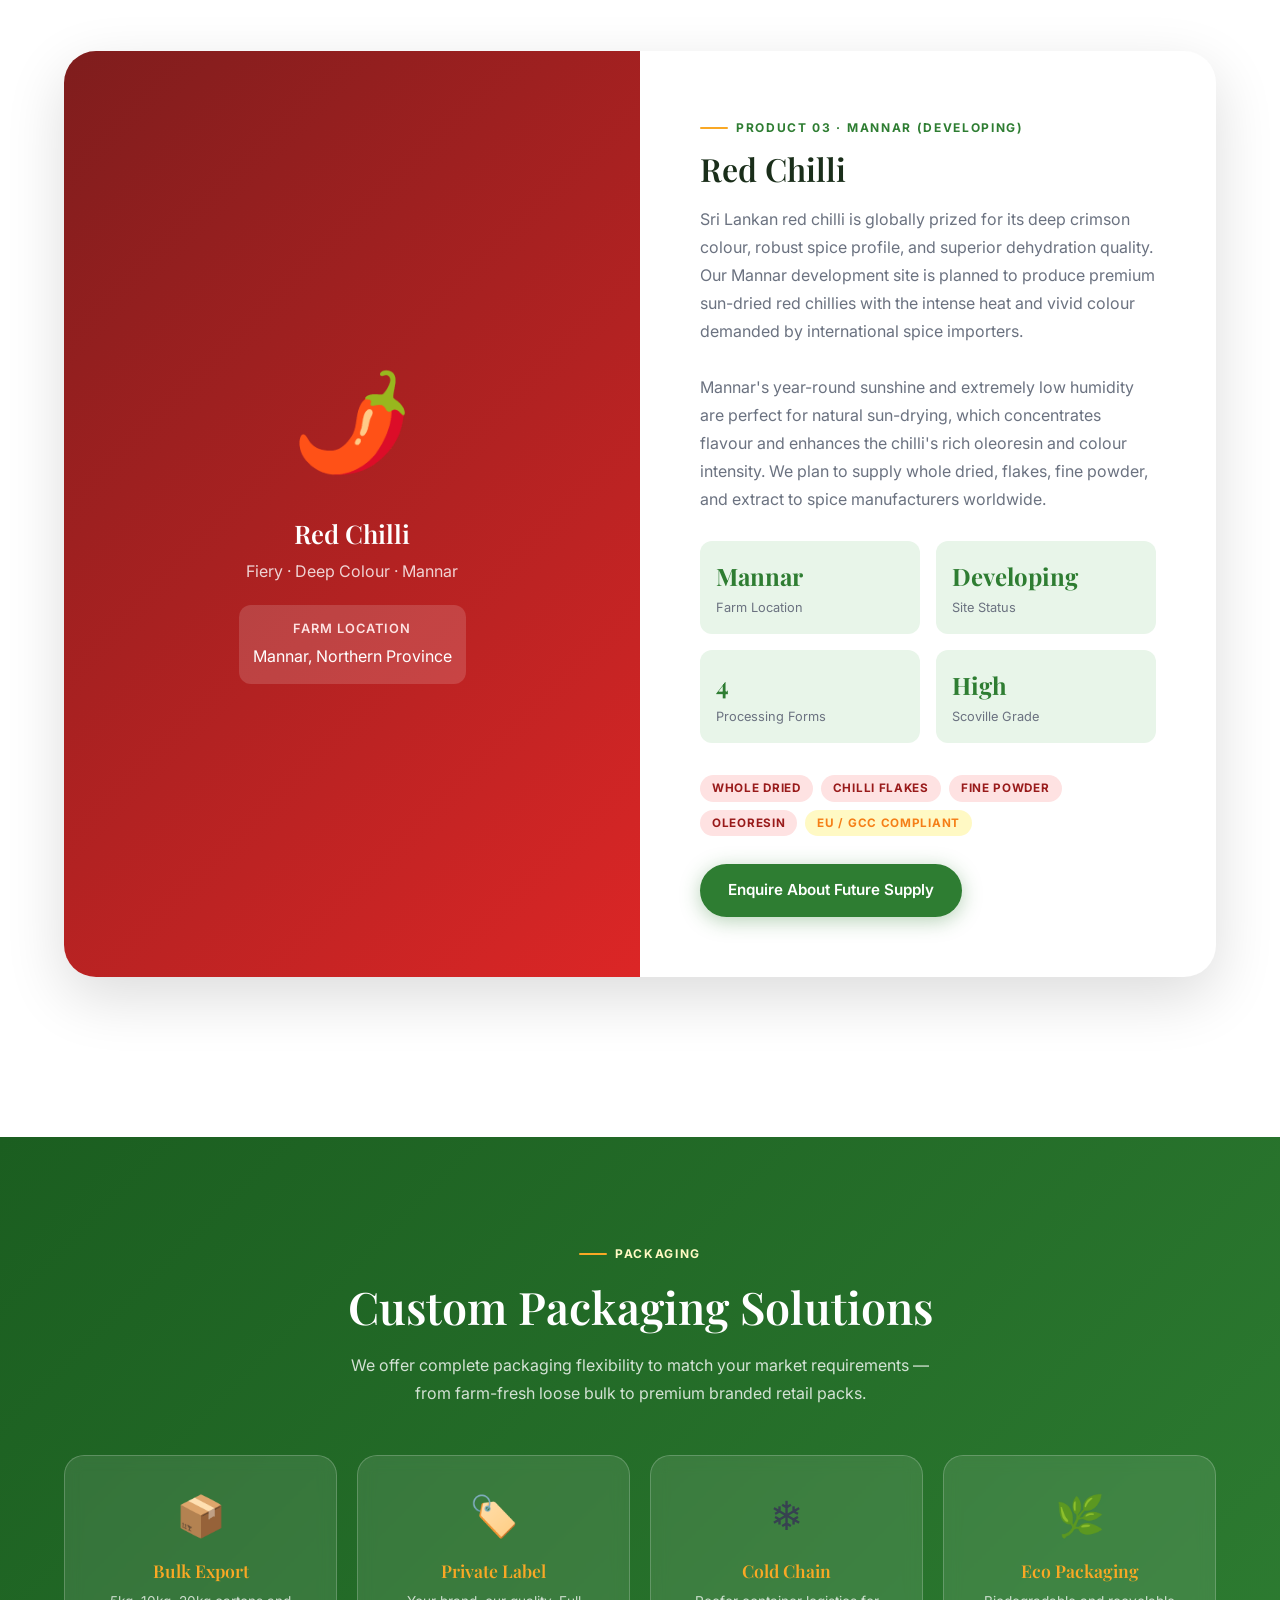
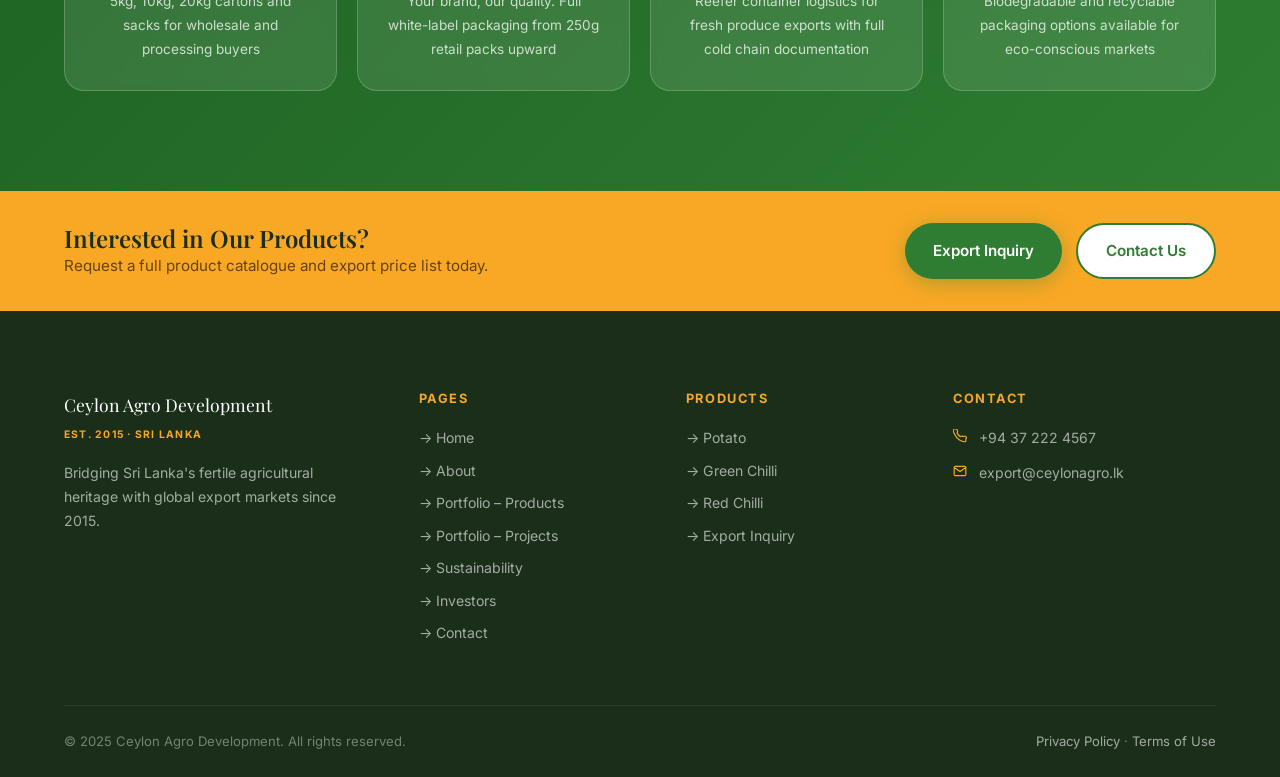
<file: products.html>
<!DOCTYPE html>
<html lang="en">
<head>
  <meta charset="UTF-8"/>
  <meta name="viewport" content="width=device-width, initial-scale=1.0"/>
  <title>Products | Ceylon Agro Development — Premium Potato, Red &amp; Green Chilli</title>
  <meta name="description" content="Explore Ceylon Agro Development's premium products: highland potatoes from Nuwara Eliya and red &amp; green chillies from our developing Mannar farm site."/>
  <link rel="stylesheet" href="styles.css"/>
</head>
<body>
<nav class="navbar scrolled" id="navbar">
  <div class="navbar-inner">
    <a href="index.html" class="navbar-logo">
      <svg width="44" height="44" viewBox="0 0 44 44" fill="none" xmlns="http://www.w3.org/2000/svg">
        <circle cx="22" cy="22" r="22" fill="#2E7D32"/>
        <path d="M22 8 C22 8 10 16 10 26 C10 30 13 33 16 34 C15 30 16 26 19 23 C19 23 17 28 20 32 C21 33 22 34 22 34 C22 34 23 33 24 32 C27 28 25 23 25 23 C28 26 29 30 28 34 C31 33 34 30 34 26 C34 16 22 8 22 8Z" fill="#A5D6A7"/>
        <path d="M22 14 C22 14 14 20 14 28 C14 31 16 33 18 34 C18 30 19 27 22 25 C25 27 26 30 26 34 C28 33 30 31 30 28 C30 20 22 14 22 14Z" fill="white" opacity="0.9"/>
        <path d="M22 36 L22 25" stroke="#F9A825" stroke-width="2" stroke-linecap="round"/>
        <circle cx="22" cy="36" r="2" fill="#F9A825"/>
      </svg>
      <div class="logo-text"><span class="logo-name">Ceylon Agro Development</span><span class="logo-sub">Est. 2015</span></div>
    </a>
    <ul class="nav-links">
      <li><a href="index.html" class="nav-link">Home</a></li>
      <li><a href="about.html" class="nav-link">About</a></li>
      <li class="nav-item-dropdown">
        <a href="#" class="nav-link active">Portfolio</a>
        <div class="nav-dropdown">
          <a href="products.html"><span class="dd-icon">🥔</span> Products</a>
          <a href="projects.html"><span class="dd-icon">🌾</span> Projects</a>
        </div>
      </li>
      <li><a href="sustainability.html" class="nav-link">Sustainability</a></li>
      <li><a href="investors.html" class="nav-link">Investors</a></li>
      <li><a href="contact.html" class="nav-link">Contact</a></li>
    </ul>
    <div class="nav-cta"><a href="contact.html#export-inquiry" class="btn btn-gold btn-sm">Export Inquiry</a></div>
    <button class="hamburger" id="hamburger" aria-label="Toggle menu"><span></span><span></span><span></span></button>
  </div>
  <div class="mobile-menu" id="mobile-menu">
    <a href="index.html" class="nav-link">Home</a>
    <a href="about.html" class="nav-link">About</a>
    <div class="mobile-portfolio-label">Portfolio</div>
    <a href="products.html" class="mobile-dropdown-item">🥔 Products</a>
    <a href="projects.html" class="mobile-dropdown-item">🌾 Projects</a>
    <a href="sustainability.html" class="nav-link">Sustainability</a>
    <a href="investors.html" class="nav-link">Investors</a>
    <a href="contact.html" class="nav-link">Contact</a>
    <a href="contact.html#export-inquiry" class="btn btn-gold">Export Inquiry</a>
  </div>
</nav>

<div class="page-hero">
  <div class="container">
    <nav class="breadcrumb"><a href="index.html">Home</a><span class="sep">/</span><span>Products</span></nav>
    <h1>Our Products</h1>
    <p class="page-hero-sub">Premium export-ready produce cultivated in Sri Lanka's finest agro-climatic zones.</p>
  </div>
</div>

<!-- PRODUCT TABS NAV -->
<div style="background:var(--white); padding:24px 0; border-bottom:1px solid var(--gray-200); position:sticky; top:76px; z-index:100;">
  <div class="container" style="display:flex; gap:12px; justify-content:center; flex-wrap:wrap;">
    <a href="#potato"       class="btn btn-sm" style="background:var(--brown-light);color:var(--brown-dark);">🥔 Potato</a>
    <a href="#green-chilli" class="btn btn-sm" style="background:var(--green-pale);color:var(--green);">🌿 Green Chilli</a>
    <a href="#red-chilli"   class="btn btn-sm" style="background:#FEE2E2;color:#991B1B;">🌶️ Red Chilli</a>
  </div>
</div>

<!-- POTATO -->
<section class="section" id="potato">
  <div class="container">
    <div class="product-detail reveal">
      <div class="product-detail-img">
        <div style="width:100%;height:100%;min-height:500px;background:linear-gradient(135deg,#5D4037 0%,#8D6E63 100%);display:flex;align-items:center;justify-content:center;">
          <div style="text-align:center;color:white;padding:40px;">
            <div style="font-size:6rem;margin-bottom:20px;">🥔</div>
            <h3 style="color:white;font-size:1.6rem;">Highland Potato</h3>
            <p style="opacity:.8; margin-top:8px;">Premium • Nuwara Eliya • Export Grade</p>
            <div style="margin-top:20px; background:rgba(255,255,255,.15); border-radius:12px; padding:14px;">
              <div style="font-size:.8rem; font-weight:600; letter-spacing:.08em; text-transform:uppercase; color:#FEF3C7;">Farm Location</div>
              <div style="font-size:1rem; margin-top:4px;">Nuwara Eliya, Central Province</div>
            </div>
          </div>
        </div>
      </div>
      <div class="product-detail-content">
        <span class="section-label">Product 01 · Nuwara Eliya</span>
        <h2>Potato</h2>
        <p>Ceylon Agro Development grows premium highland potatoes in the cool, misty terrains of Nuwara Eliya — Sri Lanka's highest and most fertile vegetable-growing district. At an elevation of 1,868 metres, the unique climate creates ideal natural conditions for producing firm, flavourful potatoes of excellent quality.</p>
        <p style="margin-top:12px;">The volcanic highland soil delivers exceptional taste, natural texture, and a clean flavour profile that meets international export standards. Our potatoes are available fresh and graded for wholesale, retail, and export markets.</p>
        <div class="product-stats">
          <div class="p-stat">
            <div class="val">1,868m</div>
            <div class="key">Elevation Grown</div>
          </div>
          <div class="p-stat">
            <div class="val">Active</div>
            <div class="key">Site Status</div>
          </div>
          <div class="p-stat">
            <div class="val">5–20°C</div>
            <div class="key">Ideal Climate</div>
          </div>
          <div class="p-stat">
            <div class="val">Export</div>
            <div class="key">Grade Standard</div>
          </div>
        </div>
        <div class="product-features-list">
          <span class="badge badge-green">Fresh Export</span>
          <span class="badge badge-green">Highland Grown</span>
          <span class="badge badge-green">Wholesale</span>
          <span class="badge badge-gold">Retail Pack</span>
          <span class="badge badge-gold">Bulk Orders</span>
        </div>
        <a href="contact.html#export-inquiry" class="btn btn-primary">Request Export Quote</a>
      </div>
    </div>

    <!-- Potato variety info -->
    <div style="margin-top:60px;">
      <h3 style="margin-bottom:28px; text-align:center;">Why Nuwara Eliya Potato?</h3>
      <div style="display:grid;grid-template-columns:repeat(auto-fit,minmax(200px,1fr));gap:20px;">
        <div style="text-align:center;background:var(--green-pale);border-radius:var(--radius-lg);padding:28px 20px;">
          <div style="font-size:2.5rem;margin-bottom:12px;">🌫️</div>
          <h4 style="font-size:.95rem;">Misty Highland Climate</h4>
          <p style="font-size:.8rem;color:var(--text-muted);margin-top:6px;">Cool year-round temperatures and mist create natural pest control and ideal growing conditions.</p>
        </div>
        <div style="text-align:center;background:var(--gold-light);border-radius:var(--radius-lg);padding:28px 20px;">
          <div style="font-size:2.5rem;margin-bottom:12px;">🌍</div>
          <h4 style="font-size:.95rem;">Volcanic Soil</h4>
          <p style="font-size:.8rem;color:var(--text-muted);margin-top:6px;">Mineral-rich volcanic earth delivers superior taste, nutritional value, and natural firmness.</p>
        </div>
        <div style="text-align:center;background:var(--green-pale);border-radius:var(--radius-lg);padding:28px 20px;">
          <div style="font-size:2.5rem;margin-bottom:12px;">📏</div>
          <h4 style="font-size:.95rem;">Consistent Size &amp; Grade</h4>
          <p style="font-size:.8rem;color:var(--text-muted);margin-top:6px;">Modern agronomy practices ensure uniform sizing and grading for supermarkets and exporters.</p>
        </div>
        <div style="text-align:center;background:var(--brown-light);border-radius:var(--radius-lg);padding:28px 20px;">
          <div style="font-size:2.5rem;margin-bottom:12px;">🚛</div>
          <h4 style="font-size:.95rem;">Supply Chain Ready</h4>
          <p style="font-size:.8rem;color:var(--text-muted);margin-top:6px;">Cold-chain infrastructure and packing facilities to maintain freshness from farm to market.</p>
        </div>
      </div>
    </div>
  </div>
</section>

<!-- GREEN CHILLI -->
<section class="section" id="green-chilli" style="background:var(--off-white);">
  <div class="container">
    <div class="product-detail reveal">
      <div class="product-detail-img">
        <div style="width:100%;height:100%;min-height:500px;background:linear-gradient(135deg,#166534,#16A34A);display:flex;align-items:center;justify-content:center;">
          <div style="text-align:center;color:white;padding:40px;">
            <div style="font-size:6rem;margin-bottom:20px;">🌿</div>
            <h3 style="color:white;font-size:1.6rem;">Green Chilli</h3>
            <p style="opacity:.8; margin-top:8px;">Vibrant · Spicy · Mannar</p>
            <div style="margin-top:20px; background:rgba(255,255,255,.15); border-radius:12px; padding:14px;">
              <div style="font-size:.8rem; font-weight:600; letter-spacing:.08em; text-transform:uppercase; color:#D1FAE5;">Farm Location</div>
              <div style="font-size:1rem; margin-top:4px;">Mannar, Northern Province</div>
            </div>
          </div>
        </div>
      </div>
      <div class="product-detail-content">
        <span class="section-label">Product 02 · Mannar (Developing)</span>
        <h2>Green Chilli</h2>
        <p>Our developing Mannar farm site is planned for the cultivation of premium green chillies. Mannar's dry, arid coastal climate — with intense sun, low humidity, and sandy loam soils — is internationally recognised as ideal for producing intensely flavoured, vibrant green chillies with excellent shelf life and heat rating.</p>
        <p style="margin-top:12px;">Green chillies from our Mannar site will be available fresh for immediate export, as well as processed forms such as dried and paste — catering to global food industry buyers, grocery chains, and hot sauce manufacturers.</p>
        <div class="product-stats">
          <div class="p-stat">
            <div class="val">Mannar</div>
            <div class="key">Farm Location</div>
          </div>
          <div class="p-stat">
            <div class="val">Developing</div>
            <div class="key">Site Status</div>
          </div>
          <div class="p-stat">
            <div class="val">Arid</div>
            <div class="key">Climate Zone</div>
          </div>
          <div class="p-stat">
            <div class="val">Export</div>
            <div class="key">Grade Target</div>
          </div>
        </div>
        <div class="product-features-list">
          <span class="badge badge-green">Fresh Export</span>
          <span class="badge badge-green">Dried Whole</span>
          <span class="badge badge-green">Chilli Paste</span>
          <span class="badge badge-gold">Bulk Orders</span>
          <span class="badge badge-gold">Retail Pack</span>
        </div>
        <a href="contact.html#export-inquiry" class="btn btn-primary">Enquire About Future Supply</a>
      </div>
    </div>
  </div>
</section>

<!-- RED CHILLI -->
<section class="section" id="red-chilli" style="background:var(--white);">
  <div class="container">
    <div class="product-detail reveal">
      <div class="product-detail-img">
        <div style="width:100%;height:100%;min-height:500px;background:linear-gradient(135deg,#7F1D1D,#DC2626);display:flex;align-items:center;justify-content:center;">
          <div style="text-align:center;color:white;padding:40px;">
            <div style="font-size:6rem;margin-bottom:20px;">🌶️</div>
            <h3 style="color:white;font-size:1.6rem;">Red Chilli</h3>
            <p style="opacity:.8; margin-top:8px;">Fiery · Deep Colour · Mannar</p>
            <div style="margin-top:20px; background:rgba(255,255,255,.15); border-radius:12px; padding:14px;">
              <div style="font-size:.8rem; font-weight:600; letter-spacing:.08em; text-transform:uppercase; color:#FEE2E2;">Farm Location</div>
              <div style="font-size:1rem; margin-top:4px;">Mannar, Northern Province</div>
            </div>
          </div>
        </div>
      </div>
      <div class="product-detail-content">
        <span class="section-label">Product 03 · Mannar (Developing)</span>
        <h2>Red Chilli</h2>
        <p>Sri Lankan red chilli is globally prized for its deep crimson colour, robust spice profile, and superior dehydration quality. Our Mannar development site is planned to produce premium sun-dried red chillies with the intense heat and vivid colour demanded by international spice importers.</p>
        <p style="margin-top:12px;">Mannar's year-round sunshine and extremely low humidity are perfect for natural sun-drying, which concentrates flavour and enhances the chilli's rich oleoresin and colour intensity. We plan to supply whole dried, flakes, fine powder, and extract to spice manufacturers worldwide.</p>
        <div class="product-stats">
          <div class="p-stat">
            <div class="val">Mannar</div>
            <div class="key">Farm Location</div>
          </div>
          <div class="p-stat">
            <div class="val">Developing</div>
            <div class="key">Site Status</div>
          </div>
          <div class="p-stat">
            <div class="val">4</div>
            <div class="key">Processing Forms</div>
          </div>
          <div class="p-stat">
            <div class="val">High</div>
            <div class="key">Scoville Grade</div>
          </div>
        </div>
        <div class="product-features-list">
          <span class="badge" style="background:#FEE2E2;color:#991B1B;">Whole Dried</span>
          <span class="badge" style="background:#FEE2E2;color:#991B1B;">Chilli Flakes</span>
          <span class="badge" style="background:#FEE2E2;color:#991B1B;">Fine Powder</span>
          <span class="badge" style="background:#FEE2E2;color:#991B1B;">Oleoresin</span>
          <span class="badge badge-gold">EU / GCC Compliant</span>
        </div>
        <a href="contact.html#export-inquiry" class="btn btn-primary">Enquire About Future Supply</a>
      </div>
    </div>
  </div>
</section>

<!-- PACKAGING -->
<section class="section" style="background:linear-gradient(135deg,var(--green-dark),var(--green));">
  <div class="container text-center">
    <span class="section-label" style="color:var(--gold-light);">Packaging</span>
    <h2 style="color:white; margin-bottom:16px;">Custom Packaging Solutions</h2>
    <p style="color:rgba(255,255,255,.8); margin-bottom:48px; max-width:600px; margin-left:auto; margin-right:auto;">We offer complete packaging flexibility to match your market requirements — from farm-fresh loose bulk to premium branded retail packs.</p>
    <div style="display:grid; grid-template-columns:repeat(auto-fit,minmax(200px,1fr)); gap:20px;">
      <div style="background:rgba(255,255,255,.1);backdrop-filter:blur(8px);border:1px solid rgba(255,255,255,.2);border-radius:var(--radius-lg);padding:28px;">
        <div style="font-size:2.5rem;margin-bottom:12px;">📦</div>
        <h4 style="color:var(--gold);margin-bottom:8px;">Bulk Export</h4>
        <p style="color:rgba(255,255,255,.75);font-size:.85rem;">5kg, 10kg, 20kg cartons and sacks for wholesale and processing buyers</p>
      </div>
      <div style="background:rgba(255,255,255,.1);backdrop-filter:blur(8px);border:1px solid rgba(255,255,255,.2);border-radius:var(--radius-lg);padding:28px;">
        <div style="font-size:2.5rem;margin-bottom:12px;">🏷️</div>
        <h4 style="color:var(--gold);margin-bottom:8px;">Private Label</h4>
        <p style="color:rgba(255,255,255,.75);font-size:.85rem;">Your brand, our quality. Full white-label packaging from 250g retail packs upward</p>
      </div>
      <div style="background:rgba(255,255,255,.1);backdrop-filter:blur(8px);border:1px solid rgba(255,255,255,.2);border-radius:var(--radius-lg);padding:28px;">
        <div style="font-size:2.5rem;margin-bottom:12px;">❄️</div>
        <h4 style="color:var(--gold);margin-bottom:8px;">Cold Chain</h4>
        <p style="color:rgba(255,255,255,.75);font-size:.85rem;">Reefer container logistics for fresh produce exports with full cold chain documentation</p>
      </div>
      <div style="background:rgba(255,255,255,.1);backdrop-filter:blur(8px);border:1px solid rgba(255,255,255,.2);border-radius:var(--radius-lg);padding:28px;">
        <div style="font-size:2.5rem;margin-bottom:12px;">🌿</div>
        <h4 style="color:var(--gold);margin-bottom:8px;">Eco Packaging</h4>
        <p style="color:rgba(255,255,255,.75);font-size:.85rem;">Biodegradable and recyclable packaging options available for eco-conscious markets</p>
      </div>
    </div>
  </div>
</section>

<div class="cta-bar">
  <div class="container">
    <div class="cta-bar-inner">
      <div>
        <h3>Interested in Our Products?</h3>
        <p>Request a full product catalogue and export price list today.</p>
      </div>
      <div class="cta-bar-actions">
        <a href="contact.html#export-inquiry" class="btn btn-primary">Export Inquiry</a>
        <a href="contact.html" class="btn btn-secondary">Contact Us</a>
      </div>
    </div>
  </div>
</div>

<footer class="footer">
  <div class="container">
    <div class="footer-grid">
      <div class="footer-brand">
        <div style="margin-bottom:16px;"><span style="font-family:'Playfair Display',serif;font-size:1.1rem;color:white;">Ceylon Agro Development</span><br/><span style="font-size:.65rem;font-weight:700;letter-spacing:.12em;text-transform:uppercase;color:var(--gold);">Est. 2015 · Sri Lanka</span></div>
        <p>Bridging Sri Lanka's fertile agricultural heritage with global export markets since 2015.</p>
      </div>
      <div class="footer-col"><h5>Pages</h5><ul class="footer-links"><li><a href="index.html">→ Home</a></li><li><a href="about.html">→ About</a></li><li><a href="products.html">→ Portfolio – Products</a></li><li><a href="projects.html">→ Portfolio – Projects</a></li><li><a href="sustainability.html">→ Sustainability</a></li><li><a href="investors.html">→ Investors</a></li><li><a href="contact.html">→ Contact</a></li></ul></div>
      <div class="footer-col"><h5>Products</h5><ul class="footer-links"><li><a href="#potato">→ Potato</a></li><li><a href="#green-chilli">→ Green Chilli</a></li><li><a href="#red-chilli">→ Red Chilli</a></li><li><a href="contact.html#export-inquiry">→ Export Inquiry</a></li></ul></div>
      <div class="footer-col"><h5>Contact</h5><div class="footer-contacts"><div class="footer-contact-item"><svg width="14" height="14" fill="none" stroke="currentColor" stroke-width="2" viewBox="0 0 24 24"><path d="M22 16.92v3a2 2 0 01-2.18 2 19.79 19.79 0 01-8.63-3.07A19.5 19.5 0 013.07 9.38 19.79 19.79 0 01.14.93 2 2 0 012.12 0h3a2 2 0 012 1.72c.127.96.361 1.903.7 2.81a2 2 0 01-.45 2.11L6.91 7.09a16 16 0 006 6l.46-.46a2 2 0 012.11-.45c.907.339 1.85.573 2.81.7A2 2 0 0122 16.92z"/></svg><span>+94 37 222 4567</span></div><div class="footer-contact-item"><svg width="14" height="14" fill="none" stroke="currentColor" stroke-width="2" viewBox="0 0 24 24"><path d="M4 4h16c1.1 0 2 .9 2 2v12c0 1.1-.9 2-2 2H4c-1.1 0-2-.9-2-2V6c0-1.1.9-2 2-2z"/><polyline points="22,6 12,13 2,6"/></svg><span>export@ceylonagro.lk</span></div></div></div>
    </div>
    <div class="footer-bottom"><p>© 2025 Ceylon Agro Development. All rights reserved.</p><p><a href="#">Privacy Policy</a> · <a href="#">Terms of Use</a></p></div>
  </div>
</footer>
<a href="https://wa.me/94773456789" class="whatsapp-float" target="_blank" rel="noopener" aria-label="WhatsApp"><svg width="28" height="28" fill="white" viewBox="0 0 24 24"><path d="M.057 24l1.687-6.163c-1.041-1.804-1.588-3.849-1.587-5.946.003-6.556 5.338-11.891 11.893-11.891 3.181.001 6.167 1.24 8.413 3.488 2.245 2.248 3.481 5.236 3.48 8.414-.003 6.557-5.338 11.892-11.893 11.892-1.99-.001-3.951-.5-5.688-1.448l-6.305 1.654zm6.597-3.807c1.676.995 3.276 1.591 5.392 1.592 5.448 0 9.886-4.434 9.889-9.885.002-5.462-4.415-9.89-9.881-9.892-5.452 0-9.887 4.434-9.889 9.884-.001 2.225.651 3.891 1.746 5.634l-.999 3.648 3.742-.981zm11.387-5.464c-.074-.124-.272-.198-.57-.347-.297-.149-1.758-.868-2.031-.967-.272-.099-.47-.149-.669.149-.198.297-.768.967-.941 1.165-.173.198-.347.223-.644.074-.297-.149-1.255-.462-2.39-1.475-.883-.788-1.48-1.761-1.653-2.059-.173-.297-.018-.458.13-.606.134-.133.297-.347.446-.521.151-.172.2-.296.3-.495.099-.198.05-.372-.025-.521-.075-.148-.669-1.611-.916-2.206-.242-.579-.487-.501-.669-.51l-.57-.01c-.198 0-.52.074-.792.372s-1.04 1.016-1.04 2.479 1.065 2.876 1.213 3.074c.149.198 2.095 3.2 5.076 4.487.709.306 1.263.489 1.694.626.712.226 1.36.194 1.872.118.571-.085 1.758-.719 2.006-1.413.248-.695.248-1.29.173-1.414z"/></svg></a>
<script src="script.js"></script>
</body>
</html>
</file>
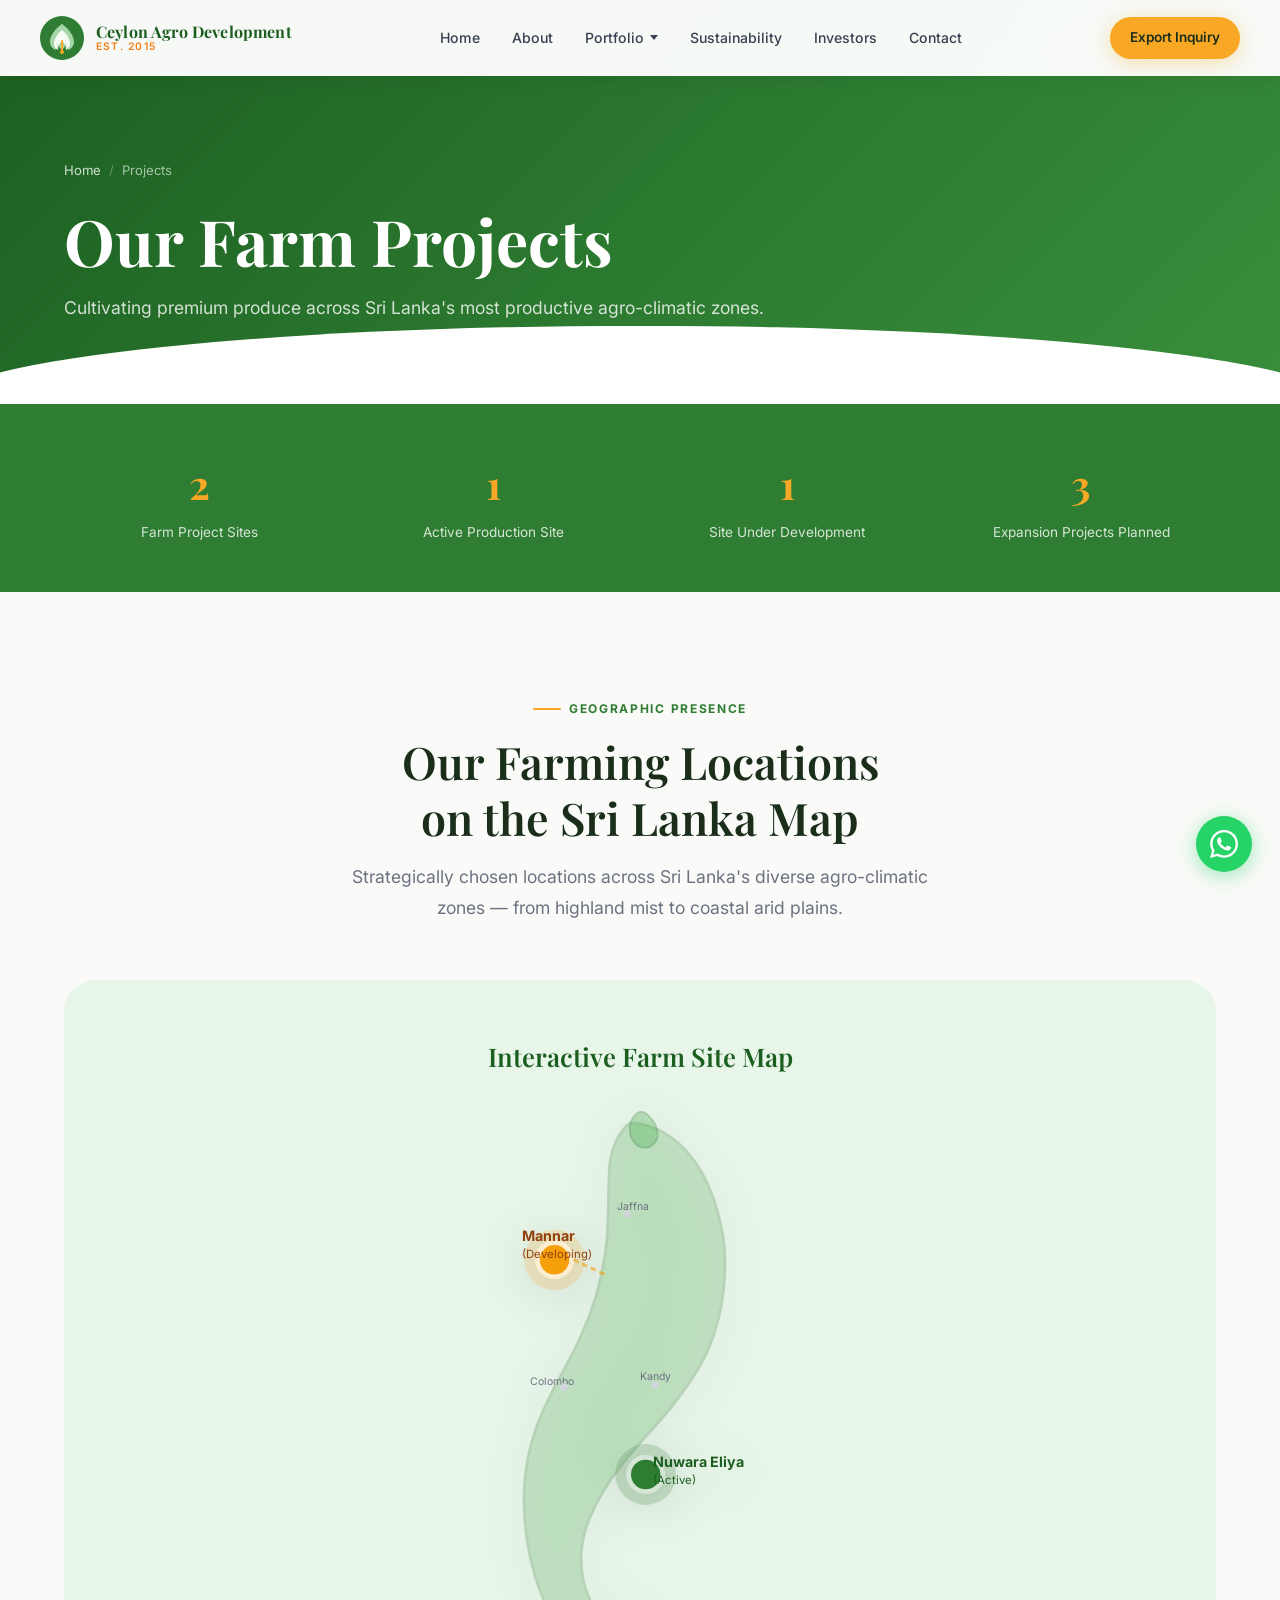
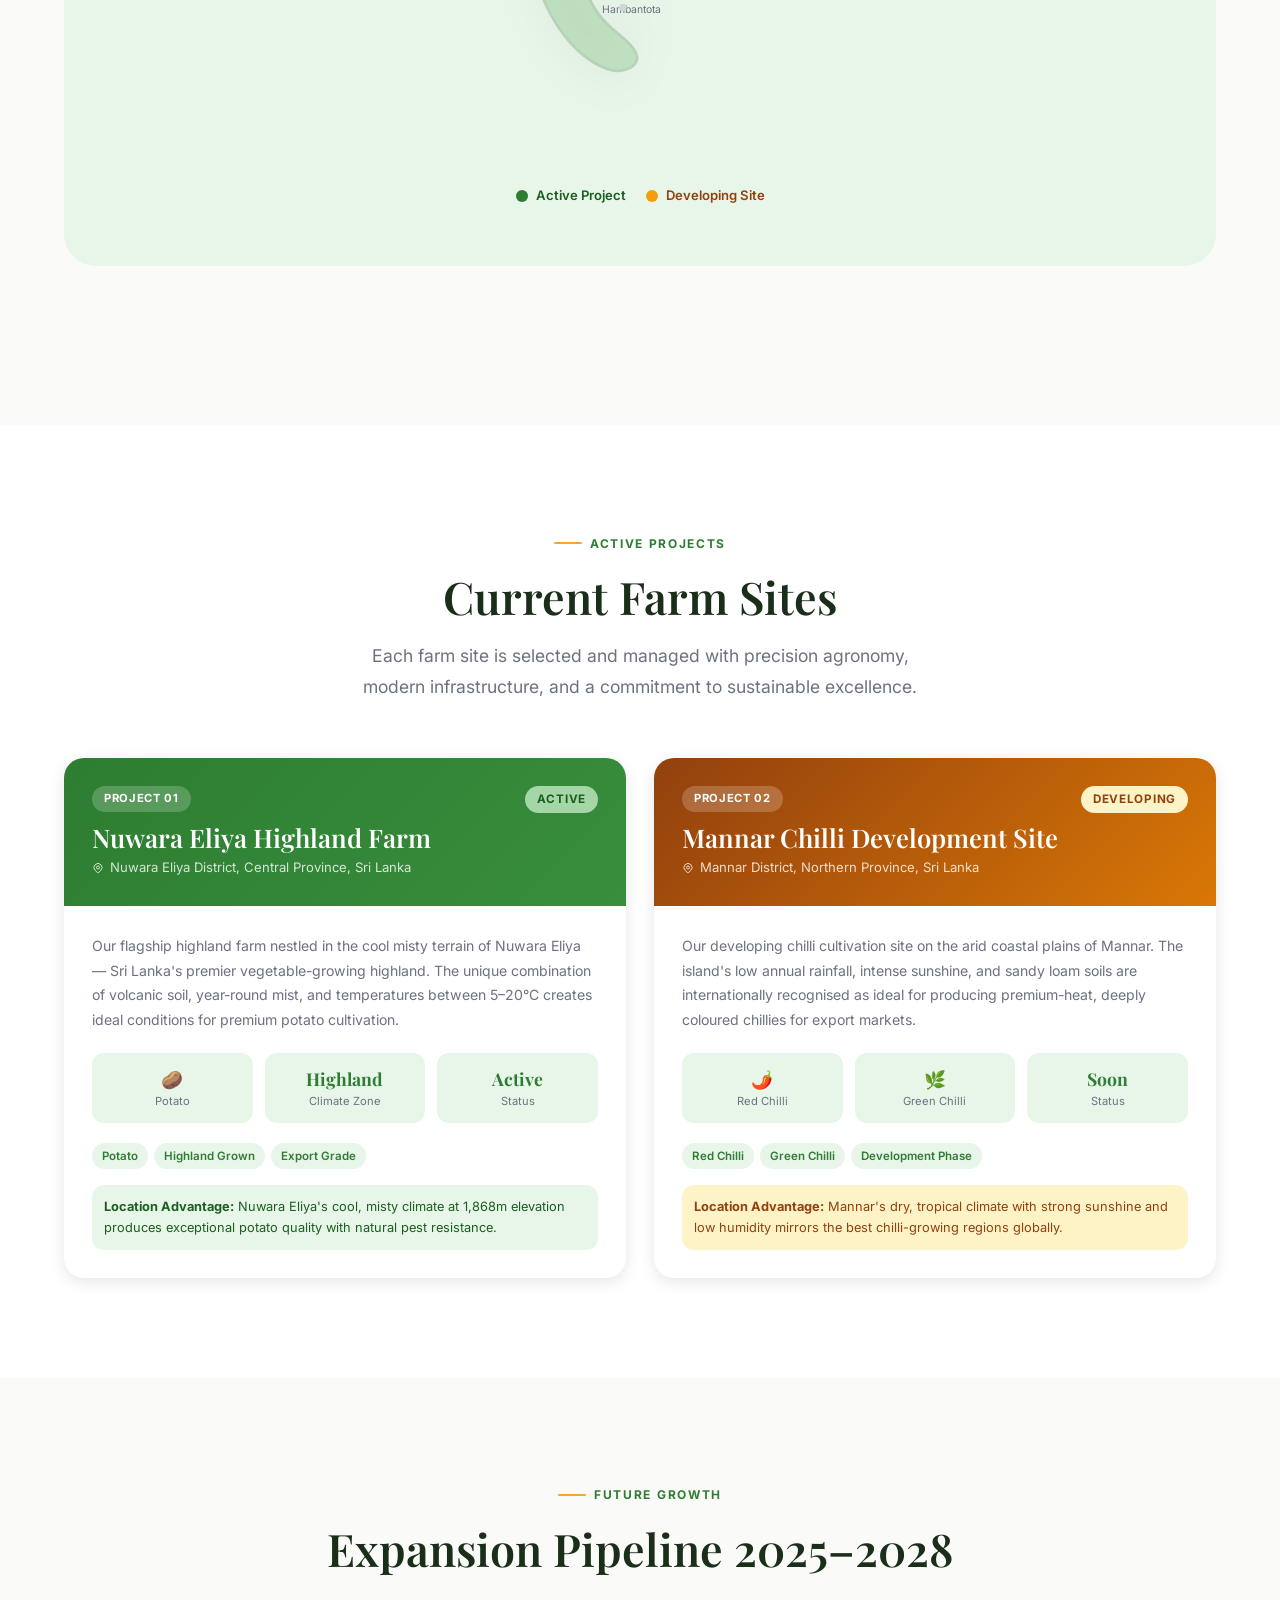
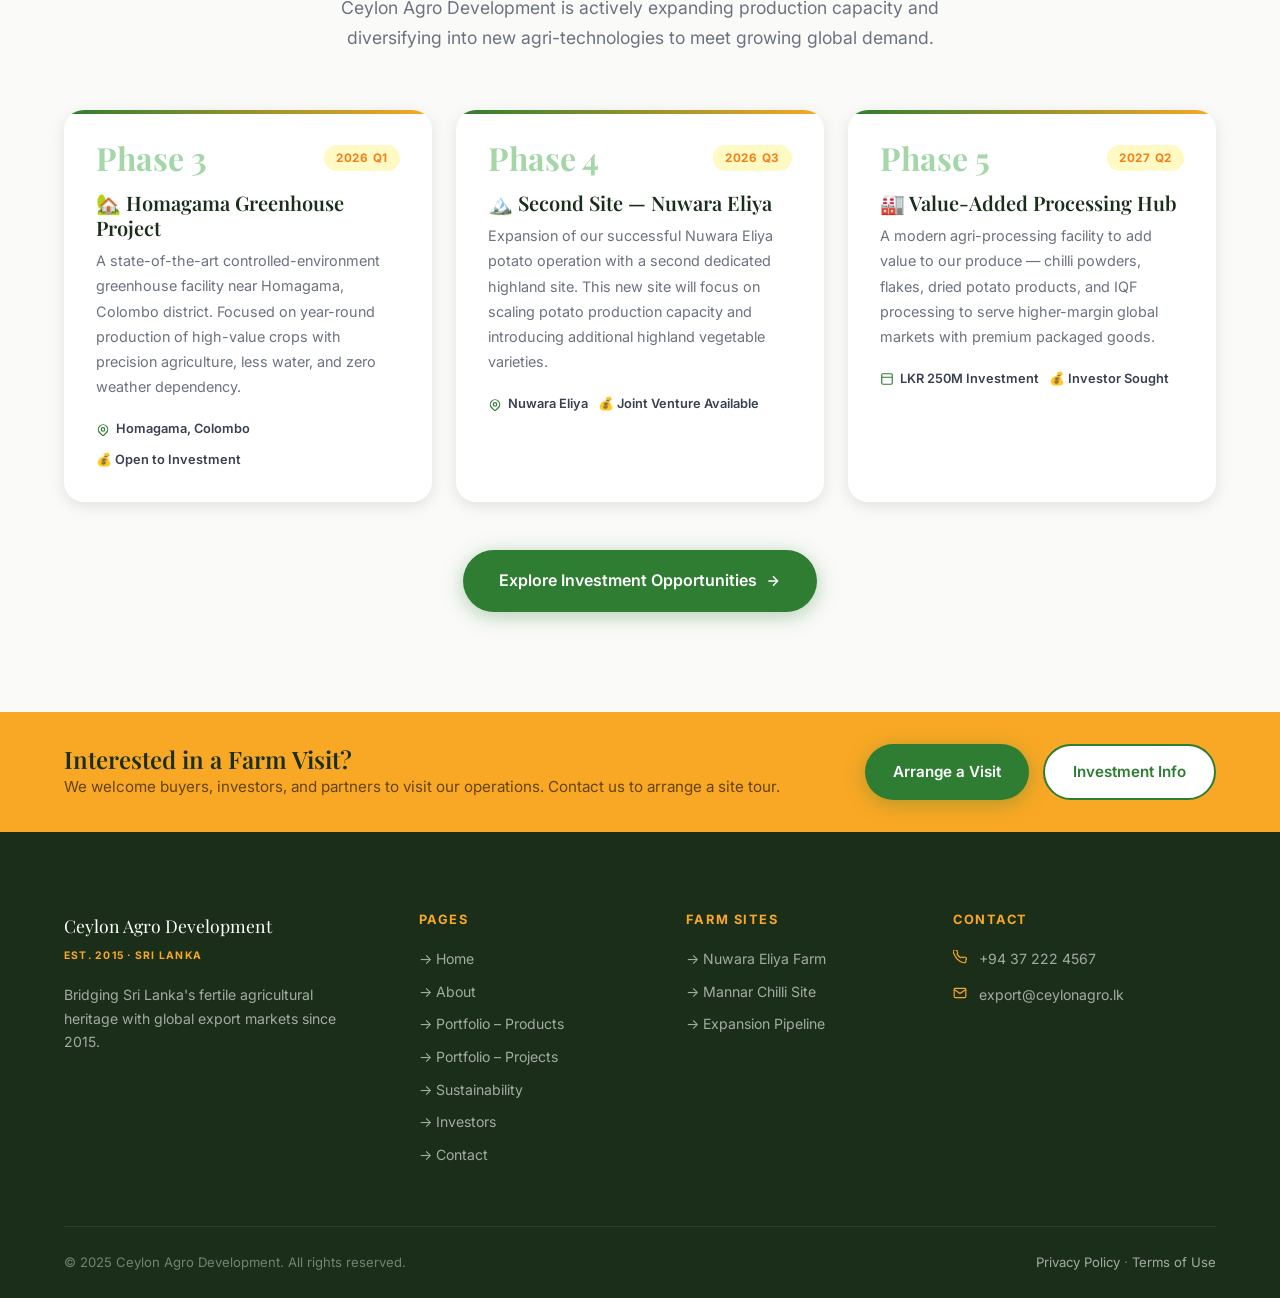
<file: projects.html>
<!DOCTYPE html>
<html lang="en">
<head>
  <meta charset="UTF-8"/>
  <meta name="viewport" content="width=device-width, initial-scale=1.0"/>
  <title>Projects | Ceylon Agro Development — Farm Sites Across Sri Lanka</title>
  <meta name="description" content="Explore Ceylon Agro Development's farming projects — the active Nuwara Eliya Highland Farm and the developing Mannar Chilli Site, with exciting expansion plans."/>
  <link rel="stylesheet" href="styles.css"/>
</head>
<body>
<nav class="navbar scrolled" id="navbar">
  <div class="navbar-inner">
    <a href="index.html" class="navbar-logo">
      <svg width="44" height="44" viewBox="0 0 44 44" fill="none" xmlns="http://www.w3.org/2000/svg">
        <circle cx="22" cy="22" r="22" fill="#2E7D32"/>
        <path d="M22 8 C22 8 10 16 10 26 C10 30 13 33 16 34 C15 30 16 26 19 23 C19 23 17 28 20 32 C21 33 22 34 22 34 C22 34 23 33 24 32 C27 28 25 23 25 23 C28 26 29 30 28 34 C31 33 34 30 34 26 C34 16 22 8 22 8Z" fill="#A5D6A7"/>
        <path d="M22 14 C22 14 14 20 14 28 C14 31 16 33 18 34 C18 30 19 27 22 25 C25 27 26 30 26 34 C28 33 30 31 30 28 C30 20 22 14 22 14Z" fill="white" opacity="0.9"/>
        <path d="M22 36 L22 25" stroke="#F9A825" stroke-width="2" stroke-linecap="round"/>
        <circle cx="22" cy="36" r="2" fill="#F9A825"/>
      </svg>
      <div class="logo-text"><span class="logo-name">Ceylon Agro Development</span><span class="logo-sub">Est. 2015</span></div>
    </a>
    <ul class="nav-links">
      <li><a href="index.html" class="nav-link">Home</a></li>
      <li><a href="about.html" class="nav-link">About</a></li>
      <li class="nav-item-dropdown">
        <a href="#" class="nav-link active">Portfolio</a>
        <div class="nav-dropdown">
          <a href="products.html"><span class="dd-icon">🥔</span> Products</a>
          <a href="projects.html"><span class="dd-icon">🌾</span> Projects</a>
        </div>
      </li>
      <li><a href="sustainability.html" class="nav-link">Sustainability</a></li>
      <li><a href="investors.html" class="nav-link">Investors</a></li>
      <li><a href="contact.html" class="nav-link">Contact</a></li>
    </ul>
    <div class="nav-cta"><a href="contact.html#export-inquiry" class="btn btn-gold btn-sm">Export Inquiry</a></div>
    <button class="hamburger" id="hamburger" aria-label="Toggle menu"><span></span><span></span><span></span></button>
  </div>
  <div class="mobile-menu" id="mobile-menu">
    <a href="index.html" class="nav-link">Home</a>
    <a href="about.html" class="nav-link">About</a>
    <div class="mobile-portfolio-label">Portfolio</div>
    <a href="products.html" class="mobile-dropdown-item">🥔 Products</a>
    <a href="projects.html" class="mobile-dropdown-item">🌾 Projects</a>
    <a href="sustainability.html" class="nav-link">Sustainability</a>
    <a href="investors.html" class="nav-link">Investors</a>
    <a href="contact.html" class="nav-link">Contact</a>
    <a href="contact.html#export-inquiry" class="btn btn-gold">Export Inquiry</a>
  </div>
</nav>

<div class="page-hero">
  <div class="container">
    <nav class="breadcrumb"><a href="index.html">Home</a><span class="sep">/</span><span>Projects</span></nav>
    <h1>Our Farm Projects</h1>
    <p class="page-hero-sub">Cultivating premium produce across Sri Lanka's most productive agro-climatic zones.</p>
  </div>
</div>

<!-- OVERVIEW STATS -->
<section class="sus-stats-bar">
  <div class="container">
    <div class="sus-stats-grid">
      <div class="sus-stat">
        <span class="val">2</span>
        <div class="lbl">Farm Project Sites</div>
      </div>
      <div class="sus-stat">
        <span class="val">1</span>
        <div class="lbl">Active Production Site</div>
      </div>
      <div class="sus-stat">
        <span class="val">1</span>
        <div class="lbl">Site Under Development</div>
      </div>
      <div class="sus-stat">
        <span class="val">3</span>
        <div class="lbl">Expansion Projects Planned</div>
      </div>
    </div>
  </div>
</section>

<!-- INTERACTIVE MAP SECTION -->
<section class="section" id="map-section" style="background:var(--off-white);">
  <div class="container">
    <div class="text-center reveal">
      <span class="section-label">Geographic Presence</span>
      <h2 class="section-title">Our Farming Locations<br/>on the Sri Lanka Map</h2>
      <p class="section-subtitle">Strategically chosen locations across Sri Lanka's diverse agro-climatic zones — from highland mist to coastal arid plains.</p>
    </div>
    <div class="projects-map-wrap reveal">
      <h3 style="color:var(--green-dark); margin-bottom:32px;">Interactive Farm Site Map</h3>
      <!-- Accurate SVG Sri Lanka Map -->
      <div class="sri-lanka-map" style="max-width:380px; margin:0 auto; position:relative;">
        <svg viewBox="0 0 200 340" xmlns="http://www.w3.org/2000/svg" style="width:100%; filter:drop-shadow(0 8px 24px rgba(0,0,0,.15));">
          <!-- Accurate Sri Lanka outline path -->
          <path d="
            M 95,10
            C 100,10 108,12 114,16
            C 122,21 128,28 133,37
            C 138,46 141,56 143,66
            C 145,76 145,87 144,97
            C 143,108 140,119 136,129
            C 131,140 124,150 116,160
            C 108,170 99,179 91,189
            C 83,199 77,209 73,219
            C 69,229 68,240 70,250
            C 72,260 77,268 83,274
            C 88,279 93,282 96,286
            C 99,290 99,293 97,295
            C 94,298 89,299 85,298
            C 78,296 70,291 63,283
            C 55,274 49,262 45,249
            C 41,236 39,222 39,208
            C 39,193 42,178 48,164
            C 54,149 63,136 69,122
            C 76,107 80,92 82,77
            C 84,62 83,47 84,33
            C 85,23 89,14 95,10 Z
          " fill="#4CAF50" opacity="0.25" stroke="#2E7D32" stroke-width="1.5"/>

          <!-- Northern peninsula (Jaffna) -->
          <path d="M 95,10 C 97,5 100,3 103,5 C 107,8 110,13 109,18 C 107,23 103,24 99,22 C 96,20 94,16 95,10Z" fill="#4CAF50" opacity="0.35" stroke="#2E7D32" stroke-width="1"/>

          <!-- Mannar Island - NW coast, real location -->
          <!-- Mannar is at approx 8.97°N, 79.86°E — upper-left area of the map -->
          <!-- In our SVG coords: approx x=55, y=82 -->
          <circle cx="55" cy="82" r="9" fill="#F59E0B" stroke="white" stroke-width="2.5" style="cursor:pointer;" data-site="Mannar Chilli Site"/>
          <circle cx="55" cy="82" r="16" fill="rgba(245,158,11,0.18)" class="pulse-ring"/>
          <!-- Mannar causeway indicator -->
          <line x1="65" y1="82" x2="82" y2="90" stroke="#F59E0B" stroke-width="1.5" stroke-dasharray="3,2" opacity="0.6"/>

          <!-- Nuwara Eliya - Central highlands, real location -->
          <!-- Nuwara Eliya is at approx 6.97°N, 80.77°E — central area, slightly south -->
          <!-- In our SVG coords: approx x=103, y=195 -->
          <circle cx="103" cy="195" r="9" fill="#2E7D32" stroke="white" stroke-width="2.5" style="cursor:pointer;" data-site="Nuwara Eliya Highland Farm"/>
          <circle cx="103" cy="195" r="16" fill="rgba(46,125,50,0.2)" class="pulse-ring"/>

          <!-- Labels -->
          <text x="38" y="72" font-size="7.5" fill="#92400E" font-weight="bold" font-family="Inter,sans-serif">Mannar</text>
          <text x="38" y="81" font-size="6" fill="#92400E" font-family="Inter,sans-serif">(Developing)</text>

          <text x="107" y="191" font-size="7.5" fill="#1B5E20" font-weight="bold" font-family="Inter,sans-serif">Nuwara Eliya</text>
          <text x="107" y="200" font-size="6" fill="#1B5E20" font-family="Inter,sans-serif">(Active)</text>

          <!-- Reference city labels for orientation -->
          <text x="88" y="56" font-size="5.5" fill="#6B7280" font-family="Inter,sans-serif">Jaffna</text>
          <circle cx="93" cy="58" r="2" fill="#D1D5DB"/>

          <text x="42" y="148" font-size="5.5" fill="#6B7280" font-family="Inter,sans-serif">Colombo</text>
          <circle cx="60" cy="149" r="2" fill="#D1D5DB"/>

          <text x="100" y="145" font-size="5.5" fill="#6B7280" font-family="Inter,sans-serif">Kandy</text>
          <circle cx="108" cy="148" r="2" fill="#D1D5DB"/>

          <text x="80" y="268" font-size="5.5" fill="#6B7280" font-family="Inter,sans-serif">Hambantota</text>
          <circle cx="91" cy="265" r="2" fill="#D1D5DB"/>
        </svg>
        <div id="map-tooltip" style="position:absolute; background:var(--green-dark); color:white; font-size:.78rem; font-weight:600; padding:6px 14px; border-radius:50px; display:none; white-space:nowrap; top:0; left:50%; transform:translateX(-50%); pointer-events:none;"></div>
      </div>
      <div style="display:flex; gap:20px; justify-content:center; margin-top:28px; flex-wrap:wrap;">
        <div style="display:flex; align-items:center; gap:8px; font-size:.82rem; font-weight:600; color:var(--green-dark);">
          <div style="width:12px;height:12px;background:var(--green);border-radius:50%;"></div> Active Project
        </div>
        <div style="display:flex; align-items:center; gap:8px; font-size:.82rem; font-weight:600; color:#92400E;">
          <div style="width:12px;height:12px;background:#F59E0B;border-radius:50%;"></div> Developing Site
        </div>
      </div>
    </div>
  </div>
</section>

<!-- FARM SITES DETAIL -->
<section class="section" id="farm-sites" style="background:var(--white);">
  <div class="container">
    <div class="text-center reveal">
      <span class="section-label">Active Projects</span>
      <h2 class="section-title">Current Farm Sites</h2>
      <p class="section-subtitle">Each farm site is selected and managed with precision agronomy, modern infrastructure, and a commitment to sustainable excellence.</p>
    </div>
    <div class="farm-sites-grid">

      <!-- Site 1: Nuwara Eliya -->
      <div class="farm-site-card reveal">
        <div class="farm-site-header">
          <div style="display:flex; justify-content:space-between; align-items:flex-start; margin-bottom:8px;">
            <span class="badge" style="background:rgba(255,255,255,.2); color:white; font-size:.7rem;">Project 01</span>
            <span class="badge" style="background:#A5D6A7; color:#1B5E20;">Active</span>
          </div>
          <h3>Nuwara Eliya Highland Farm</h3>
          <div class="loc">
            <svg width="12" height="12" fill="none" stroke="currentColor" stroke-width="2" viewBox="0 0 24 24"><path d="M17.657 16.657L13.414 20.9a1.998 1.998 0 01-2.827 0l-4.244-4.243a8 8 0 1111.314 0z"/><circle cx="12" cy="11" r="3"/></svg>
            Nuwara Eliya District, Central Province, Sri Lanka
          </div>
        </div>
        <div class="farm-site-body">
          <p style="font-size:.88rem; color:var(--text-muted); margin-bottom:20px;">Our flagship highland farm nestled in the cool misty terrain of Nuwara Eliya — Sri Lanka's premier vegetable-growing highland. The unique combination of volcanic soil, year-round mist, and temperatures between 5–20°C creates ideal conditions for premium potato cultivation.</p>
          <div class="farm-kpis">
            <div class="kpi"><div class="val">🥔</div><div class="key">Potato</div></div>
            <div class="kpi"><div class="val">Highland</div><div class="key">Climate Zone</div></div>
            <div class="kpi"><div class="val">Active</div><div class="key">Status</div></div>
          </div>
          <div class="farm-site-crops">
            <span class="spec-tag">Potato</span>
            <span class="spec-tag">Highland Grown</span>
            <span class="spec-tag">Export Grade</span>
          </div>
          <div style="margin-top:16px; padding:12px; background:var(--green-pale); border-radius:var(--radius); font-size:.8rem; color:var(--green-dark);">
            <strong>Location Advantage:</strong> Nuwara Eliya's cool, misty climate at 1,868m elevation produces exceptional potato quality with natural pest resistance.
          </div>
        </div>
      </div>

      <!-- Site 2: Mannar -->
      <div class="farm-site-card reveal">
        <div class="farm-site-header" style="background:linear-gradient(135deg,#92400E,#D97706);">
          <div style="display:flex; justify-content:space-between; align-items:flex-start; margin-bottom:8px;">
            <span class="badge" style="background:rgba(255,255,255,.2); color:white; font-size:.7rem;">Project 02</span>
            <span class="badge" style="background:#FEF3C7; color:#92400E;">Developing</span>
          </div>
          <h3>Mannar Chilli Development Site</h3>
          <div class="loc">
            <svg width="12" height="12" fill="none" stroke="currentColor" stroke-width="2" viewBox="0 0 24 24"><path d="M17.657 16.657L13.414 20.9a1.998 1.998 0 01-2.827 0l-4.244-4.243a8 8 0 1111.314 0z"/><circle cx="12" cy="11" r="3"/></svg>
            Mannar District, Northern Province, Sri Lanka
          </div>
        </div>
        <div class="farm-site-body">
          <p style="font-size:.88rem; color:var(--text-muted); margin-bottom:20px;">Our developing chilli cultivation site on the arid coastal plains of Mannar. The island's low annual rainfall, intense sunshine, and sandy loam soils are internationally recognised as ideal for producing premium-heat, deeply coloured chillies for export markets.</p>
          <div class="farm-kpis">
            <div class="kpi"><div class="val">🌶️</div><div class="key">Red Chilli</div></div>
            <div class="kpi"><div class="val">🌿</div><div class="key">Green Chilli</div></div>
            <div class="kpi"><div class="val">Soon</div><div class="key">Status</div></div>
          </div>
          <div class="farm-site-crops">
            <span class="spec-tag">Red Chilli</span>
            <span class="spec-tag">Green Chilli</span>
            <span class="spec-tag">Development Phase</span>
          </div>
          <div style="margin-top:16px; padding:12px; background:#FEF3C7; border-radius:var(--radius); font-size:.8rem; color:#92400E;">
            <strong>Location Advantage:</strong> Mannar's dry, tropical climate with strong sunshine and low humidity mirrors the best chilli-growing regions globally.
          </div>
        </div>
      </div>

    </div>
  </div>
</section>

<!-- EXPANSION PIPELINE -->
<section class="section" id="expansion" style="background:var(--off-white);">
  <div class="container">
    <div class="text-center reveal">
      <span class="section-label">Future Growth</span>
      <h2 class="section-title">Expansion Pipeline 2025–2028</h2>
      <p class="section-subtitle">Ceylon Agro Development is actively expanding production capacity and diversifying into new agri-technologies to meet growing global demand.</p>
    </div>
    <div style="display:grid; grid-template-columns:repeat(auto-fit,minmax(280px,1fr)); gap:24px;">

      <div class="project-card reveal">
        <div style="display:flex; justify-content:space-between; align-items:center; margin-bottom:16px;">
          <div class="project-num" style="font-size:2rem; margin-bottom:0;">Phase 3</div>
          <span class="badge badge-gold">2026 Q1</span>
        </div>
        <h3>🏡 Homagama Greenhouse Project</h3>
        <p>A state-of-the-art controlled-environment greenhouse facility near Homagama, Colombo district. Focused on year-round production of high-value crops with precision agriculture, less water, and zero weather dependency.</p>
        <div class="project-meta" style="margin-top:16px;">
          <span class="meta-item"><svg width="14" height="14" fill="none" stroke="currentColor" stroke-width="2" viewBox="0 0 24 24"><path d="M17.657 16.657L13.414 20.9a1.998 1.998 0 01-2.827 0l-4.244-4.243a8 8 0 1111.314 0z"/><circle cx="12" cy="11" r="3"/></svg> Homagama, Colombo</span>
          <span class="meta-item">💰 Open to Investment</span>
        </div>
      </div>

      <div class="project-card reveal">
        <div style="display:flex; justify-content:space-between; align-items:center; margin-bottom:16px;">
          <div class="project-num" style="font-size:2rem; margin-bottom:0;">Phase 4</div>
          <span class="badge badge-gold">2026 Q3</span>
        </div>
        <h3>🏔️ Second Site — Nuwara Eliya</h3>
        <p>Expansion of our successful Nuwara Eliya potato operation with a second dedicated highland site. This new site will focus on scaling potato production capacity and introducing additional highland vegetable varieties.</p>
        <div class="project-meta" style="margin-top:16px;">
          <span class="meta-item"><svg width="14" height="14" fill="none" stroke="currentColor" stroke-width="2" viewBox="0 0 24 24"><path d="M17.657 16.657L13.414 20.9a1.998 1.998 0 01-2.827 0l-4.244-4.243a8 8 0 1111.314 0z"/><circle cx="12" cy="11" r="3"/></svg> Nuwara Eliya</span>
          <span class="meta-item">💰 Joint Venture Available</span>
        </div>
      </div>

      <div class="project-card reveal">
        <div style="display:flex; justify-content:space-between; align-items:center; margin-bottom:16px;">
          <div class="project-num" style="font-size:2rem; margin-bottom:0;">Phase 5</div>
          <span class="badge badge-gold">2027 Q2</span>
        </div>
        <h3>🏭 Value-Added Processing Hub</h3>
        <p>A modern agri-processing facility to add value to our produce — chilli powders, flakes, dried potato products, and IQF processing to serve higher-margin global markets with premium packaged goods.</p>
        <div class="project-meta" style="margin-top:16px;">
          <span class="meta-item"><svg width="14" height="14" fill="none" stroke="currentColor" stroke-width="2" viewBox="0 0 24 24"><rect x="3" y="3" width="18" height="18" rx="2"/><path d="M3 9h18"/></svg> LKR 250M Investment</span>
          <span class="meta-item">💰 Investor Sought</span>
        </div>
      </div>
    </div>
    <div style="text-align:center; margin-top:48px;">
      <a href="investors.html" class="btn btn-primary btn-lg">
        Explore Investment Opportunities
        <svg width="16" height="16" fill="none" stroke="currentColor" stroke-width="2" viewBox="0 0 24 24"><path d="M5 12h14M12 5l7 7-7 7"/></svg>
      </a>
    </div>
  </div>
</section>

<div class="cta-bar">
  <div class="container">
    <div class="cta-bar-inner">
      <div>
        <h3>Interested in a Farm Visit?</h3>
        <p>We welcome buyers, investors, and partners to visit our operations. Contact us to arrange a site tour.</p>
      </div>
      <div class="cta-bar-actions">
        <a href="contact.html" class="btn btn-primary">Arrange a Visit</a>
        <a href="investors.html" class="btn btn-secondary">Investment Info</a>
      </div>
    </div>
  </div>
</div>

<footer class="footer">
  <div class="container">
    <div class="footer-grid">
      <div class="footer-brand">
        <div style="margin-bottom:16px;"><span style="font-family:'Playfair Display',serif;font-size:1.1rem;color:white;">Ceylon Agro Development</span><br/><span style="font-size:.65rem;font-weight:700;letter-spacing:.12em;text-transform:uppercase;color:var(--gold);">Est. 2015 · Sri Lanka</span></div>
        <p>Bridging Sri Lanka's fertile agricultural heritage with global export markets since 2015.</p>
      </div>
      <div class="footer-col"><h5>Pages</h5><ul class="footer-links"><li><a href="index.html">→ Home</a></li><li><a href="about.html">→ About</a></li><li><a href="products.html">→ Portfolio – Products</a></li><li><a href="projects.html">→ Portfolio – Projects</a></li><li><a href="sustainability.html">→ Sustainability</a></li><li><a href="investors.html">→ Investors</a></li><li><a href="contact.html">→ Contact</a></li></ul></div>
      <div class="footer-col"><h5>Farm Sites</h5><ul class="footer-links"><li><a href="#farm-sites">→ Nuwara Eliya Farm</a></li><li><a href="#farm-sites">→ Mannar Chilli Site</a></li><li><a href="#expansion">→ Expansion Pipeline</a></li></ul></div>
      <div class="footer-col"><h5>Contact</h5><div class="footer-contacts"><div class="footer-contact-item"><svg width="14" height="14" fill="none" stroke="currentColor" stroke-width="2" viewBox="0 0 24 24"><path d="M22 16.92v3a2 2 0 01-2.18 2 19.79 19.79 0 01-8.63-3.07A19.5 19.5 0 013.07 9.38 19.79 19.79 0 01.14.93 2 2 0 012.12 0h3a2 2 0 012 1.72c.127.96.361 1.903.7 2.81a2 2 0 01-.45 2.11L6.91 7.09a16 16 0 006 6l.46-.46a2 2 0 012.11-.45c.907.339 1.85.573 2.81.7A2 2 0 0122 16.92z"/></svg><span>+94 37 222 4567</span></div><div class="footer-contact-item"><svg width="14" height="14" fill="none" stroke="currentColor" stroke-width="2" viewBox="0 0 24 24"><path d="M4 4h16c1.1 0 2 .9 2 2v12c0 1.1-.9 2-2 2H4c-1.1 0-2-.9-2-2V6c0-1.1.9-2 2-2z"/><polyline points="22,6 12,13 2,6"/></svg><span>export@ceylonagro.lk</span></div></div></div>
    </div>
    <div class="footer-bottom"><p>© 2025 Ceylon Agro Development. All rights reserved.</p><p><a href="#">Privacy Policy</a> · <a href="#">Terms of Use</a></p></div>
  </div>
</footer>
<a href="https://wa.me/94773456789" class="whatsapp-float" target="_blank" rel="noopener" aria-label="WhatsApp"><svg width="28" height="28" fill="white" viewBox="0 0 24 24"><path d="M.057 24l1.687-6.163c-1.041-1.804-1.588-3.849-1.587-5.946.003-6.556 5.338-11.891 11.893-11.891 3.181.001 6.167 1.24 8.413 3.488 2.245 2.248 3.481 5.236 3.48 8.414-.003 6.557-5.338 11.892-11.893 11.892-1.99-.001-3.951-.5-5.688-1.448l-6.305 1.654zm6.597-3.807c1.676.995 3.276 1.591 5.392 1.592 5.448 0 9.886-4.434 9.889-9.885.002-5.462-4.415-9.89-9.881-9.892-5.452 0-9.887 4.434-9.889 9.884-.001 2.225.651 3.891 1.746 5.634l-.999 3.648 3.742-.981zm11.387-5.464c-.074-.124-.272-.198-.57-.347-.297-.149-1.758-.868-2.031-.967-.272-.099-.47-.149-.669.149-.198.297-.768.967-.941 1.165-.173.198-.347.223-.644.074-.297-.149-1.255-.462-2.39-1.475-.883-.788-1.48-1.761-1.653-2.059-.173-.297-.018-.458.13-.606.134-.133.297-.347.446-.521.151-.172.2-.296.3-.495.099-.198.05-.372-.025-.521-.075-.148-.669-1.611-.916-2.206-.242-.579-.487-.501-.669-.51l-.57-.01c-.198 0-.52.074-.792.372s-1.04 1.016-1.04 2.479 1.065 2.876 1.213 3.074c.149.198 2.095 3.2 5.076 4.487.709.306 1.263.489 1.694.626.712.226 1.36.194 1.872.118.571-.085 1.758-.719 2.006-1.413.248-.695.248-1.29.173-1.414z"/></svg></a>
<script src="script.js"></script>
</body>
</html>
</file>
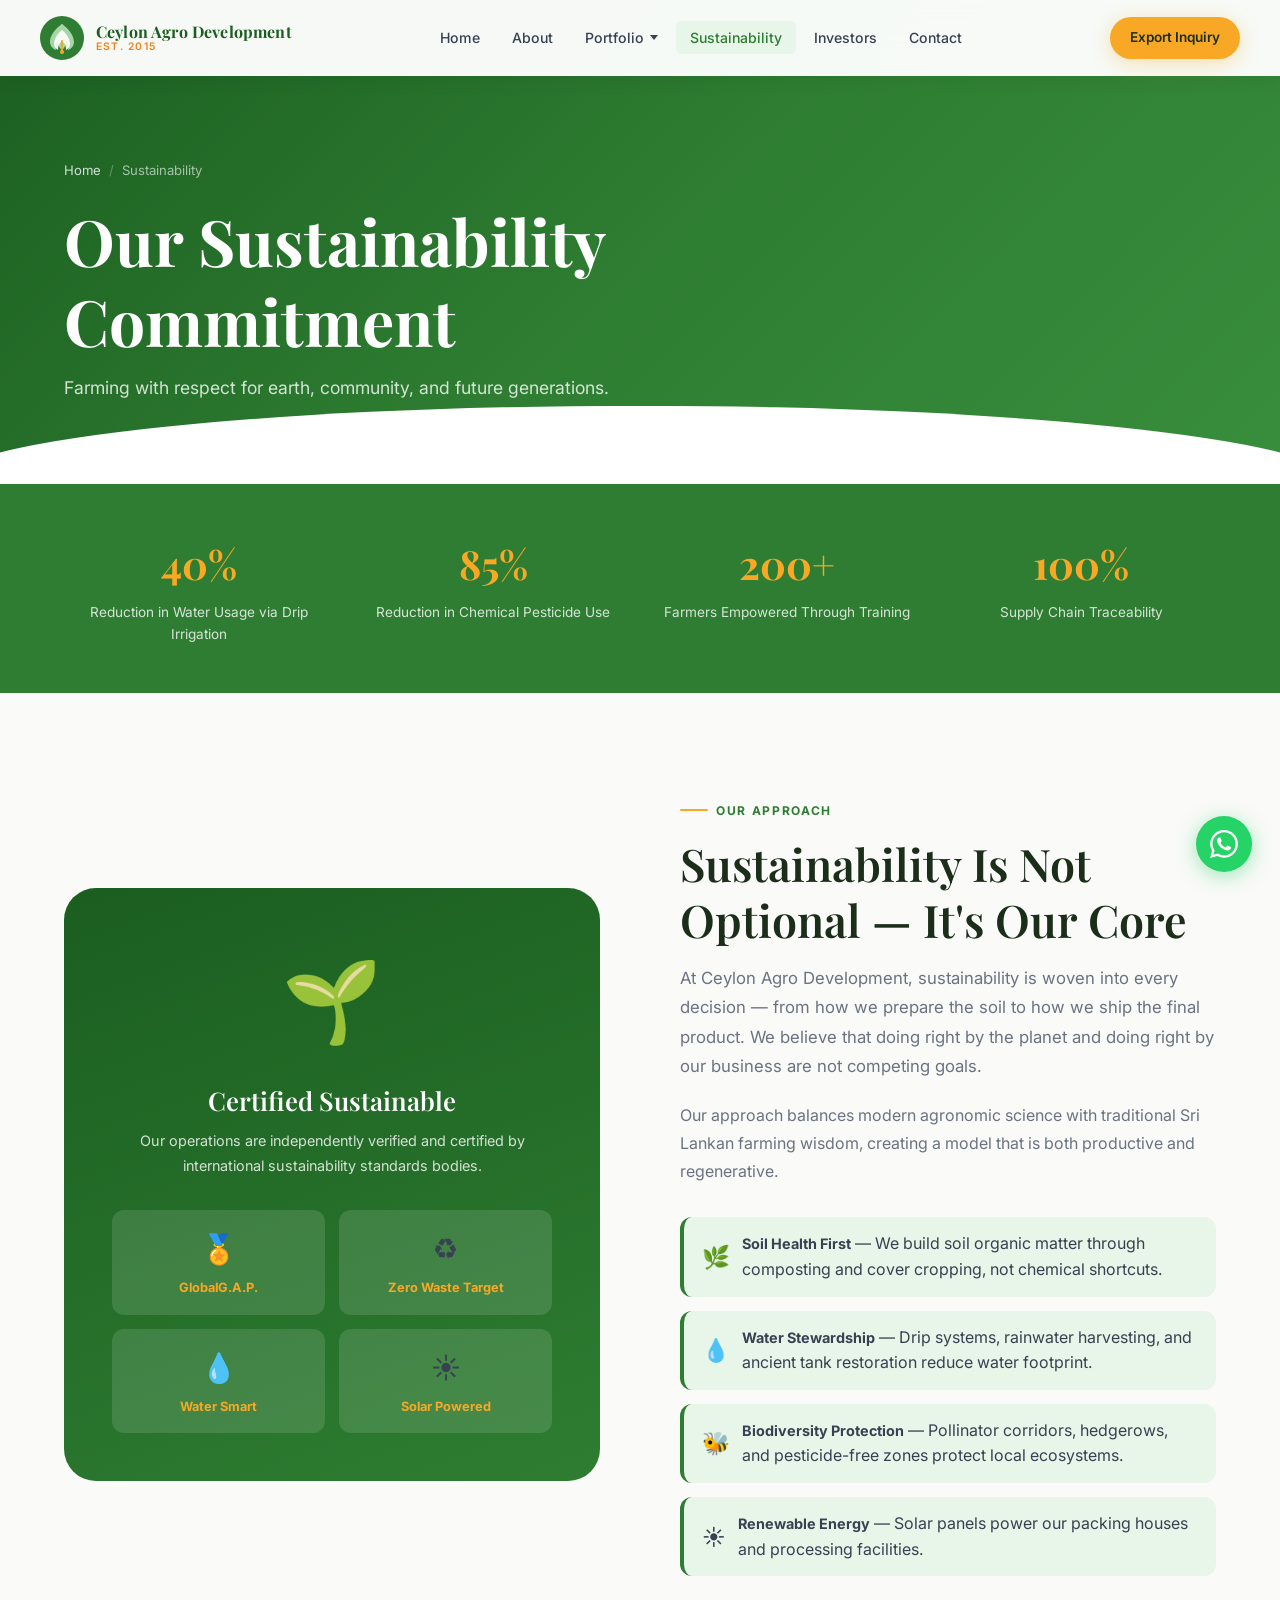
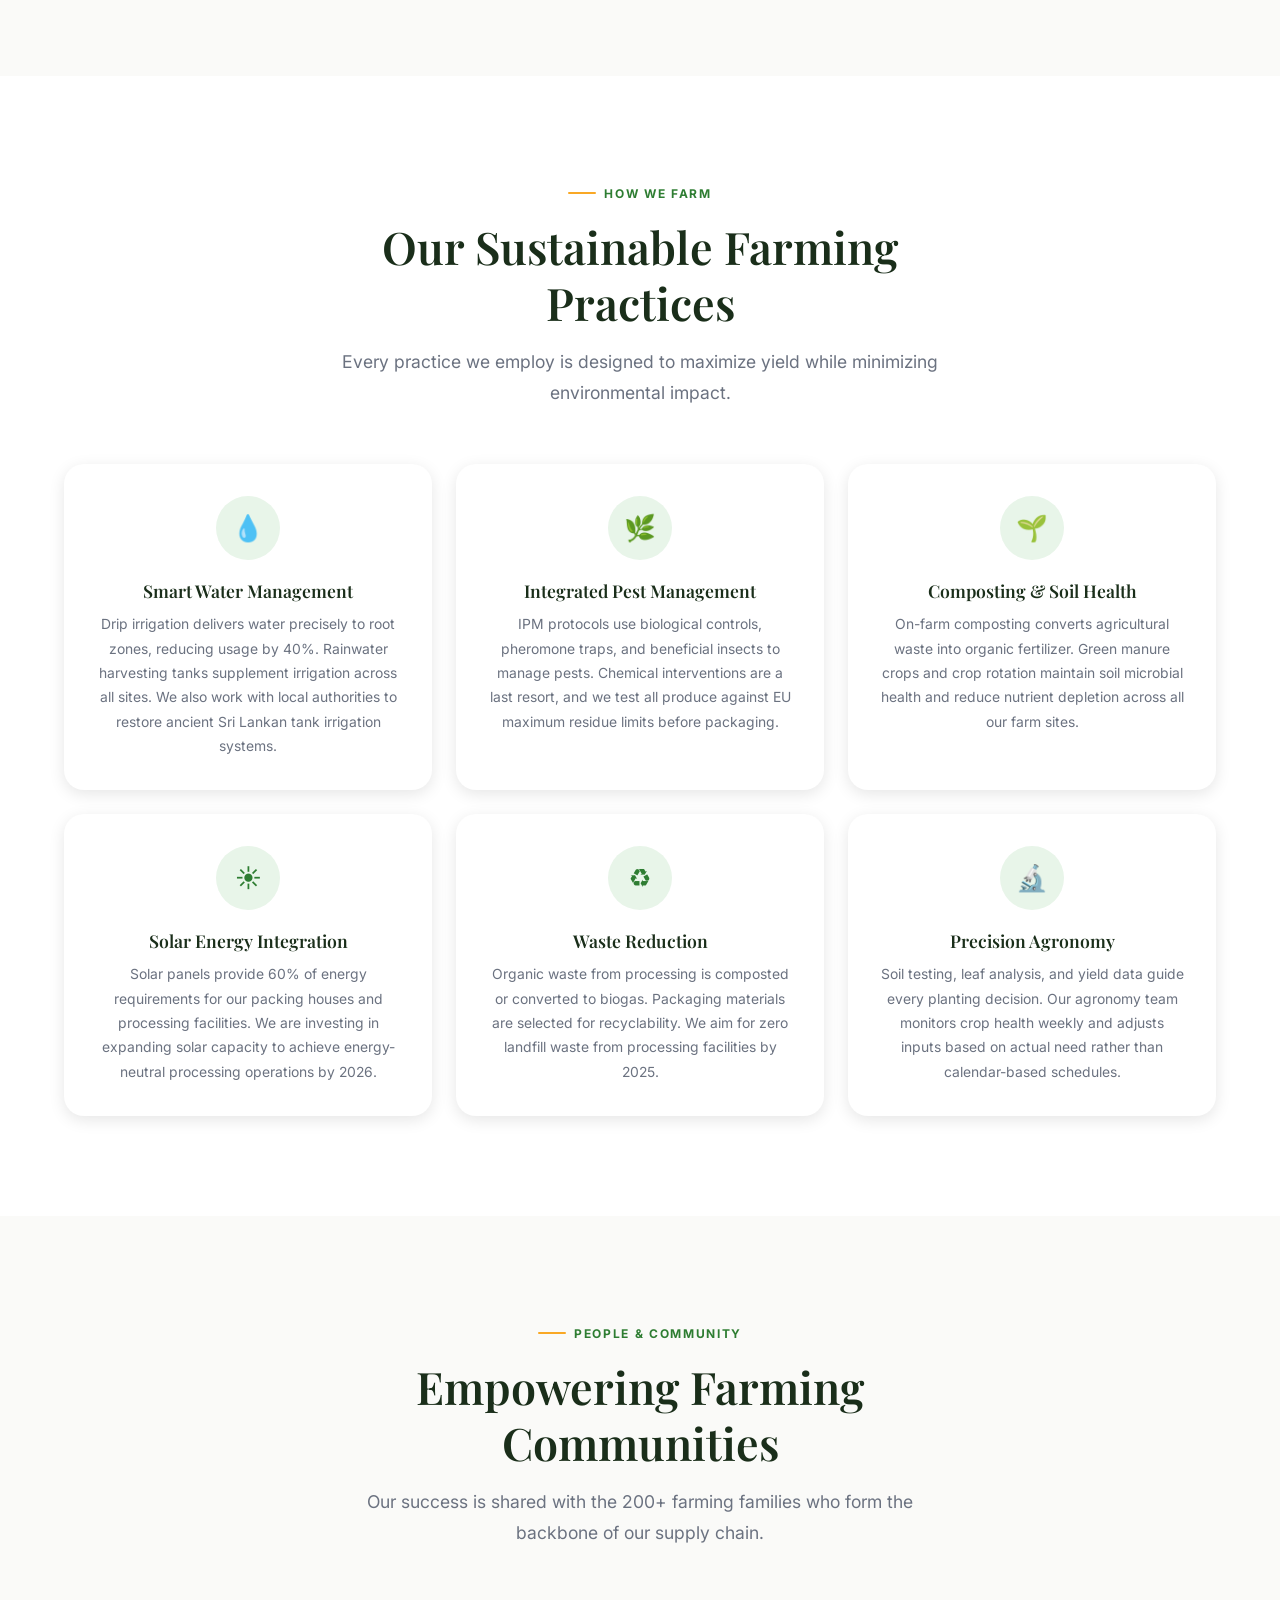
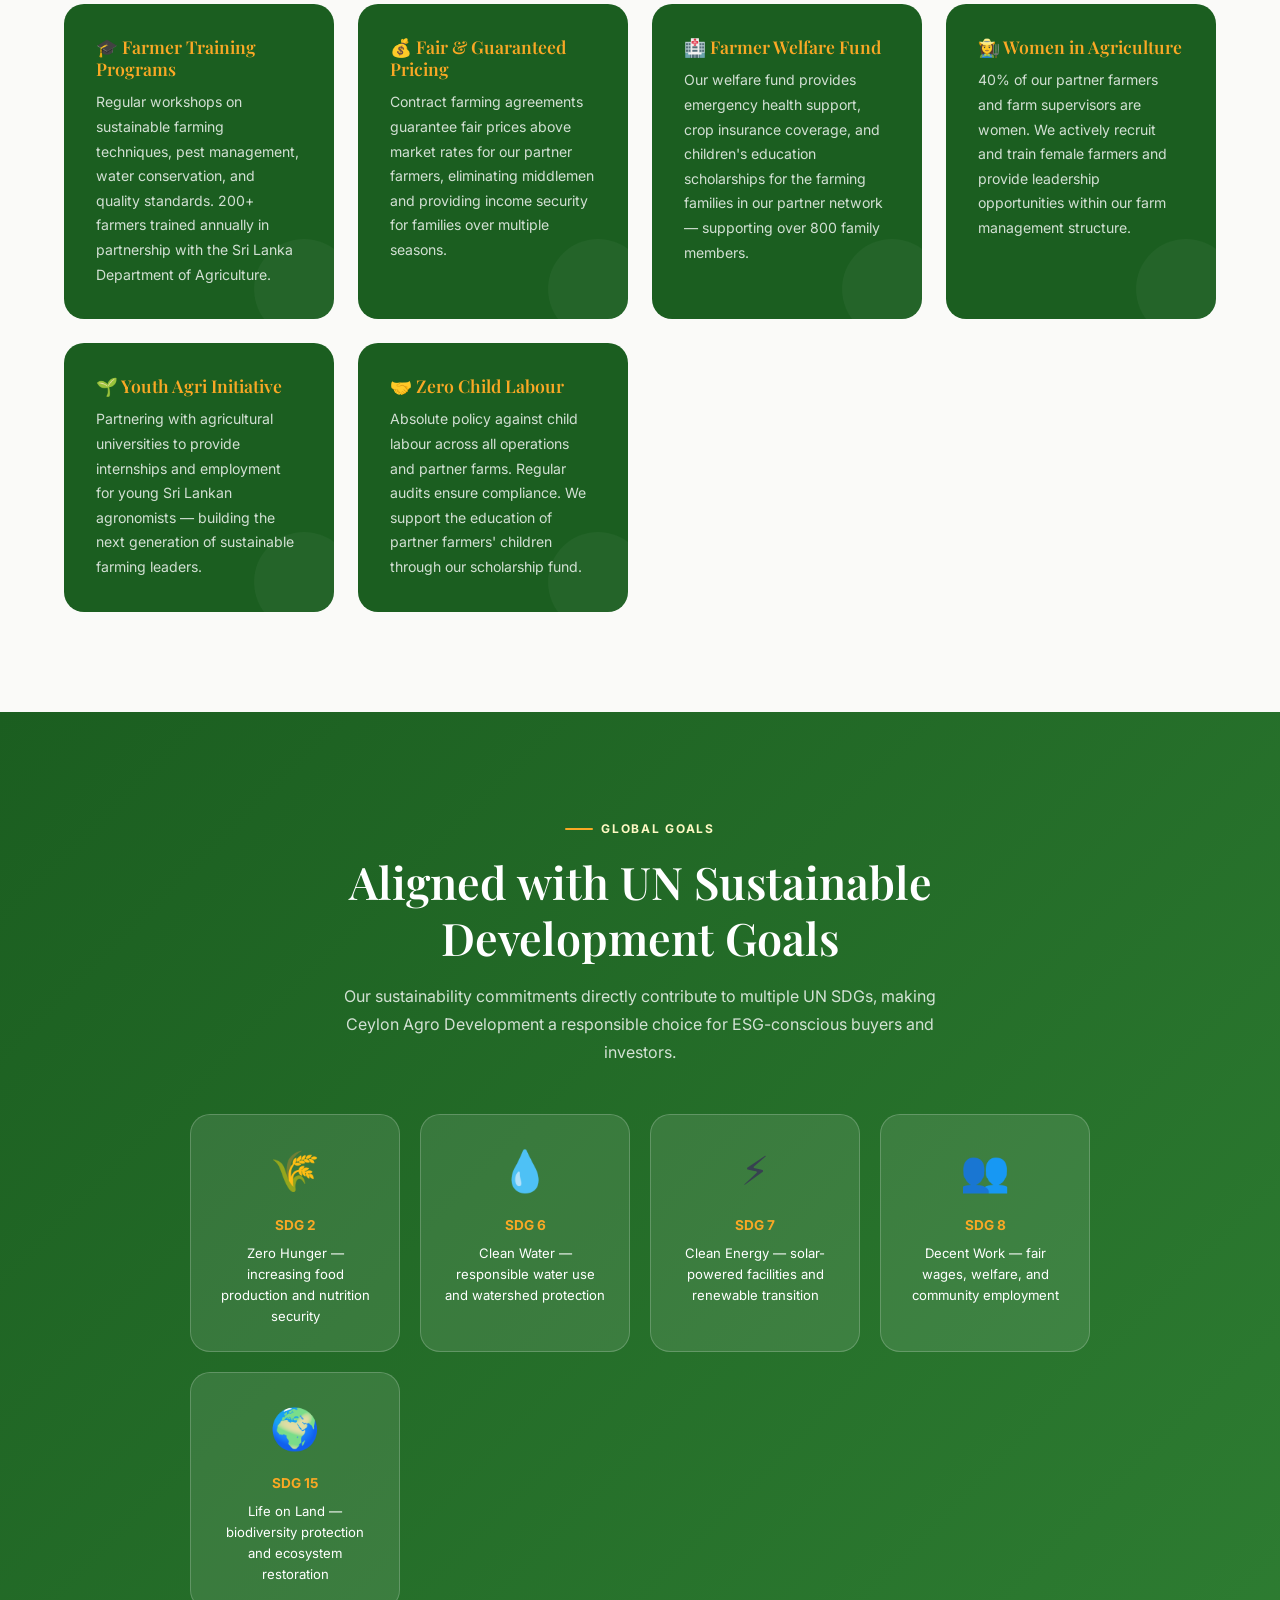
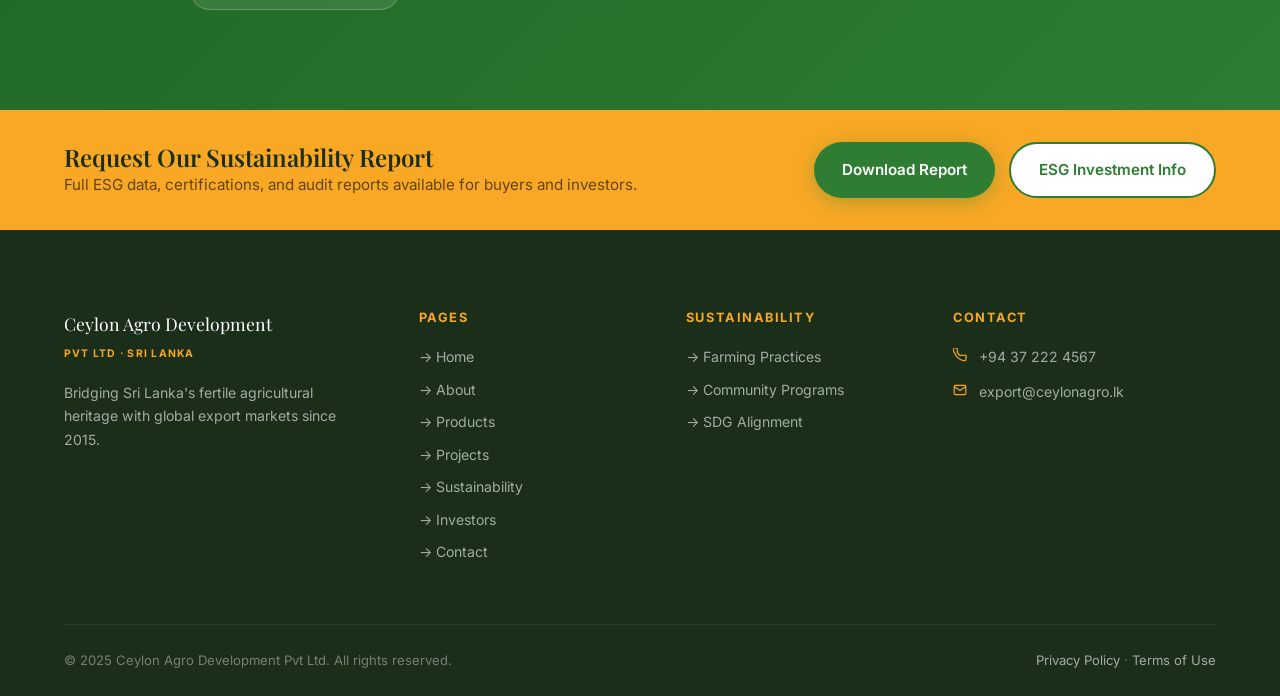
<file: sustainability.html>
<!DOCTYPE html>
<html lang="en">
<head>
  <meta charset="UTF-8"/>
  <meta name="viewport" content="width=device-width, initial-scale=1.0"/>
  <title>Sustainability | Ceylon Agro Development — Eco-Friendly Farming Practices</title>
  <meta name="description" content="Ceylon Agro Development's sustainability commitments: water-smart irrigation, organic farming practices, farmer empowerment, and environmental stewardship across Sri Lanka."/>
  <link rel="stylesheet" href="styles.css"/>
</head>
<body>
<nav class="navbar scrolled" id="navbar">
  <div class="navbar-inner">
    <a href="index.html" class="navbar-logo"><svg width="44" height="44" viewBox="0 0 44 44" fill="none" xmlns="http://www.w3.org/2000/svg"><circle cx="22" cy="22" r="22" fill="#2E7D32"/><path d="M22 8 C22 8 10 16 10 26 C10 30 13 33 16 34 C15 30 16 26 19 23 C19 23 17 28 20 32 C21 33 22 34 22 34 C22 34 23 33 24 32 C27 28 25 23 25 23 C28 26 29 30 28 34 C31 33 34 30 34 26 C34 16 22 8 22 8Z" fill="#A5D6A7"/><path d="M22 14 C22 14 14 20 14 28 C14 31 16 33 18 34 C18 30 19 27 22 25 C25 27 26 30 26 34 C28 33 30 31 30 28 C30 20 22 14 22 14Z" fill="white" opacity="0.9"/><path d="M22 36 L22 25" stroke="#F9A825" stroke-width="2" stroke-linecap="round"/><circle cx="22" cy="36" r="2" fill="#F9A825"/></svg><div class="logo-text"><span class="logo-name">Ceylon Agro Development</span><span class="logo-sub">Est. 2015</span></div></a>
    <ul class="nav-links">
      <li><a href="index.html" class="nav-link">Home</a></li>
      <li><a href="about.html" class="nav-link">About</a></li>
      <li class="nav-item-dropdown">
        <a href="#" class="nav-link">Portfolio</a>
        <div class="nav-dropdown">
          <a href="products.html"><span class="dd-icon">🥔</span> Products</a>
          <a href="projects.html"><span class="dd-icon">🌾</span> Projects</a>
        </div>
      </li>
      <li><a href="sustainability.html" class="nav-link active">Sustainability</a></li>
      <li><a href="investors.html" class="nav-link">Investors</a></li>
      <li><a href="contact.html" class="nav-link">Contact</a></li>
    </ul>
    <div class="nav-cta"><a href="contact.html#export-inquiry" class="btn btn-gold btn-sm">Export Inquiry</a></div>
    <button class="hamburger" id="hamburger" aria-label="Toggle menu"><span></span><span></span><span></span></button>
  </div>
  <div class="mobile-menu" id="mobile-menu">
    <a href="index.html" class="nav-link">Home</a><a href="about.html" class="nav-link">About</a>
    <div class="mobile-portfolio-label">Portfolio</div>
    <a href="products.html" class="mobile-dropdown-item">🥔 Products</a>
    <a href="projects.html" class="mobile-dropdown-item">🌾 Projects</a>
    <a href="sustainability.html" class="nav-link">Sustainability</a><a href="investors.html" class="nav-link">Investors</a><a href="contact.html" class="nav-link">Contact</a>
    <a href="contact.html#export-inquiry" class="btn btn-gold">Export Inquiry</a>
  </div>
</nav>

<div class="page-hero" style="background:linear-gradient(135deg,#1B5E20 0%,#2E7D32 50%,#388E3C 100%);">
  <div class="container">
    <nav class="breadcrumb"><a href="index.html">Home</a><span class="sep">/</span><span>Sustainability</span></nav>
    <h1>Our Sustainability<br/>Commitment</h1>
    <p class="page-hero-sub">Farming with respect for earth, community, and future generations.</p>
  </div>
</div>

<!-- SUSTAINABILITY STATS -->
<div class="sus-stats-bar">
  <div class="container">
    <div class="sus-stats-grid">
      <div class="sus-stat">
        <span class="val">40%</span>
        <div class="lbl">Reduction in Water Usage via Drip Irrigation</div>
      </div>
      <div class="sus-stat">
        <span class="val">85%</span>
        <div class="lbl">Reduction in Chemical Pesticide Use</div>
      </div>
      <div class="sus-stat">
        <span class="val">200+</span>
        <div class="lbl">Farmers Empowered Through Training</div>
      </div>
      <div class="sus-stat">
        <span class="val">100%</span>
        <div class="lbl">Supply Chain Traceability</div>
      </div>
    </div>
  </div>
</div>

<!-- SUSTAINABILITY INTRO -->
<section class="section" id="sus-intro" style="background:var(--off-white);">
  <div class="container">
    <div class="about-intro-grid">
      <div class="reveal-left">
        <!-- Visual sustainability card -->
        <div style="background:linear-gradient(160deg,#1B5E20,#2E7D32); border-radius:var(--radius-xl); overflow:hidden; position:relative;">
          <div style="padding:48px; text-align:center;">
            <div style="font-size:5rem; margin-bottom:20px;">🌱</div>
            <h3 style="color:white; margin-bottom:12px;">Certified Sustainable</h3>
            <p style="color:rgba(255,255,255,.8); font-size:.9rem; margin-bottom:32px;">Our operations are independently verified and certified by international sustainability standards bodies.</p>
            <div style="display:grid; grid-template-columns:1fr 1fr; gap:14px;">
              <div style="background:rgba(255,255,255,.12); border-radius:var(--radius); padding:16px; text-align:center;">
                <div style="font-size:1.8rem; margin-bottom:6px;">🏅</div>
                <div style="color:var(--gold); font-size:.8rem; font-weight:700;">GlobalG.A.P.</div>
              </div>
              <div style="background:rgba(255,255,255,.12); border-radius:var(--radius); padding:16px; text-align:center;">
                <div style="font-size:1.8rem; margin-bottom:6px;">♻️</div>
                <div style="color:var(--gold); font-size:.8rem; font-weight:700;">Zero Waste Target</div>
              </div>
              <div style="background:rgba(255,255,255,.12); border-radius:var(--radius); padding:16px; text-align:center;">
                <div style="font-size:1.8rem; margin-bottom:6px;">💧</div>
                <div style="color:var(--gold); font-size:.8rem; font-weight:700;">Water Smart</div>
              </div>
              <div style="background:rgba(255,255,255,.12); border-radius:var(--radius); padding:16px; text-align:center;">
                <div style="font-size:1.8rem; margin-bottom:6px;">☀️</div>
                <div style="color:var(--gold); font-size:.8rem; font-weight:700;">Solar Powered</div>
              </div>
            </div>
          </div>
        </div>
      </div>
      <div class="reveal-right">
        <span class="section-label">Our Approach</span>
        <h2 class="section-title">Sustainability Is Not<br/>Optional — It's Our Core</h2>
        <p style="color:var(--text-muted); margin-bottom:20px; font-size:1.05rem;">At Ceylon Agro Development, sustainability is woven into every decision — from how we prepare the soil to how we ship the final product. We believe that doing right by the planet and doing right by our business are not competing goals.</p>
        <p style="color:var(--text-muted); margin-bottom:32px;">Our approach balances modern agronomic science with traditional Sri Lankan farming wisdom, creating a model that is both productive and regenerative.</p>
        <div style="display:flex; flex-direction:column; gap:14px;">
          <div style="display:flex; align-items:center; gap:12px; padding:14px 18px; background:var(--green-pale); border-radius:var(--radius); border-left:4px solid var(--green);">
            <span style="font-size:1.4rem;">🌿</span>
            <div><strong style="font-size:.9rem;">Soil Health First</strong> — We build soil organic matter through composting and cover cropping, not chemical shortcuts.</div>
          </div>
          <div style="display:flex; align-items:center; gap:12px; padding:14px 18px; background:var(--green-pale); border-radius:var(--radius); border-left:4px solid var(--green);">
            <span style="font-size:1.4rem;">💧</span>
            <div><strong style="font-size:.9rem;">Water Stewardship</strong> — Drip systems, rainwater harvesting, and ancient tank restoration reduce water footprint.</div>
          </div>
          <div style="display:flex; align-items:center; gap:12px; padding:14px 18px; background:var(--green-pale); border-radius:var(--radius); border-left:4px solid var(--green);">
            <span style="font-size:1.4rem;">🐝</span>
            <div><strong style="font-size:.9rem;">Biodiversity Protection</strong> — Pollinator corridors, hedgerows, and pesticide-free zones protect local ecosystems.</div>
          </div>
          <div style="display:flex; align-items:center; gap:12px; padding:14px 18px; background:var(--green-pale); border-radius:var(--radius); border-left:4px solid var(--green);">
            <span style="font-size:1.4rem;">☀️</span>
            <div><strong style="font-size:.9rem;">Renewable Energy</strong> — Solar panels power our packing houses and processing facilities.</div>
          </div>
        </div>
      </div>
    </div>
  </div>
</section>

<!-- FARMING PRACTICES -->
<section class="section" id="practices" style="background:var(--white);">
  <div class="container">
    <div class="text-center reveal">
      <span class="section-label">How We Farm</span>
      <h2 class="section-title">Our Sustainable Farming<br/>Practices</h2>
      <p class="section-subtitle">Every practice we employ is designed to maximize yield while minimizing environmental impact.</p>
    </div>
    <div class="practices-grid">
      <div class="practice-card reveal">
        <div class="practice-icon">💧</div>
        <h4>Smart Water Management</h4>
        <p>Drip irrigation delivers water precisely to root zones, reducing usage by 40%. Rainwater harvesting tanks supplement irrigation across all sites. We also work with local authorities to restore ancient Sri Lankan tank irrigation systems.</p>
      </div>
      <div class="practice-card reveal">
        <div class="practice-icon">🌿</div>
        <h4>Integrated Pest Management</h4>
        <p>IPM protocols use biological controls, pheromone traps, and beneficial insects to manage pests. Chemical interventions are a last resort, and we test all produce against EU maximum residue limits before packaging.</p>
      </div>
      <div class="practice-card reveal">
        <div class="practice-icon">🌱</div>
        <h4>Composting & Soil Health</h4>
        <p>On-farm composting converts agricultural waste into organic fertilizer. Green manure crops and crop rotation maintain soil microbial health and reduce nutrient depletion across all our farm sites.</p>
      </div>
      <div class="practice-card reveal">
        <div class="practice-icon">☀️</div>
        <h4>Solar Energy Integration</h4>
        <p>Solar panels provide 60% of energy requirements for our packing houses and processing facilities. We are investing in expanding solar capacity to achieve energy-neutral processing operations by 2026.</p>
      </div>
      <div class="practice-card reveal">
        <div class="practice-icon">♻️</div>
        <h4>Waste Reduction</h4>
        <p>Organic waste from processing is composted or converted to biogas. Packaging materials are selected for recyclability. We aim for zero landfill waste from processing facilities by 2025.</p>
      </div>
      <div class="practice-card reveal">
        <div class="practice-icon">🔬</div>
        <h4>Precision Agronomy</h4>
        <p>Soil testing, leaf analysis, and yield data guide every planting decision. Our agronomy team monitors crop health weekly and adjusts inputs based on actual need rather than calendar-based schedules.</p>
      </div>
    </div>
  </div>
</section>

<!-- COMMUNITY ENGAGEMENT -->
<section class="section" id="community" style="background:var(--off-white);">
  <div class="container">
    <div class="text-center reveal">
      <span class="section-label">People & Community</span>
      <h2 class="section-title">Empowering Farming<br/>Communities</h2>
      <p class="section-subtitle">Our success is shared with the 200+ farming families who form the backbone of our supply chain.</p>
    </div>
    <div class="community-grid">
      <div class="community-card reveal">
        <h4>🎓 Farmer Training Programs</h4>
        <p>Regular workshops on sustainable farming techniques, pest management, water conservation, and quality standards. 200+ farmers trained annually in partnership with the Sri Lanka Department of Agriculture.</p>
      </div>
      <div class="community-card reveal">
        <h4>💰 Fair & Guaranteed Pricing</h4>
        <p>Contract farming agreements guarantee fair prices above market rates for our partner farmers, eliminating middlemen and providing income security for families over multiple seasons.</p>
      </div>
      <div class="community-card reveal">
        <h4>🏥 Farmer Welfare Fund</h4>
        <p>Our welfare fund provides emergency health support, crop insurance coverage, and children's education scholarships for the farming families in our partner network — supporting over 800 family members.</p>
      </div>
      <div class="community-card reveal">
        <h4>👩‍🌾 Women in Agriculture</h4>
        <p>40% of our partner farmers and farm supervisors are women. We actively recruit and train female farmers and provide leadership opportunities within our farm management structure.</p>
      </div>
      <div class="community-card reveal">
        <h4>🌱 Youth Agri Initiative</h4>
        <p>Partnering with agricultural universities to provide internships and employment for young Sri Lankan agronomists — building the next generation of sustainable farming leaders.</p>
      </div>
      <div class="community-card reveal">
        <h4>🤝 Zero Child Labour</h4>
        <p>Absolute policy against child labour across all operations and partner farms. Regular audits ensure compliance. We support the education of partner farmers' children through our scholarship fund.</p>
      </div>
    </div>
  </div>
</section>

<!-- SDG ALIGNMENT -->
<section class="section" id="sdg" style="background:var(--green); background:linear-gradient(135deg,#1B5E20,#2E7D32);">
  <div class="container text-center">
    <span class="section-label" style="color:var(--gold-light);">Global Goals</span>
    <h2 style="color:white; margin-bottom:16px;">Aligned with UN Sustainable<br/>Development Goals</h2>
    <p style="color:rgba(255,255,255,.8); max-width:600px; margin:0 auto 48px;">Our sustainability commitments directly contribute to multiple UN SDGs, making Ceylon Agro Development a responsible choice for ESG-conscious buyers and investors.</p>
    <div style="display:grid; grid-template-columns:repeat(auto-fit,minmax(200px,1fr)); gap:20px; max-width:900px; margin:0 auto;">
      <div style="background:rgba(255,255,255,.1); border-radius:var(--radius-lg); padding:24px; border:1px solid rgba(255,255,255,.2);">
        <div style="font-size:2.5rem; margin-bottom:12px;">🌾</div>
        <div style="color:var(--gold); font-weight:700; font-size:.85rem; margin-bottom:6px;">SDG 2</div>
        <div style="color:white; font-size:.82rem;">Zero Hunger — increasing food production and nutrition security</div>
      </div>
      <div style="background:rgba(255,255,255,.1); border-radius:var(--radius-lg); padding:24px; border:1px solid rgba(255,255,255,.2);">
        <div style="font-size:2.5rem; margin-bottom:12px;">💧</div>
        <div style="color:var(--gold); font-weight:700; font-size:.85rem; margin-bottom:6px;">SDG 6</div>
        <div style="color:white; font-size:.82rem;">Clean Water — responsible water use and watershed protection</div>
      </div>
      <div style="background:rgba(255,255,255,.1); border-radius:var(--radius-lg); padding:24px; border:1px solid rgba(255,255,255,.2);">
        <div style="font-size:2.5rem; margin-bottom:12px;">⚡</div>
        <div style="color:var(--gold); font-weight:700; font-size:.85rem; margin-bottom:6px;">SDG 7</div>
        <div style="color:white; font-size:.82rem;">Clean Energy — solar-powered facilities and renewable transition</div>
      </div>
      <div style="background:rgba(255,255,255,.1); border-radius:var(--radius-lg); padding:24px; border:1px solid rgba(255,255,255,.2);">
        <div style="font-size:2.5rem; margin-bottom:12px;">👥</div>
        <div style="color:var(--gold); font-weight:700; font-size:.85rem; margin-bottom:6px;">SDG 8</div>
        <div style="color:white; font-size:.82rem;">Decent Work — fair wages, welfare, and community employment</div>
      </div>
      <div style="background:rgba(255,255,255,.1); border-radius:var(--radius-lg); padding:24px; border:1px solid rgba(255,255,255,.2);">
        <div style="font-size:2.5rem; margin-bottom:12px;">🌍</div>
        <div style="color:var(--gold); font-weight:700; font-size:.85rem; margin-bottom:6px;">SDG 15</div>
        <div style="color:white; font-size:.82rem;">Life on Land — biodiversity protection and ecosystem restoration</div>
      </div>
    </div>
  </div>
</section>

<div class="cta-bar">
  <div class="container">
    <div class="cta-bar-inner">
      <div>
        <h3>Request Our Sustainability Report</h3>
        <p>Full ESG data, certifications, and audit reports available for buyers and investors.</p>
      </div>
      <div class="cta-bar-actions">
        <a href="contact.html" class="btn btn-primary">Download Report</a>
        <a href="investors.html" class="btn btn-secondary">ESG Investment Info</a>
      </div>
    </div>
  </div>
</div>

<footer class="footer">
  <div class="container">
    <div class="footer-grid">
      <div class="footer-brand"><div style="margin-bottom:16px;"><span style="font-family:'Playfair Display',serif;font-size:1.1rem;color:white;">Ceylon Agro Development</span><br/><span style="font-size:.65rem;font-weight:700;letter-spacing:.12em;text-transform:uppercase;color:var(--gold);">Pvt Ltd · Sri Lanka</span></div><p>Bridging Sri Lanka's fertile agricultural heritage with global export markets since 2015.</p></div>
      <div class="footer-col"><h5>Pages</h5><ul class="footer-links"><li><a href="index.html">→ Home</a></li><li><a href="about.html">→ About</a></li><li><a href="products.html">→ Products</a></li><li><a href="projects.html">→ Projects</a></li><li><a href="sustainability.html">→ Sustainability</a></li><li><a href="investors.html">→ Investors</a></li><li><a href="contact.html">→ Contact</a></li></ul></div>
      <div class="footer-col"><h5>Sustainability</h5><ul class="footer-links"><li><a href="#practices">→ Farming Practices</a></li><li><a href="#community">→ Community Programs</a></li><li><a href="#sdg">→ SDG Alignment</a></li></ul></div>
      <div class="footer-col"><h5>Contact</h5><div class="footer-contacts"><div class="footer-contact-item"><svg width="14" height="14" fill="none" stroke="currentColor" stroke-width="2" viewBox="0 0 24 24"><path d="M22 16.92v3a2 2 0 01-2.18 2 19.79 19.79 0 01-8.63-3.07A19.5 19.5 0 013.07 9.38 19.79 19.79 0 01.14.93 2 2 0 012.12 0h3a2 2 0 012 1.72c.127.96.361 1.903.7 2.81a2 2 0 01-.45 2.11L6.91 7.09a16 16 0 006 6l.46-.46a2 2 0 012.11-.45c.907.339 1.85.573 2.81.7A2 2 0 0122 16.92z"/></svg><span>+94 37 222 4567</span></div><div class="footer-contact-item"><svg width="14" height="14" fill="none" stroke="currentColor" stroke-width="2" viewBox="0 0 24 24"><path d="M4 4h16c1.1 0 2 .9 2 2v12c0 1.1-.9 2-2 2H4c-1.1 0-2-.9-2-2V6c0-1.1.9-2 2-2z"/><polyline points="22,6 12,13 2,6"/></svg><span>export@ceylonagro.lk</span></div></div></div>
    </div>
    <div class="footer-bottom"><p>© 2025 Ceylon Agro Development Pvt Ltd. All rights reserved.</p><p><a href="#">Privacy Policy</a> · <a href="#">Terms of Use</a></p></div>
  </div>
</footer>
<a href="https://wa.me/94773456789" class="whatsapp-float" target="_blank" rel="noopener" aria-label="WhatsApp"><svg width="28" height="28" fill="white" viewBox="0 0 24 24"><path d="M.057 24l1.687-6.163c-1.041-1.804-1.588-3.849-1.587-5.946.003-6.556 5.338-11.891 11.893-11.891 3.181.001 6.167 1.24 8.413 3.488 2.245 2.248 3.481 5.236 3.48 8.414-.003 6.557-5.338 11.892-11.893 11.892-1.99-.001-3.951-.5-5.688-1.448l-6.305 1.654zm6.597-3.807c1.676.995 3.276 1.591 5.392 1.592 5.448 0 9.886-4.434 9.889-9.885.002-5.462-4.415-9.89-9.881-9.892-5.452 0-9.887 4.434-9.889 9.884-.001 2.225.651 3.891 1.746 5.634l-.999 3.648 3.742-.981zm11.387-5.464c-.074-.124-.272-.198-.57-.347-.297-.149-1.758-.868-2.031-.967-.272-.099-.47-.149-.669.149-.198.297-.768.967-.941 1.165-.173.198-.347.223-.644.074-.297-.149-1.255-.462-2.39-1.475-.883-.788-1.48-1.761-1.653-2.059-.173-.297-.018-.458.13-.606.134-.133.297-.347.446-.521.151-.172.2-.296.3-.495.099-.198.05-.372-.025-.521-.075-.148-.669-1.611-.916-2.206-.242-.579-.487-.501-.669-.51l-.57-.01c-.198 0-.52.074-.792.372s-1.04 1.016-1.04 2.479 1.065 2.876 1.213 3.074c.149.198 2.095 3.2 5.076 4.487.709.306 1.263.489 1.694.626.712.226 1.36.194 1.872.118.571-.085 1.758-.719 2.006-1.413.248-.695.248-1.29.173-1.414z"/></svg></a>
<script src="script.js"></script>
</body>
</html>
</file>
<file: styles.css>
/* ============================================================
   Ceylon Agro Development Pvt Ltd — Main Stylesheet
   ============================================================ */

@import url('https://fonts.googleapis.com/css2?family=Playfair+Display:wght@400;600;700&family=Inter:wght@300;400;500;600;700&display=swap');

/* ── Design Tokens ── */
:root {
  --green-dark:   #1B5E20;
  --green:        #2E7D32;
  --green-mid:    #388E3C;
  --green-light:  #A5D6A7;
  --green-pale:   #E8F5E9;
  --brown:        #8D6E63;
  --brown-dark:   #5D4037;
  --brown-light:  #D7CCC8;
  --gold:         #F9A825;
  --gold-dark:    #F57F17;
  --gold-light:   #FFF9C4;
  --white:        #FFFFFF;
  --off-white:    #FAFAF8;
  --gray-50:      #F9FAFB;
  --gray-100:     #F3F4F6;
  --gray-200:     #E5E7EB;
  --gray-400:     #9CA3AF;
  --gray-600:     #4B5563;
  --gray-800:     #1F2937;
  --text-dark:    #1A2E1A;
  --text-body:    #374151;
  --text-muted:   #6B7280;

  --radius-sm: 6px;
  --radius:    12px;
  --radius-lg: 20px;
  --radius-xl: 32px;
  --shadow-sm: 0 1px 3px rgba(0,0,0,.08), 0 1px 2px rgba(0,0,0,.05);
  --shadow:    0 4px 16px rgba(0,0,0,.10);
  --shadow-lg: 0 20px 60px rgba(0,0,0,.14);
  --transition: .3s cubic-bezier(.4,0,.2,1);
}

/* ── Reset & Base ── */
*, *::before, *::after { box-sizing: border-box; margin: 0; padding: 0; }
html { scroll-behavior: smooth; font-size: 16px; }
body {
  font-family: 'Inter', system-ui, sans-serif;
  color: var(--text-body);
  background: var(--white);
  line-height: 1.6;
  overflow-x: hidden;
}
img { max-width: 100%; height: auto; display: block; }
a { text-decoration: none; color: inherit; }
ul { list-style: none; }
button { cursor: pointer; border: none; background: none; font-family: inherit; }

/* ── Typography ── */
h1,h2,h3,h4,h5 {
  font-family: 'Playfair Display', Georgia, serif;
  color: var(--text-dark);
  line-height: 1.25;
}
h1 { font-size: clamp(2.2rem, 5vw, 4rem); font-weight: 700; }
h2 { font-size: clamp(1.8rem, 3.5vw, 2.8rem); font-weight: 600; }
h3 { font-size: clamp(1.2rem, 2.5vw, 1.6rem); font-weight: 600; }
h4 { font-size: 1.1rem; font-weight: 600; }
p  { line-height: 1.75; }

/* ── Layout ── */
.container { max-width: 1200px; margin: 0 auto; padding: 0 24px; }
.section    { padding: 100px 0; }
.section-sm { padding: 60px 0; }

/* ── Section Labels ── */
.section-label {
  display: inline-flex;
  align-items: center;
  gap: 8px;
  font-size: .75rem;
  font-weight: 700;
  letter-spacing: .14em;
  text-transform: uppercase;
  color: var(--green);
  margin-bottom: 16px;
}
.section-label::before {
  content: '';
  display: block;
  width: 28px; height: 2px;
  background: var(--gold);
  border-radius: 2px;
}
.section-title  { margin-bottom: 16px; }
.section-subtitle {
  font-size: 1.1rem;
  color: var(--text-muted);
  max-width: 600px;
  margin-bottom: 56px;
}
.text-center { text-align: center; }
.text-center .section-subtitle { margin: 0 auto 56px; }
.text-center .section-label { justify-content: center; }

/* ── Buttons ── */
.btn {
  display: inline-flex;
  align-items: center;
  gap: 8px;
  padding: 14px 28px;
  border-radius: 50px;
  font-size: .95rem;
  font-weight: 600;
  transition: var(--transition);
  white-space: nowrap;
}
.btn-primary {
  background: var(--green);
  color: var(--white);
  box-shadow: 0 4px 20px rgba(46,125,50,.35);
}
.btn-primary:hover { background: var(--green-dark); box-shadow: 0 6px 28px rgba(46,125,50,.45); transform: translateY(-2px); }
.btn-secondary {
  background: var(--white);
  color: var(--green);
  border: 2px solid var(--green);
}
.btn-secondary:hover { background: var(--green-pale); transform: translateY(-2px); }
.btn-gold {
  background: var(--gold);
  color: var(--text-dark);
  box-shadow: 0 4px 20px rgba(249,168,37,.35);
}
.btn-gold:hover { background: var(--gold-dark); transform: translateY(-2px); }
.btn-outline-white {
  border: 2px solid rgba(255,255,255,.7);
  color: var(--white);
}
.btn-outline-white:hover { background: rgba(255,255,255,.15); border-color: var(--white); }
.btn-lg { padding: 18px 36px; font-size: 1rem; }
.btn-sm { padding: 10px 20px; font-size: .85rem; }

/* ── Cards ── */
.card {
  background: var(--white);
  border-radius: var(--radius-lg);
  box-shadow: var(--shadow);
  overflow: hidden;
  transition: var(--transition);
}
.card:hover { box-shadow: var(--shadow-lg); transform: translateY(-6px); }

/* ── Tags / Badges ── */
.badge {
  display: inline-block;
  padding: 4px 12px;
  border-radius: 50px;
  font-size: .73rem;
  font-weight: 700;
  letter-spacing: .06em;
  text-transform: uppercase;
}
.badge-green { background: var(--green-pale); color: var(--green-dark); }
.badge-gold  { background: var(--gold-light); color: var(--gold-dark); }
.badge-brown { background: var(--brown-light); color: var(--brown-dark); }

/* ── NAVBAR ── */
.navbar {
  position: fixed;
  top: 0; left: 0; right: 0;
  z-index: 1000;
  padding: 0 24px;
  transition: var(--transition);
}
.navbar.scrolled {
  background: rgba(255,255,255,.96);
  backdrop-filter: blur(20px);
  box-shadow: 0 2px 20px rgba(0,0,0,.08);
}
.navbar-inner {
  max-width: 1200px;
  margin: 0 auto;
  height: 76px;
  display: flex;
  align-items: center;
  justify-content: space-between;
  gap: 32px;
}
.navbar-logo {
  display: flex;
  align-items: center;
  gap: 12px;
  flex-shrink: 0;
}
.navbar-logo img { height: 50px; width: auto; object-fit: contain; }
.logo-text { display: flex; flex-direction: column; line-height: 1.1; }
.logo-name {
  font-family: 'Playfair Display', serif;
  font-size: 1rem;
  font-weight: 700;
  color: var(--green-dark);
  letter-spacing: .01em;
}
.logo-sub {
  font-size: .65rem;
  font-weight: 600;
  letter-spacing: .12em;
  text-transform: uppercase;
  color: var(--gold-dark);
}
.nav-links {
  display: flex;
  align-items: center;
  gap: 4px;
  flex: 1;
  justify-content: center;
}
.nav-link {
  padding: 8px 14px;
  font-size: .88rem;
  font-weight: 500;
  color: var(--white);
  border-radius: var(--radius-sm);
  transition: var(--transition);
  white-space: nowrap;
}
.navbar.scrolled .nav-link { color: var(--text-body); }
.nav-link:hover,
.nav-link.active { color: var(--gold); }
.navbar.scrolled .nav-link:hover,
.navbar.scrolled .nav-link.active { color: var(--green); background: var(--green-pale); }
/* ── PORTFOLIO DROPDOWN ── */
.nav-item-dropdown {
  position: relative;
}
.nav-item-dropdown > .nav-link {
  display: flex;
  align-items: center;
  gap: 4px;
}
.nav-item-dropdown > .nav-link::after {
  content: '';
  display: inline-block;
  width: 0; height: 0;
  border-left: 4px solid transparent;
  border-right: 4px solid transparent;
  border-top: 5px solid currentColor;
  margin-left: 2px;
  transition: transform var(--transition);
}
.nav-item-dropdown:hover > .nav-link::after {
  transform: rotate(180deg);
}
.nav-dropdown {
  position: absolute;
  top: calc(100% + 8px);
  left: 50%;
  transform: translateX(-50%);
  min-width: 180px;
  background: var(--white);
  border-radius: var(--radius-lg);
  box-shadow: 0 12px 40px rgba(0,0,0,.16);
  padding: 8px;
  opacity: 0;
  visibility: hidden;
  transform: translateX(-50%) translateY(-8px);
  transition: opacity .25s ease, transform .25s ease, visibility .25s;
  z-index: 200;
  border: 1px solid var(--gray-200);
}
.nav-item-dropdown:hover .nav-dropdown {
  opacity: 1;
  visibility: visible;
  transform: translateX(-50%) translateY(0);
}
.nav-dropdown a {
  display: flex;
  align-items: center;
  gap: 10px;
  padding: 10px 14px;
  border-radius: var(--radius-sm);
  font-size: .88rem;
  font-weight: 600;
  color: var(--text-body);
  transition: var(--transition);
  white-space: nowrap;
}
.nav-dropdown a:hover {
  background: var(--green-pale);
  color: var(--green);
}
.nav-dropdown a .dd-icon {
  width: 28px; height: 28px;
  background: var(--green-pale);
  border-radius: 6px;
  display: flex; align-items: center; justify-content: center;
  font-size: .9rem;
  flex-shrink: 0;
}
.nav-dropdown a:hover .dd-icon {
  background: var(--green);
}
/* Mobile dropdown */
.mobile-menu .mobile-portfolio-label {
  padding: 12px 16px 4px;
  font-size: .72rem;
  font-weight: 700;
  letter-spacing: .12em;
  text-transform: uppercase;
  color: var(--green);
}
.mobile-menu .mobile-dropdown-item {
  padding: 10px 16px 10px 28px;
  font-size: .92rem;
  color: var(--text-body);
  font-weight: 500;
  display: flex;
  align-items: center;
  gap: 8px;
}
.mobile-menu .mobile-dropdown-item:hover {
  background: var(--green-pale);
  color: var(--green);
}

.nav-cta { display: flex; align-items: center; gap: 12px; flex-shrink: 0; }
.hamburger {
  display: none;
  flex-direction: column;
  gap: 5px;
  padding: 8px;
  border-radius: var(--radius-sm);
}
.hamburger span {
  display: block; width: 24px; height: 2px;
  background: var(--white);
  border-radius: 2px;
  transition: var(--transition);
}
.navbar.scrolled .hamburger span { background: var(--text-dark); }
.hamburger.open span:nth-child(1){ transform: rotate(45deg) translate(5px,5px); }
.hamburger.open span:nth-child(2){ opacity: 0; }
.hamburger.open span:nth-child(3){ transform: rotate(-45deg) translate(5px,-5px); }

/* Mobile nav */
.mobile-menu {
  display: none;
  flex-direction: column;
  gap: 4px;
  padding: 16px 0 24px;
  border-top: 1px solid var(--gray-200);
}
.mobile-menu.open { display: flex; }
.mobile-menu .nav-link { color: var(--text-body); padding: 12px 16px; font-size: .95rem; }
.mobile-menu .nav-link:hover { background: var(--green-pale); color: var(--green); }
.mobile-menu .btn { margin: 8px 16px 0; }

/* ── HERO ── */
.hero {
  position: relative;
  min-height: 100vh;
  display: flex;
  align-items: center;
  overflow: hidden;
}
.hero-bg {
  position: absolute;
  inset: 0;
  background-size: cover;
  background-position: center;
  background-repeat: no-repeat;
}
.hero-overlay {
  position: absolute;
  inset: 0;
  background: linear-gradient(
    135deg,
    rgba(27,94,32,.85) 0%,
    rgba(46,125,50,.65) 40%,
    rgba(0,0,0,.3) 100%
  );
}
.hero-content {
  position: relative;
  z-index: 2;
  max-width: 780px;
}
.hero-badge {
  display: inline-flex;
  align-items: center;
  gap: 8px;
  background: rgba(255,255,255,.15);
  backdrop-filter: blur(10px);
  border: 1px solid rgba(255,255,255,.25);
  padding: 8px 18px;
  border-radius: 50px;
  font-size: .8rem;
  font-weight: 600;
  letter-spacing: .1em;
  text-transform: uppercase;
  color: var(--white);
  margin-bottom: 24px;
}
.hero-badge .dot {
  width: 8px; height: 8px;
  background: var(--gold);
  border-radius: 50%;
  animation: pulse 2s infinite;
}
@keyframes pulse {
  0%,100% { opacity:1; transform: scale(1); }
  50%      { opacity:.6; transform: scale(.8); }
}
.hero h1 { color: var(--white); margin-bottom: 24px; text-shadow: 0 2px 20px rgba(0,0,0,.3); }
.hero h1 span { color: var(--gold); }
.hero-desc {
  font-size: 1.15rem;
  color: rgba(255,255,255,.88);
  max-width: 560px;
  margin-bottom: 40px;
  text-shadow: 0 1px 8px rgba(0,0,0,.2);
}
.hero-actions { display: flex; gap: 14px; flex-wrap: wrap; margin-bottom: 60px; }
.hero-stats {
  display: flex;
  gap: 40px;
  flex-wrap: wrap;
  padding-top: 32px;
  border-top: 1px solid rgba(255,255,255,.2);
}
.stat-item { color: var(--white); }
.stat-num {
  font-family: 'Playfair Display', serif;
  font-size: 2.2rem;
  font-weight: 700;
  color: var(--gold);
  display: block;
  line-height: 1;
}
.stat-label { font-size: .8rem; opacity: .8; margin-top: 4px; }
.hero-scroll {
  position: absolute;
  bottom: 32px; left: 50%;
  transform: translateX(-50%);
  z-index: 2;
  display: flex;
  flex-direction: column;
  align-items: center;
  gap: 8px;
  color: rgba(255,255,255,.7);
  font-size: .75rem;
  letter-spacing: .1em;
  text-transform: uppercase;
  animation: bounce 2s infinite;
}
.hero-scroll svg { width: 24px; height: 24px; }
@keyframes bounce {
  0%,100% { transform: translateX(-50%) translateY(0); }
  50%      { transform: translateX(-50%) translateY(8px); }
}

/* ── MARQUEE ── */
.marquee-bar {
  background: var(--green);
  padding: 14px 0;
  overflow: hidden;
}
.marquee-track {
  display: flex;
  gap: 0;
  animation: marquee 28s linear infinite;
  width: max-content;
}
.marquee-item {
  display: flex;
  align-items: center;
  gap: 10px;
  padding: 0 36px;
  font-size: .82rem;
  font-weight: 600;
  letter-spacing: .08em;
  text-transform: uppercase;
  color: rgba(255,255,255,.9);
  white-space: nowrap;
}
.marquee-item svg { color: var(--gold); flex-shrink: 0; }
@keyframes marquee {
  0%   { transform: translateX(0); }
  100% { transform: translateX(-50%); }
}

/* ── ABOUT INTRO (Home) ── */
.about-intro { background: var(--off-white); }
.about-intro-grid {
  display: grid;
  grid-template-columns: 1fr 1fr;
  gap: 80px;
  align-items: center;
}
.about-intro-media {
  position: relative;
}
.about-img-main {
  width: 100%;
  aspect-ratio: 4/3;
  object-fit: cover;
  border-radius: var(--radius-xl);
  box-shadow: var(--shadow-lg);
}
.about-img-badge {
  position: absolute;
  bottom: -20px; right: -20px;
  background: var(--white);
  border-radius: var(--radius-lg);
  padding: 20px 24px;
  box-shadow: var(--shadow-lg);
  text-align: center;
  min-width: 140px;
}
.about-img-badge .num {
  font-family: 'Playfair Display', serif;
  font-size: 2rem;
  font-weight: 700;
  color: var(--green);
  line-height: 1;
}
.about-img-badge .lbl { font-size: .78rem; color: var(--text-muted); font-weight: 500; margin-top: 4px; }
.about-features { display: grid; gap: 20px; margin-top: 36px; }
.about-feature {
  display: flex;
  gap: 16px;
  align-items: flex-start;
}
.feature-icon {
  flex-shrink: 0;
  width: 44px; height: 44px;
  background: var(--green-pale);
  border-radius: var(--radius-sm);
  display: flex;
  align-items: center;
  justify-content: center;
  color: var(--green);
}
.feature-text h4 { margin-bottom: 4px; font-size: 1rem; }
.feature-text p { font-size: .88rem; color: var(--text-muted); line-height: 1.5; }

/* ── PRODUCTS ── */
.products-grid {
  display: grid;
  grid-template-columns: repeat(auto-fit, minmax(260px, 1fr));
  gap: 28px;
}
.product-card {
  border-radius: var(--radius-lg);
  overflow: hidden;
  box-shadow: var(--shadow);
  transition: var(--transition);
  background: var(--white);
  display: flex;
  flex-direction: column;
}
.product-card:hover { transform: translateY(-8px); box-shadow: var(--shadow-lg); }
.product-img {
  width: 100%;
  aspect-ratio: 4/3;
  object-fit: cover;
  transition: transform .5s ease;
}
.product-card:hover .product-img { transform: scale(1.05); }
.product-img-wrap { overflow: hidden; position: relative; }
.product-img-wrap .badge { position: absolute; top: 14px; left: 14px; }
.product-body { padding: 24px; flex: 1; display: flex; flex-direction: column; gap: 10px; }
.product-body h3 { font-size: 1.2rem; }
.product-body p { font-size: .88rem; color: var(--text-muted); flex: 1; }
.product-specs { display: flex; flex-wrap: wrap; gap: 8px; margin-top: auto; }
.spec-tag {
  font-size: .72rem;
  font-weight: 600;
  color: var(--green);
  background: var(--green-pale);
  border-radius: 50px;
  padding: 4px 10px;
}
.product-link {
  display: inline-flex;
  align-items: center;
  gap: 6px;
  margin-top: 16px;
  font-size: .85rem;
  font-weight: 600;
  color: var(--green);
  transition: gap var(--transition);
}
.product-link:hover { gap: 10px; }

/* ── PROJECTS ── */
.projects-bg { background: var(--green-pale); }
.projects-grid {
  display: grid;
  grid-template-columns: repeat(auto-fit, minmax(320px, 1fr));
  gap: 28px;
}
.project-card {
  background: var(--white);
  border-radius: var(--radius-lg);
  padding: 32px;
  box-shadow: var(--shadow);
  transition: var(--transition);
  position: relative;
  overflow: hidden;
}
.project-card::before {
  content: '';
  position: absolute;
  top: 0; left: 0; right: 0;
  height: 4px;
  background: linear-gradient(90deg, var(--green), var(--gold));
}
.project-card:hover { transform: translateY(-6px); box-shadow: var(--shadow-lg); }
.project-num {
  font-family: 'Playfair Display', serif;
  font-size: 3.5rem;
  font-weight: 700;
  color: var(--green-light);
  line-height: 1;
  margin-bottom: 12px;
}
.project-card h3 { margin-bottom: 8px; font-size: 1.25rem; }
.project-card p { font-size: .9rem; color: var(--text-muted); margin-bottom: 20px; }
.project-meta {
  display: flex;
  flex-wrap: wrap;
  gap: 10px;
}
.meta-item {
  display: flex;
  align-items: center;
  gap: 6px;
  font-size: .8rem;
  font-weight: 600;
  color: var(--text-body);
}
.meta-item svg { color: var(--green); }

/* ── SUSTAINABILITY ── */
.sustainability-grid {
  display: grid;
  grid-template-columns: 1fr 1fr;
  gap: 80px;
  align-items: center;
}
.sus-img {
  width: 100%;
  aspect-ratio: 3/4;
  object-fit: cover;
  border-radius: var(--radius-xl);
  box-shadow: var(--shadow-lg);
}
.sus-pillars { display: grid; gap: 24px; }
.sus-pillar {
  display: flex;
  gap: 20px;
  padding: 24px;
  background: var(--white);
  border-radius: var(--radius-lg);
  box-shadow: var(--shadow-sm);
  transition: var(--transition);
  border-left: 4px solid var(--green);
}
.sus-pillar:hover { box-shadow: var(--shadow); transform: translateX(6px); }
.sus-pillar-icon {
  flex-shrink: 0;
  width: 48px; height: 48px;
  background: var(--green-pale);
  border-radius: var(--radius);
  display: flex;
  align-items: center;
  justify-content: center;
  color: var(--green);
}
.sus-pillar h4 { margin-bottom: 6px; }
.sus-pillar p  { font-size: .88rem; color: var(--text-muted); }

/* ── INVESTORS CTA ── */
.investors-section {
  background: linear-gradient(135deg, var(--green-dark) 0%, var(--green) 100%);
  position: relative;
  overflow: hidden;
}
.investors-section::before {
  content: '';
  position: absolute;
  top: -50%; right: -10%;
  width: 600px; height: 600px;
  background: radial-gradient(circle, rgba(249,168,37,.15) 0%, transparent 70%);
  pointer-events: none;
}
.investors-grid {
  display: grid;
  grid-template-columns: 1fr 1fr;
  gap: 80px;
  align-items: center;
}
.investors-text h2,
.investors-text h3,
.investors-text p { color: var(--white); }
.investors-text p { opacity: .85; font-size: 1.05rem; margin-bottom: 32px; }
.investors-cards { display: grid; gap: 16px; }
.investor-card {
  background: rgba(255,255,255,.1);
  backdrop-filter: blur(10px);
  border: 1px solid rgba(255,255,255,.2);
  border-radius: var(--radius-lg);
  padding: 24px;
  transition: var(--transition);
}
.investor-card:hover { background: rgba(255,255,255,.18); transform: translateX(-6px); }
.investor-card h4 { color: var(--gold); margin-bottom: 8px; }
.investor-card p  { color: rgba(255,255,255,.8); font-size: .88rem; }

/* ── TESTIMONIALS ── */
.testimonials-bg { background: var(--off-white); }
.testimonials-grid { display: grid; grid-template-columns: repeat(auto-fit, minmax(300px, 1fr)); gap: 28px; }
.testimonial-card {
  background: var(--white);
  border-radius: var(--radius-lg);
  padding: 32px;
  box-shadow: var(--shadow);
  transition: var(--transition);
  position: relative;
}
.testimonial-card:hover { box-shadow: var(--shadow-lg); transform: translateY(-4px); }
.quote-icon {
  font-family: Georgia, serif;
  font-size: 5rem;
  color: var(--green-light);
  line-height: .6;
  margin-bottom: 16px;
  display: block;
}
.testimonial-card p  { font-size: .95rem; color: var(--text-body); font-style: italic; margin-bottom: 24px; }
.testimonial-author { display: flex; align-items: center; gap: 14px; }
.author-avatar {
  width: 48px; height: 48px;
  border-radius: 50%;
  background: var(--green);
  display: flex; align-items: center; justify-content: center;
  color: var(--white);
  font-family: 'Playfair Display', serif;
  font-size: 1.2rem;
  font-weight: 700;
  flex-shrink: 0;
}
.author-info .name { font-weight: 700; font-size: .95rem; }
.author-info .role { font-size: .8rem; color: var(--text-muted); margin-top: 2px; }

/* ── CONTACT CTA BAR ── */
.cta-bar {
  background: var(--gold);
  padding: 32px 0;
}
.cta-bar-inner {
  display: flex;
  align-items: center;
  justify-content: space-between;
  gap: 32px;
  flex-wrap: wrap;
}
.cta-bar h3 { font-size: 1.5rem; color: var(--text-dark); }
.cta-bar p  { color: rgba(0,0,0,.6); font-size: .95rem; }
.cta-bar-actions { display: flex; gap: 14px; flex-wrap: wrap; }

/* ── FOOTER ── */
.footer { background: var(--text-dark); color: var(--white); padding: 80px 0 0; }
.footer-grid {
  display: grid;
  grid-template-columns: 1.4fr 1fr 1fr 1.2fr;
  gap: 48px;
  padding-bottom: 60px;
}
.footer-brand .logo-name { font-size: 1.15rem; color: var(--white); }
.footer-brand .logo-sub  { color: var(--gold); }
.footer-brand p { font-size: .88rem; color: rgba(255,255,255,.6); margin: 16px 0 24px; line-height: 1.7; }
.footer-social { display: flex; gap: 10px; }
.social-btn {
  width: 36px; height: 36px;
  border-radius: var(--radius-sm);
  background: rgba(255,255,255,.08);
  display: flex; align-items: center; justify-content: center;
  color: rgba(255,255,255,.7);
  transition: var(--transition);
}
.social-btn:hover { background: var(--green); color: var(--white); transform: translateY(-3px); }
.footer-col h5 {
  font-family: 'Inter', sans-serif;
  font-size: .8rem;
  font-weight: 700;
  letter-spacing: .12em;
  text-transform: uppercase;
  color: var(--gold);
  margin-bottom: 20px;
}
.footer-links { display: flex; flex-direction: column; gap: 10px; }
.footer-links a {
  font-size: .88rem;
  color: rgba(255,255,255,.6);
  transition: var(--transition);
  display: flex;
  align-items: center;
  gap: 6px;
}
.footer-links a:hover { color: var(--white); padding-left: 4px; }
.footer-contacts { display: flex; flex-direction: column; gap: 14px; }
.footer-contact-item {
  display: flex;
  gap: 12px;
  align-items: flex-start;
}
.footer-contact-item svg { color: var(--gold); flex-shrink: 0; margin-top: 2px; }
.footer-contact-item span { font-size: .88rem; color: rgba(255,255,255,.6); line-height: 1.5; }
.footer-bottom {
  border-top: 1px solid rgba(255,255,255,.08);
  padding: 24px 0;
  display: flex;
  justify-content: space-between;
  align-items: center;
  flex-wrap: wrap;
  gap: 16px;
}
.footer-bottom p { font-size: .82rem; color: rgba(255,255,255,.4); }
.footer-bottom a { color: rgba(255,255,255,.6); }
.footer-bottom a:hover { color: var(--white); }

/* ── WHATSAPP FLOAT ── */
.whatsapp-float {
  position: fixed;
  bottom: 28px; right: 28px;
  z-index: 999;
  width: 56px; height: 56px;
  background: #25D366;
  border-radius: 50%;
  display: flex; align-items: center; justify-content: center;
  box-shadow: 0 4px 20px rgba(37,211,102,.45);
  transition: var(--transition);
  animation: float-in .5s ease .5s both;
}
.whatsapp-float:hover { transform: scale(1.1); box-shadow: 0 6px 28px rgba(37,211,102,.6); }
@keyframes float-in { from { opacity:0; transform: scale(.5); } to { opacity:1; transform: scale(1); } }

/* ── PAGE HERO (inner pages) ── */
.page-hero {
  padding: 160px 0 80px;
  background: linear-gradient(135deg, var(--green-dark) 0%, var(--green) 60%, var(--green-mid) 100%);
  position: relative;
  overflow: hidden;
}
.page-hero::after {
  content: '';
  position: absolute;
  bottom: -2px; left: 0; right: 0;
  height: 80px;
  background: var(--white);
  clip-path: ellipse(55% 100% at 50% 100%);
}
.page-hero h1 { color: var(--white); }
.page-hero .page-hero-sub { color: rgba(255,255,255,.8); font-size: 1.1rem; margin-top: 12px; }
.breadcrumb {
  display: flex;
  align-items: center;
  gap: 8px;
  font-size: .82rem;
  color: rgba(255,255,255,.6);
  margin-bottom: 20px;
}
.breadcrumb a { color: rgba(255,255,255,.8); }
.breadcrumb a:hover { color: var(--white); }
.breadcrumb .sep { opacity: .5; }

/* ── ABOUT PAGE ── */
.about-story { background: var(--off-white); }
.timeline {
  position: relative;
  max-width: 760px;
  margin: 0 auto;
  padding: 30px 0;
}
.timeline::before {
  content: '';
  position: absolute;
  left: 50%;
  top: 0; bottom: 0;
  width: 2px;
  background: linear-gradient(to bottom, var(--green-light), var(--green));
  transform: translateX(-50%);
}
.timeline-item {
  display: flex;
  align-items: flex-start;
  gap: 24px;
  margin-bottom: 48px;
  position: relative;
}
.timeline-item:nth-child(odd) { flex-direction: row; }
.timeline-item:nth-child(even){ flex-direction: row-reverse; }
.timeline-dot {
  position: absolute;
  left: 50%;
  top: 16px;
  width: 16px; height: 16px;
  background: var(--green);
  border: 3px solid var(--white);
  border-radius: 50%;
  transform: translateX(-50%);
  box-shadow: 0 0 0 4px var(--green-light);
}
.timeline-content {
  width: calc(50% - 40px);
  background: var(--white);
  border-radius: var(--radius-lg);
  padding: 24px;
  box-shadow: var(--shadow);
}
.timeline-year {
  font-family: 'Playfair Display', serif;
  font-size: 1.4rem;
  font-weight: 700;
  color: var(--gold);
  margin-bottom: 6px;
}
.timeline-content h4 { margin-bottom: 8px; }
.timeline-content p { font-size: .88rem; color: var(--text-muted); }

.team-grid {
  display: grid;
  grid-template-columns: repeat(auto-fit, minmax(240px, 1fr));
  gap: 28px;
}
.team-card {
  text-align: center;
  background: var(--white);
  border-radius: var(--radius-lg);
  overflow: hidden;
  box-shadow: var(--shadow);
  transition: var(--transition);
}
.team-card:hover { transform: translateY(-6px); box-shadow: var(--shadow-lg); }
.team-avatar {
  width: 100%;
  aspect-ratio: 1;
  display: flex;
  align-items: center;
  justify-content: center;
  background: linear-gradient(135deg, var(--green), var(--green-mid));
  font-family: 'Playfair Display', serif;
  font-size: 3.5rem;
  font-weight: 700;
  color: var(--white);
}
.team-info { padding: 24px; }
.team-info h4 { margin-bottom: 4px; }
.team-info .role { font-size: .85rem; color: var(--green); font-weight: 600; margin-bottom: 10px; }
.team-info p    { font-size: .83rem; color: var(--text-muted); }

.certs-grid {
  display: grid;
  grid-template-columns: repeat(auto-fit, minmax(200px, 1fr));
  gap: 24px;
}
.cert-card {
  text-align: center;
  padding: 32px 24px;
  background: var(--white);
  border-radius: var(--radius-lg);
  box-shadow: var(--shadow);
  border-top: 4px solid var(--gold);
  transition: var(--transition);
}
.cert-card:hover { box-shadow: var(--shadow-lg); transform: translateY(-4px); }
.cert-icon {
  width: 56px; height: 56px;
  background: var(--gold-light);
  border-radius: 50%;
  margin: 0 auto 16px;
  display: flex; align-items: center; justify-content: center;
  color: var(--gold-dark);
}
.cert-card h4 { font-size: 1rem; margin-bottom: 6px; }
.cert-card p  { font-size: .82rem; color: var(--text-muted); }

/* ── PRODUCTS PAGE ── */
.product-detail {
  background: var(--white);
  border-radius: var(--radius-xl);
  overflow: hidden;
  box-shadow: var(--shadow-lg);
  display: grid;
  grid-template-columns: 1fr 1fr;
  margin-bottom: 60px;
}
.product-detail:nth-child(even) .product-detail-img { order: 2; }
.product-detail:nth-child(even) .product-detail-content { order: 1; }
.product-detail-img img {
  width: 100%;
  height: 100%;
  object-fit: cover;
  display: block;
  min-height: 400px;
}
.product-detail-content { padding: 60px; }
.product-detail-content .section-label { margin-bottom: 12px; }
.product-detail-content h2 { margin-bottom: 16px; font-size: 2rem; }
.product-detail-content p  { color: var(--text-muted); margin-bottom: 28px; }
.product-stats {
  display: grid;
  grid-template-columns: 1fr 1fr;
  gap: 16px;
  margin-bottom: 32px;
}
.p-stat {
  background: var(--green-pale);
  border-radius: var(--radius);
  padding: 16px;
}
.p-stat .val {
  font-family: 'Playfair Display', serif;
  font-size: 1.5rem;
  font-weight: 700;
  color: var(--green);
}
.p-stat .key { font-size: .8rem; color: var(--text-muted); margin-top: 2px; }
.product-features-list { display: flex; flex-wrap: wrap; gap: 8px; margin-bottom: 28px; }

/* ── PROJECTS PAGE ── */
.projects-map-wrap {
  background: var(--green-pale);
  border-radius: var(--radius-xl);
  padding: 60px;
  text-align: center;
  margin-bottom: 60px;
  position: relative;
  overflow: hidden;
}
.sri-lanka-map {
  max-width: 360px;
  margin: 0 auto;
  position: relative;
}
.map-pin {
  position: absolute;
  width: 14px; height: 14px;
  background: var(--green);
  border: 3px solid var(--white);
  border-radius: 50%;
  box-shadow: 0 0 0 6px rgba(46,125,50,.25);
  transform: translate(-50%,-50%);
  transition: var(--transition);
  cursor: pointer;
}
.map-pin::after {
  content: attr(data-name);
  position: absolute;
  bottom: calc(100% + 10px);
  left: 50%;
  transform: translateX(-50%);
  background: var(--green-dark);
  color: var(--white);
  font-size: .72rem;
  font-weight: 600;
  white-space: nowrap;
  padding: 4px 10px;
  border-radius: 50px;
  opacity: 0;
  transition: var(--transition);
  pointer-events: none;
}
.map-pin:hover::after { opacity: 1; }
.map-pin:hover { background: var(--gold); transform: translate(-50%,-50%) scale(1.4); }
.farm-sites-grid {
  display: grid;
  grid-template-columns: repeat(auto-fit, minmax(300px, 1fr));
  gap: 28px;
}
.farm-site-card {
  background: var(--white);
  border-radius: var(--radius-lg);
  overflow: hidden;
  box-shadow: var(--shadow);
  transition: var(--transition);
}
.farm-site-card:hover { transform: translateY(-6px); box-shadow: var(--shadow-lg); }
.farm-site-header {
  background: linear-gradient(135deg, var(--green), var(--green-mid));
  padding: 28px;
  color: var(--white);
}
.farm-site-header h3 { color: var(--white); margin-bottom: 4px; }
.farm-site-header .loc {
  font-size: .82rem;
  opacity: .8;
  display: flex;
  align-items: center;
  gap: 6px;
}
.farm-site-body { padding: 28px; }
.farm-kpis {
  display: grid;
  grid-template-columns: repeat(3,1fr);
  gap: 12px;
  margin-bottom: 20px;
}
.kpi {
  text-align: center;
  padding: 12px 8px;
  background: var(--green-pale);
  border-radius: var(--radius);
}
.kpi .val {
  font-family: 'Playfair Display', serif;
  font-size: 1.1rem;
  font-weight: 700;
  color: var(--green);
}
.kpi .key { font-size: .7rem; color: var(--text-muted); }
.farm-site-crops { display: flex; flex-wrap: wrap; gap: 6px; }

/* ── SUSTAINABILITY PAGE ── */
.sus-stats-bar {
  background: var(--green);
  padding: 48px 0;
}
.sus-stats-grid {
  display: grid;
  grid-template-columns: repeat(4,1fr);
  gap: 24px;
  text-align: center;
}
.sus-stat .val {
  font-family: 'Playfair Display', serif;
  font-size: 2.5rem;
  font-weight: 700;
  color: var(--gold);
  display: block;
}
.sus-stat .lbl { font-size: .85rem; color: rgba(255,255,255,.8); margin-top: 6px; }
.practices-grid {
  display: grid;
  grid-template-columns: repeat(auto-fit, minmax(280px, 1fr));
  gap: 24px;
}
.practice-card {
  background: var(--white);
  border-radius: var(--radius-lg);
  padding: 32px;
  box-shadow: var(--shadow);
  transition: var(--transition);
  text-align: center;
}
.practice-card:hover { transform: translateY(-6px); box-shadow: var(--shadow-lg); }
.practice-icon {
  width: 64px; height: 64px;
  background: var(--green-pale);
  border-radius: 50%;
  margin: 0 auto 20px;
  display: flex; align-items: center; justify-content: center;
  color: var(--green);
  font-size: 1.6rem;
}
.practice-card h4 { margin-bottom: 10px; }
.practice-card p  { font-size: .87rem; color: var(--text-muted); }
.community-grid {
  display: grid;
  grid-template-columns: repeat(auto-fit, minmax(240px, 1fr));
  gap: 24px;
}
.community-card {
  background: var(--green-dark);
  border-radius: var(--radius-lg);
  padding: 32px;
  color: var(--white);
  position: relative;
  overflow: hidden;
  transition: var(--transition);
}
.community-card:hover { transform: translateY(-4px); }
.community-card::after {
  content: '';
  position: absolute;
  bottom: -20px; right: -20px;
  width: 100px; height: 100px;
  background: rgba(255,255,255,.04);
  border-radius: 50%;
}
.community-card h4 { color: var(--gold); margin-bottom: 10px; }
.community-card p  { font-size: .88rem; opacity: .8; }

/* ── INVESTORS PAGE ── */
.invest-hero-bg { background: linear-gradient(135deg, var(--green-dark), var(--green)); }
.invest-reasons { display: grid; grid-template-columns: repeat(auto-fit, minmax(280px,1fr)); gap: 24px; }
.invest-reason {
  background: var(--white);
  border-radius: var(--radius-lg);
  padding: 32px;
  box-shadow: var(--shadow);
  transition: var(--transition);
  border-bottom: 4px solid var(--green);
}
.invest-reason:hover { transform: translateY(-6px); box-shadow: var(--shadow-lg); }
.invest-reason-num {
  font-family: 'Playfair Display', serif;
  font-size: 2.5rem;
  font-weight: 700;
  color: var(--green-light);
  line-height: 1;
  margin-bottom: 12px;
}
.invest-reason h4 { margin-bottom: 8px; }
.invest-reason p  { font-size: .88rem; color: var(--text-muted); }
.partnerships-grid { display: grid; grid-template-columns: repeat(auto-fit, minmax(260px,1fr)); gap: 24px; }
.partnership-card {
  background: var(--white);
  border-radius: var(--radius-lg);
  padding: 32px;
  box-shadow: var(--shadow);
  text-align: center;
  transition: var(--transition);
}
.partnership-card:hover { transform: translateY(-6px); box-shadow: var(--shadow-lg); }
.partnership-icon {
  width: 64px; height: 64px;
  border-radius: 50%;
  margin: 0 auto 20px;
  display: flex; align-items: center; justify-content: center;
  font-size: 1.6rem;
}
.partnership-card h4 { margin-bottom: 10px; }
.partnership-card p  { font-size: .87rem; color: var(--text-muted); }
.invest-form-wrap {
  background: var(--white);
  border-radius: var(--radius-xl);
  padding: 60px;
  box-shadow: var(--shadow-lg);
  max-width: 700px;
  margin: 0 auto;
}
.invest-form-wrap h3 { margin-bottom: 8px; }
.invest-form-wrap > p { color: var(--text-muted); margin-bottom: 36px; }

/* ── CONTACT PAGE ── */
.contact-grid {
  display: grid;
  grid-template-columns: 1fr 1.3fr;
  gap: 60px;
  align-items: start;
}
.contact-info-card {
  background: var(--green);
  border-radius: var(--radius-xl);
  padding: 48px 40px;
  color: var(--white);
  position: sticky;
  top: 100px;
}
.contact-info-card h3 { color: var(--white); margin-bottom: 8px; }
.contact-info-card > p { color: rgba(255,255,255,.75); margin-bottom: 36px; }
.contact-items { display: flex; flex-direction: column; gap: 24px; margin-bottom: 40px; }
.contact-item { display: flex; gap: 16px; align-items: flex-start; }
.contact-item-icon {
  flex-shrink: 0;
  width: 44px; height: 44px;
  background: rgba(255,255,255,.15);
  border-radius: var(--radius);
  display: flex; align-items: center; justify-content: center;
}
.contact-item-text h5 { color: var(--white); margin-bottom: 4px; font-size: .9rem; }
.contact-item-text p,
.contact-item-text a { color: rgba(255,255,255,.75); font-size: .9rem; }
.contact-item-text a:hover { color: var(--gold); }
.whatsapp-btn-big {
  display: flex;
  align-items: center;
  justify-content: center;
  gap: 10px;
  width: 100%;
  padding: 16px;
  background: #25D366;
  border-radius: 50px;
  color: var(--white);
  font-weight: 700;
  font-size: 1rem;
  transition: var(--transition);
}
.whatsapp-btn-big:hover { background: #20b95a; transform: translateY(-2px); }
.contact-form-card {
  background: var(--white);
  border-radius: var(--radius-xl);
  padding: 48px 40px;
  box-shadow: var(--shadow-lg);
}
.contact-form-card h3 { margin-bottom: 8px; }
.contact-form-card > p { color: var(--text-muted); margin-bottom: 36px; }

/* ── FORM ELEMENTS ── */
.form-grid { display: grid; grid-template-columns: 1fr 1fr; gap: 20px; }
.form-group { display: flex; flex-direction: column; gap: 6px; }
.form-group.full  { grid-column: 1 / -1; }
.form-group label { font-size: .85rem; font-weight: 600; color: var(--text-body); }
.form-group input,
.form-group select,
.form-group textarea {
  padding: 12px 16px;
  border: 1.5px solid var(--gray-200);
  border-radius: var(--radius);
  font-family: 'Inter', sans-serif;
  font-size: .95rem;
  color: var(--text-body);
  transition: var(--transition);
  background: var(--white);
  outline: none;
  width: 100%;
}
.form-group input:focus,
.form-group select:focus,
.form-group textarea:focus {
  border-color: var(--green);
  box-shadow: 0 0 0 3px rgba(46,125,50,.12);
}
.form-group textarea { resize: vertical; min-height: 130px; }
.form-group select { appearance: none; background-image: url("data:image/svg+xml,%3Csvg xmlns='http://www.w3.org/2000/svg' fill='none' viewBox='0 0 24 24' stroke='%234B5563' stroke-width='2'%3E%3Cpath stroke-linecap='round' stroke-linejoin='round' d='M19 9l-7 7-7-7'/%3E%3C/svg%3E"); background-repeat: no-repeat; background-position: right 14px center; background-size: 18px; }
.form-submit {
  width: 100%;
  padding: 16px;
  margin-top: 8px;
  background: var(--green);
  color: var(--white);
  border-radius: 50px;
  font-size: 1rem;
  font-weight: 700;
  transition: var(--transition);
  display: flex;
  align-items: center;
  justify-content: center;
  gap: 8px;
}
.form-submit:hover { background: var(--green-dark); transform: translateY(-2px); box-shadow: 0 6px 24px rgba(46,125,50,.35); }
.success-msg {
  display: none;
  background: var(--green-pale);
  border: 1.5px solid var(--green-light);
  border-radius: var(--radius);
  padding: 16px 20px;
  color: var(--green-dark);
  font-weight: 600;
  font-size: .95rem;
  margin-top: 16px;
  align-items: center;
  gap: 10px;
}
.success-msg.show { display: flex; }

/* ── MAP EMBED ── */
.map-embed {
  width: 100%;
  height: 320px;
  border-radius: var(--radius-lg);
  overflow: hidden;
  margin-top: 32px;
  border: none;
}
.map-placeholder {
  width: 100%;
  height: 320px;
  border-radius: var(--radius-lg);
  background: linear-gradient(135deg, var(--green-pale), var(--green-light));
  display: flex;
  flex-direction: column;
  align-items: center;
  justify-content: center;
  gap: 12px;
  color: var(--green-dark);
  margin-top: 32px;
  font-weight: 600;
}

/* ── SCROLL ANIMATIONS ── */
.reveal {
  opacity: 0;
  transform: translateY(30px);
  transition: opacity .65s ease, transform .65s ease;
}
.reveal.visible { opacity: 1; transform: translateY(0); }
.reveal-left  { opacity: 0; transform: translateX(-30px); transition: opacity .65s ease, transform .65s ease; }
.reveal-right { opacity: 0; transform: translateX(30px);  transition: opacity .65s ease, transform .65s ease; }
.reveal-left.visible,
.reveal-right.visible { opacity: 1; transform: translateX(0); }

/* ── RESPONSIVE ── */
@media (max-width: 1024px) {
  .footer-grid { grid-template-columns: 1fr 1fr; }
  .product-detail { grid-template-columns: 1fr; }
  .product-detail:nth-child(even) .product-detail-img { order: 0; }
  .product-detail:nth-child(even) .product-detail-content { order: 0; }
  .product-detail-img img { min-height: 280px; }
  .timeline::before { left: 20px; }
  .timeline-item,
  .timeline-item:nth-child(even) { flex-direction: column; }
  .timeline-dot { left: 20px; }
  .timeline-content { width: 100%; margin-left: 44px; }
  .sustainability-grid,
  .about-intro-grid,
  .investors-grid { grid-template-columns: 1fr; gap: 40px; }
  .sus-stats-grid { grid-template-columns: repeat(2,1fr); }
  .contact-grid { grid-template-columns: 1fr; }
  .contact-info-card { position: static; }
}
@media (max-width: 768px) {
  .section { padding: 60px 0; }
  .nav-links, .nav-cta { display: none; }
  .hamburger { display: flex; }
  .navbar-inner { flex-wrap: wrap; height: auto; padding: 14px 0; }
  .hero-stats { gap: 24px; }
  .hero-actions { flex-direction: column; }
  .btn-lg { width: 100%; justify-content: center; }
  .form-grid { grid-template-columns: 1fr; }
  .sus-stats-grid { grid-template-columns: repeat(2,1fr); }
  .footer-grid { grid-template-columns: 1fr; gap: 32px; }
  .cta-bar-inner { flex-direction: column; text-align: center; }
  .footer-bottom { flex-direction: column; text-align: center; }
  .hero-stats .stat-num { font-size: 1.8rem; }
  .projects-map-wrap { padding: 32px 20px; }
  .about-img-badge { right: 0; bottom: -10px; }
  .invest-form-wrap { padding: 32px 20px; }
  .contact-form-card, .contact-info-card { padding: 32px 24px; }
  .product-detail-content { padding: 32px; }
}
@media (max-width: 480px) {
  h1 { font-size: 2rem; }
  h2 { font-size: 1.6rem; }
  .container { padding: 0 16px; }
  .sus-stats-grid { grid-template-columns: 1fr 1fr; }
}
</file>
